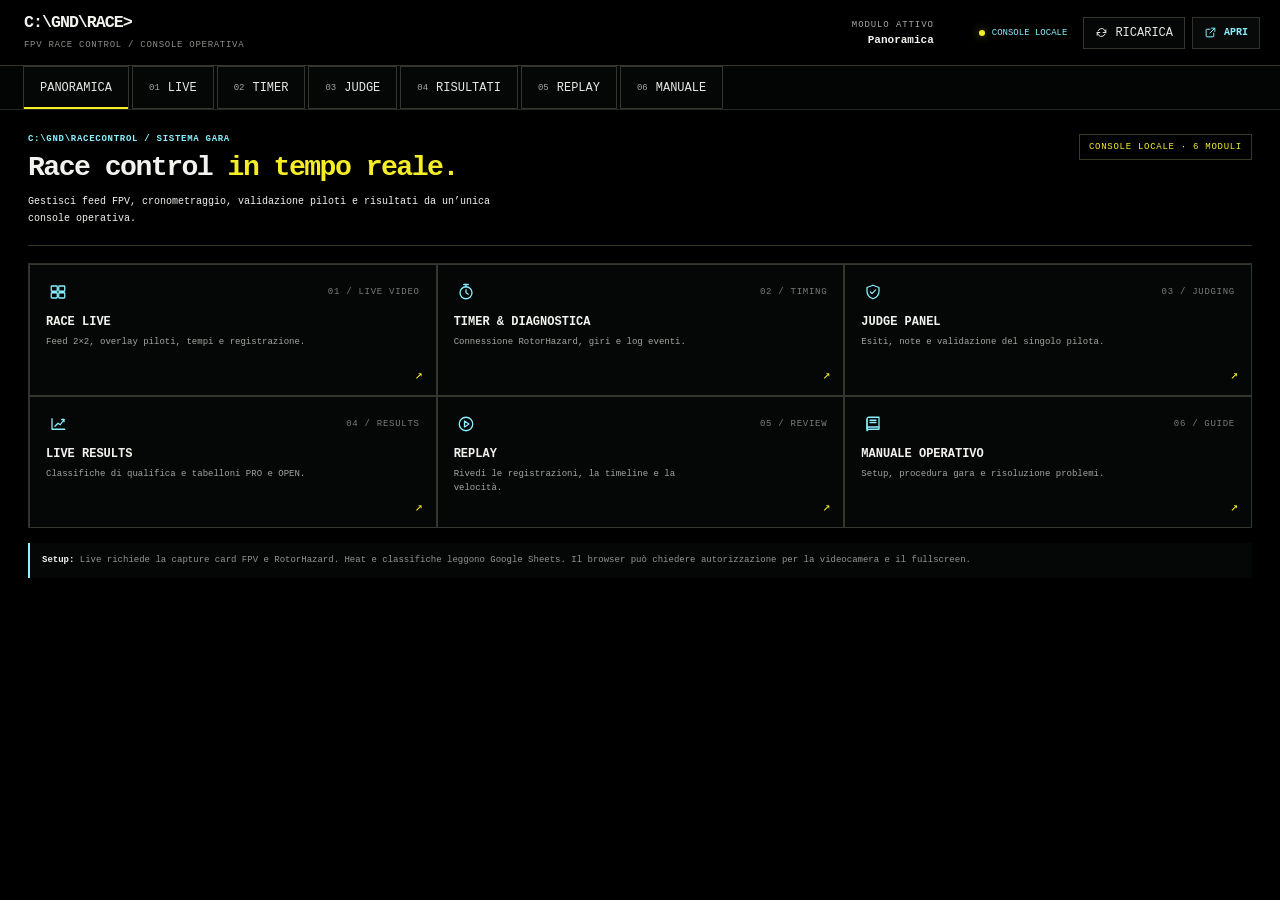
<file: index.html>
<!DOCTYPE html>
<html lang="it">
<head>
<meta charset="UTF-8">
<meta name="viewport" content="width=device-width, initial-scale=1.0">
<meta name="theme-color" content="#000000">
<title>C:\GND\RACECONTROL</title>
<style>
:root{--black:#000;--yellow:#f5ee26;--cyan:#89f1ff;--white:#f2f2ee;--muted:#8d9291;--line:#2b2d27;--panel:#070808;font-family:Consolas,"Cascadia Mono","Courier New",monospace;color-scheme:dark}*{box-sizing:border-box}html,body{width:100%;height:100%;margin:0;overflow:hidden;background:#000;color:var(--white)}body{font-family:Consolas,"Cascadia Mono","Courier New",monospace}.app{height:100dvh;display:grid;grid-template-rows:66px 44px minmax(0,1fr);background:#000}.masthead{display:flex;align-items:center;gap:18px;padding:0 20px 0 24px;border-bottom:1px solid #393b20;background:#000}.wordmark{min-width:0}.wordmark strong{display:block;color:var(--yellow);font-size:clamp(16px,1.3vw,22px);font-weight:900;letter-spacing:-.06em;line-height:1}.wordmark span{display:block;margin-top:8px;color:#8b8d88;font-size:9px;letter-spacing:.08em;text-transform:uppercase}.masthead-module{margin-left:auto;min-width:0;text-align:right}.masthead-module small{display:block;color:#888d8d;font-size:9px;letter-spacing:.1em;text-transform:uppercase}.masthead-module strong{display:block;max-width:36vw;overflow:hidden;margin-top:4px;color:var(--cyan);font-size:11px;font-weight:700;text-overflow:ellipsis;white-space:nowrap}.top-actions{display:flex;align-items:center;gap:7px;margin-left:18px}.top-status{display:flex;align-items:center;gap:7px;padding:6px 9px;color:var(--cyan);font-size:9px;text-transform:uppercase;white-space:nowrap}.top-status:before{width:6px;height:6px;border-radius:50%;background:var(--yellow);box-shadow:0 0 8px #f5ee2688;content:""}.tool-button{display:inline-flex;align-items:center;justify-content:center;gap:7px;min-height:32px;padding:0 11px;border:1px solid #30332c;background:#080909;color:var(--white);text-decoration:none;font:700 10px Consolas,"Courier New",monospace;text-transform:uppercase;cursor:pointer}.tool-button:hover{border-color:var(--cyan);color:var(--cyan)}.tool-button svg{width:13px;height:13px;fill:none;stroke:currentColor;stroke-width:1.8;stroke-linecap:round;stroke-linejoin:round}.module-tabs{display:flex;align-items:stretch;gap:3px;padding:0 23px;border-bottom:1px solid #252720;background:#030404;overflow-x:auto;scrollbar-width:thin;scrollbar-color:#333 #000}.module-tabs button{position:relative;display:flex;align-items:center;gap:8px;min-width:max-content;padding:0 16px;border:0;border-radius:0;background:transparent;color:#909391;font:10px Consolas,"Courier New",monospace;text-transform:uppercase;cursor:pointer}.module-tabs button:hover{color:#fff}.module-tabs button.active{background:var(--yellow);color:#080808;font-weight:900}.module-tabs button.active:after{position:absolute;right:0;bottom:-1px;left:0;height:2px;background:var(--yellow);content:""}.tab-num{color:inherit;font-size:9px;opacity:.7}.canvas{position:relative;min-height:0;overflow:hidden;background:#000}.dashboard{position:absolute;inset:0;overflow:auto;padding:24px 28px;background:#000}.hero{display:flex;align-items:flex-end;justify-content:space-between;gap:20px;padding:0 0 18px;border-bottom:1px solid #333522}.eyebrow{margin-bottom:9px;color:var(--cyan);font-size:9px;font-weight:700;letter-spacing:.12em;text-transform:uppercase}.hero h1{margin:0;color:#f4f4ef;font-size:clamp(22px,2.2vw,34px);font-weight:800;letter-spacing:-.055em;line-height:1.1}.hero h1 span{color:var(--yellow)}.hero p{max-width:510px;margin:9px 0 0;color:#939794;font-size:10px;line-height:1.7}.hero-status{align-self:flex-start;padding:7px 9px;border:1px solid #393b21;color:var(--yellow);font-size:9px;letter-spacing:.08em;text-transform:uppercase;white-space:nowrap}.dashboard-grid{display:grid;grid-template-columns:repeat(3,minmax(0,1fr));gap:0;margin-top:17px;border-top:1px solid var(--line);border-left:1px solid var(--line)}.module-card{position:relative;min-height:132px;display:flex;flex-direction:column;align-items:flex-start;padding:15px 16px;border:0;border-right:1px solid var(--line);border-bottom:1px solid var(--line);border-radius:0;background:#000;color:var(--white);text-align:left;cursor:pointer;transition:background .15s}.module-card:hover{background:#0a0c0b}.card-top{width:100%;display:flex;align-items:center;justify-content:space-between}.card-icon{width:24px;height:24px;display:grid;place-items:center;color:var(--cyan)}.card-icon svg{width:18px;height:18px;fill:none;stroke:currentColor;stroke-width:1.7;stroke-linecap:round;stroke-linejoin:round}.card-number{color:#777d79;font-size:9px;letter-spacing:.08em}.module-card strong{margin-top:11px;color:#f1f2ee;font-size:12px;font-weight:800;text-transform:uppercase}.module-card p{max-width:270px;margin:6px 0 0;color:#888e8b;font-size:9px;line-height:1.6}.module-card .arrow{position:absolute;right:13px;bottom:12px;color:var(--yellow);font-size:13px}.section-foot{margin-top:15px;padding:10px 12px;border-left:2px solid var(--cyan);background:#050606;color:#919794;font-size:9px;line-height:1.7}.section-foot strong{color:var(--cyan)}.frame-wrap{position:absolute;inset:0;display:none;background:#000}.frame-wrap.visible{display:block}.frame-wrap iframe{display:block;width:100%;height:100%;border:0;background:#000}.frame-wrap iframe[hidden]{display:none}.sr-only{position:absolute;width:1px;height:1px;padding:0;margin:-1px;overflow:hidden;clip:rect(0,0,0,0);white-space:nowrap;border:0}@media(max-width:900px){.masthead{padding-inline:14px}.dashboard{padding:20px}.dashboard-grid{grid-template-columns:repeat(2,minmax(0,1fr))}.top-status{display:none}}@media(max-width:600px){.app{grid-template-rows:58px 42px minmax(0,1fr)}.masthead{gap:8px;padding-inline:11px}.wordmark strong{font-size:15px}.wordmark span{font-size:8px;margin-top:6px}.masthead-module{display:none}.top-actions{gap:4px;margin-left:auto}.tool-button{min-height:29px;padding:0 7px;font-size:8px}.module-tabs{padding:0 5px;gap:0}.module-tabs button{padding:0 11px;font-size:9px}.tab-num{display:none}.dashboard{padding:18px 12px}.hero{display:block;padding-bottom:13px}.hero h1{font-size:25px}.hero p{font-size:9px}.hero-status{display:inline-flex;margin-top:12px}.dashboard-grid{grid-template-columns:1fr 1fr;margin-top:12px}.module-card{min-height:118px;padding:11px}.module-card strong{font-size:10px}.module-card p{font-size:8px}.section-foot{font-size:8px}}@media(max-width:380px){.dashboard-grid{grid-template-columns:1fr}.masthead{padding-inline:8px}.wordmark strong{font-size:13px}.module-tabs button{padding:0 9px}}
</style>
<link rel="stylesheet" href="racecontrol-theme.css">
</head>
<body>
<div class="app">
<header class="masthead">
  <div class="wordmark"><strong>C:\GND\RACE&gt;</strong><span>FPV Race Control / Console operativa</span></div>
  <div class="masthead-module"><small>Modulo attivo</small><strong id="pageTitle">Panoramica</strong></div>
  <div class="top-actions"><div class="top-status">Console locale</div><button class="tool-button" id="reloadButton" type="button" hidden title="Ricarica modulo"><svg viewBox="0 0 24 24"><path d="M20 7v5h-5M4 17v-5h5"/><path d="M5.5 9a7 7 0 0 1 11.8-2L20 12M4 12l2.7 5a7 7 0 0 0 11.8-2"/></svg>Ricarica</button><a class="tool-button" id="openButton" href="#" target="_blank" rel="noopener" hidden title="Apri in una nuova scheda"><svg viewBox="0 0 24 24"><path d="M14 4h6v6M20 4l-9 9"/><path d="M18 13v6a1 1 0 0 1-1 1H5a1 1 0 0 1-1-1V7a1 1 0 0 1 1-1h6"/></svg>Apri</a></div>
</header>
<nav class="module-tabs" id="moduleTabs" aria-label="Moduli Race Control">
  <button type="button" class="active" data-view="home">Panoramica</button>
  <button type="button" data-view="live"><span class="tab-num">01</span>Live</button>
  <button type="button" data-view="timer"><span class="tab-num">02</span>Timer</button>
  <button type="button" data-view="judge"><span class="tab-num">03</span>Judge</button>
  <button type="button" data-view="results"><span class="tab-num">04</span>Risultati</button>
  <button type="button" data-view="replay"><span class="tab-num">05</span>Replay</button>
  <button type="button" data-view="guide"><span class="tab-num">06</span>Manuale</button>
</nav>
<main class="canvas">
  <section class="dashboard" id="dashboard">
    <div class="hero"><div><div class="eyebrow">C:\GND\RACECONTROL / Sistema gara</div><h1>Race control <span>in tempo reale.</span></h1><p>Gestisci feed FPV, cronometraggio, validazione piloti e risultati da un’unica console operativa.</p></div><span class="hero-status">Console locale · 6 moduli</span></div>
    <div class="dashboard-grid">
      <button class="module-card" data-view="live"><div class="card-top"><span class="card-icon"><svg viewBox="0 0 24 24"><rect x="3" y="4" width="8" height="7" rx="1"/><rect x="13" y="4" width="8" height="7" rx="1"/><rect x="3" y="13" width="8" height="7" rx="1"/><rect x="13" y="13" width="8" height="7" rx="1"/></svg></span><span class="card-number">01 / LIVE VIDEO</span></div><strong>Race live</strong><p>Feed 2×2, overlay piloti, tempi e registrazione.</p><span class="arrow">↗</span></button>
      <button class="module-card" data-view="timer"><div class="card-top"><span class="card-icon"><svg viewBox="0 0 24 24"><circle cx="12" cy="13" r="8"/><path d="M12 9v4l3 2M9 2h6M12 2v3"/></svg></span><span class="card-number">02 / TIMING</span></div><strong>Timer & diagnostica</strong><p>Connessione RotorHazard, giri e log eventi.</p><span class="arrow">↗</span></button>
      <button class="module-card" data-view="judge"><div class="card-top"><span class="card-icon"><svg viewBox="0 0 24 24"><path d="M12 3 20 6v5c0 5-3.4 8.3-8 10-4.6-1.7-8-5-8-10V6z"/><path d="m8.5 12 2.2 2.2 4.8-5"/></svg></span><span class="card-number">03 / JUDGING</span></div><strong>Judge panel</strong><p>Esiti, note e validazione del singolo pilota.</p><span class="arrow">↗</span></button>
      <button class="module-card" data-view="results"><div class="card-top"><span class="card-icon"><svg viewBox="0 0 24 24"><path d="M4 19V5M4 19h17M8 15l4-4 3 2 5-7"/><path d="M17 6h3v3"/></svg></span><span class="card-number">04 / RESULTS</span></div><strong>Live results</strong><p>Classifiche di qualifica e tabelloni PRO e OPEN.</p><span class="arrow">↗</span></button>
      <button class="module-card" data-view="replay"><div class="card-top"><span class="card-icon"><svg viewBox="0 0 24 24"><circle cx="12" cy="12" r="9"/><path d="m10 8 6 4-6 4z"/></svg></span><span class="card-number">05 / REVIEW</span></div><strong>Replay</strong><p>Rivedi le registrazioni, la timeline e la velocità.</p><span class="arrow">↗</span></button>
      <button class="module-card" data-view="guide"><div class="card-top"><span class="card-icon"><svg viewBox="0 0 24 24"><path d="M4 5.5A2.5 2.5 0 0 1 6.5 3H20v16H6.5A2.5 2.5 0 0 0 4 21z"/><path d="M4 5.5v13A2.5 2.5 0 0 1 6.5 16H20M8 7h8M8 10h8"/></svg></span><span class="card-number">06 / GUIDE</span></div><strong>Manuale operativo</strong><p>Setup, procedura gara e risoluzione problemi.</p><span class="arrow">↗</span></button>
    </div>
    <div class="section-foot"><strong>Setup:</strong> Live richiede la capture card FPV e RotorHazard. Heat e classifiche leggono Google Sheets. Il browser può chiedere autorizzazione per la videocamera e il fullscreen.</div>
  </section>
  <div class="frame-wrap" id="frameWrap"></div>
</main>
</div>
<script>
const modules={live:{title:"Live video",file:"gnd_live.html"},timer:{title:"Timer & diagnostica",file:"gnd_timer.html"},judge:{title:"Judge panel",file:"gnd_judge.html"},results:{title:"Live results",file:"gnd_results.html"},replay:{title:"Replay",file:"gnd_replay.html"},guide:{title:"Manuale operativo",file:"gnd_manual.html"}};
const dashboard=document.getElementById("dashboard"),frameWrap=document.getElementById("frameWrap"),title=document.getElementById("pageTitle"),reload=document.getElementById("reloadButton"),open=document.getElementById("openButton");
const moduleFrames={};
let activeView="home";
function ensureModuleFrame(view){
  if(moduleFrames[view])return moduleFrames[view];
  const item=modules[view],frame=document.createElement("iframe");
  frame.title=item.title;
  frame.allow="camera; microphone; fullscreen; autoplay; clipboard-read; clipboard-write";
  frame.allowFullscreen=true;
  frame.src=new URL(item.file,location.href).href;
  frame.hidden=true;
  frameWrap.appendChild(frame);
  moduleFrames[view]=frame;
  return frame;
}
function setView(view,writeHash=true){
  if(view!=="home"&&!modules[view])view="home";
  activeView=view;
  document.querySelectorAll("#moduleTabs [data-view]").forEach(el=>el.classList.toggle("active",el.dataset.view===view));
  dashboard.hidden=view!=="home";
  frameWrap.classList.toggle("visible",view!=="home");
  reload.hidden=view==="home";
  open.hidden=view==="home";
  if(view==="home"){
    title.textContent="Panoramica";
    Object.values(moduleFrames).forEach(frame=>frame.hidden=true);
  }else{
    const item=modules[view],selected=ensureModuleFrame(view);
    title.textContent=item.title;
    Object.entries(moduleFrames).forEach(([key,frame])=>frame.hidden=key!==view);
    open.href=item.file;
  }
  if(writeHash){const hash=view==="home"?"#home":"#"+view;if(location.hash!==hash)history.pushState({view},"",hash)}
}
document.addEventListener("click",event=>{const trigger=event.target.closest("[data-view]");if(trigger){event.preventDefault();setView(trigger.dataset.view)}});
window.addEventListener("hashchange",()=>setView(location.hash.slice(1)||"home",false));
window.addEventListener("popstate",()=>setView(location.hash.slice(1)||"home",false));
reload.addEventListener("click",()=>{const frame=moduleFrames[activeView];if(frame)frame.src=modules[activeView].file});
document.addEventListener("keydown",event=>{if(event.altKey&&!event.ctrlKey&&!event.metaKey){const order=["live","timer","judge","results","replay","guide"],index=Number(event.key)-1;if(index>=0&&index<order.length){event.preventDefault();setView(order[index])}else if(event.key==="0"){event.preventDefault();setView("home")}}});
setView(location.hash.slice(1)||"home",false);</script>
</body>
</html>
</file>
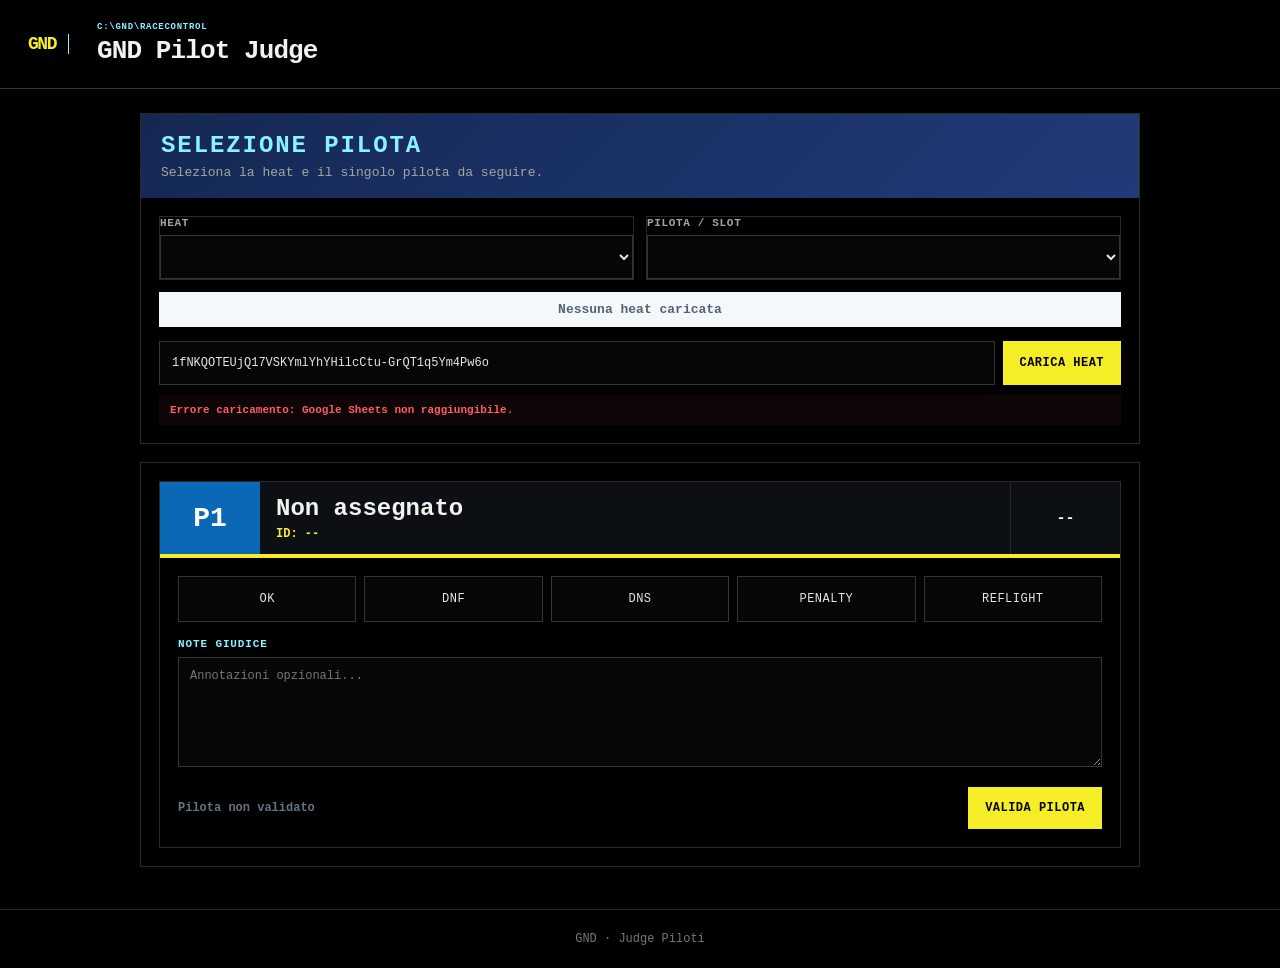
<file: gnd_judge.html>
<!DOCTYPE html>
<html lang="it">
<head>
<meta charset="UTF-8">
<meta name="viewport" content="width=device-width, initial-scale=1.0">
<title>C:\GND\RACECONTROL · GND Judge</title>

<style>
:root{
  --blue:#005b96;
  --navy:#001f3f;
  --line:#d7e2ec;
  --text:#102033;
  --green:#1f8a43;
  --red:#b71c1c;
  --orange:#c57900;
  --purple:#6a3bb8;
}

*{box-sizing:border-box}

html,body{
  margin:0;
  min-height:100%;
}

body{
  font-family:Arial,Helvetica,sans-serif;
  background:linear-gradient(180deg,#fff,#f3f7fb);
  color:var(--text);
}

.top-strip{
  height:36px;
  background:#172027;
}

header{
  background:#fff;
  border-bottom:1px solid #e5edf5;
  box-shadow:0 8px 24px rgba(0,0,0,.06);
}

.header-inner{
  padding:22px 28px;
  display:flex;
  align-items:center;
  justify-content:space-between;
  gap:20px;
}

.brand{
  display:flex;
  align-items:center;
  gap:16px;
}

.logo{
  width:126px;
}

.brand small{
  display:block;
  color:var(--blue);
  font-weight:800;
  text-transform:uppercase;
  letter-spacing:.12em;
  font-size:12px;
  margin-bottom:4px;
}

.brand h1{
  margin:0;
  color:var(--navy);
  font-size:26px;
}

main{
  padding:24px;
}

.panel{
  max-width:1000px;
  margin:0 auto 18px;
  background:#fff;
  border:1px solid var(--line);
  border-radius:18px;
  box-shadow:0 12px 32px rgba(0,0,0,.07);
  overflow:hidden;
}

.panel-head{
  padding:18px 20px;
  background:linear-gradient(135deg,#152853,#203b78);
  color:#fff;
}

.panel-head h2{
  margin:0;
  font-size:24px;
  text-transform:uppercase;
}

.panel-head p{
  margin:6px 0 0;
  color:#d9e7f1;
  font-size:13px;
}

.panel-body{
  padding:18px;
}

.selector-grid{
  display:grid;
  grid-template-columns:1fr 1fr;
  gap:12px;
}

.selector-box label{
  display:block;
  margin-bottom:6px;
  color:#596a79;
  font-size:11px;
  font-weight:900;
  text-transform:uppercase;
  letter-spacing:.06em;
}

select,
input,
textarea{
  width:100%;
  border:1px solid var(--line);
  border-radius:12px;
  background:#fff;
  color:var(--text);
  font-family:inherit;
}

select,input{
  min-height:44px;
  padding:0 12px;
}

textarea{
  min-height:110px;
  padding:11px;
  resize:vertical;
}

.sheet-row{
  margin-top:14px;
  display:flex;
  gap:8px;
}

.sheet-row input{
  flex:1;
}

button{
  min-height:42px;
  padding:0 16px;
  border:1px solid var(--line);
  border-radius:999px;
  background:#fff;
  color:var(--navy);
  font-size:12px;
  font-weight:900;
  text-transform:uppercase;
  letter-spacing:.04em;
  cursor:pointer;
}

button.primary{
  background:var(--blue);
  border-color:var(--blue);
  color:#fff;
}

button.success{
  background:var(--green);
  border-color:var(--green);
  color:#fff;
}

.status-bar{
  margin-top:10px;
  padding:9px 11px;
  border-radius:10px;
  background:#f2f6f9;
  color:#5c6b78;
  font-size:11px;
  font-weight:800;
}

.status-bar.ok{
  background:#edf8ef;
  color:var(--green);
}

.status-bar.error{
  background:#fff0f0;
  color:var(--red);
}

.heat-description{
  margin-top:12px;
  padding:10px 14px;
  border-radius:12px;
  background:#f5f8fb;
  color:#526273;
  font-size:13px;
  font-weight:800;
  text-align:center;
}

.pilot-card{
  border:1px solid var(--line);
  border-radius:18px;
  overflow:hidden;
}

.pilot-head{
  display:grid;
  grid-template-columns:100px minmax(0,1fr) 110px;
  min-height:76px;
  background:#0c1015;
  color:#fff;
  border-bottom:4px solid var(--blue);
}

.pilot-card.open .pilot-head{
  border-bottom-color:#e3232a;
}

.slot{
  display:flex;
  align-items:center;
  justify-content:center;
  background:#0a68b7;
  font-size:28px;
  font-weight:900;
}

.pilot-card.open .slot{
  background:#b3131b;
}

.pilot-info{
  min-width:0;
  padding:12px 16px;
  display:flex;
  flex-direction:column;
  justify-content:center;
}

.pilot-name{
  font-size:24px;
  font-weight:900;
  white-space:nowrap;
  overflow:hidden;
  text-overflow:ellipsis;
}

.pilot-id{
  margin-top:5px;
  color:#bac7d1;
  font-size:12px;
  font-weight:800;
}

.category{
  display:flex;
  align-items:center;
  justify-content:center;
  border-left:1px solid rgba(255,255,255,.1);
  font-size:15px;
  font-weight:900;
}

.pilot-body{
  padding:18px;
}

.status-buttons{
  display:grid;
  grid-template-columns:repeat(5,minmax(0,1fr));
  gap:8px;
}

.status-btn{
  min-width:0;
  min-height:46px;
  border-radius:12px;
  font-size:11px;
}

.status-btn.active[data-status="OK"]{
  background:var(--green);
  color:#fff;
  border-color:var(--green);
}

.status-btn.active[data-status="DNF"],
.status-btn.active[data-status="DNS"]{
  background:var(--red);
  color:#fff;
  border-color:var(--red);
}

.status-btn.active[data-status="PENALTY"]{
  background:var(--orange);
  color:#fff;
  border-color:var(--orange);
}

.status-btn.active[data-status="REFLIGHT"]{
  background:var(--purple);
  color:#fff;
  border-color:var(--purple);
}

.note-label{
  display:block;
  margin:16px 0 7px;
  color:#596a79;
  font-size:11px;
  font-weight:900;
  text-transform:uppercase;
}

.validation-row{
  margin-top:16px;
  display:flex;
  align-items:center;
  justify-content:space-between;
  gap:12px;
  flex-wrap:wrap;
}

.validation-info{
  color:#657482;
  font-size:12px;
  font-weight:800;
}

.validated-badge{
  display:none;
  padding:7px 11px;
  border-radius:999px;
  background:#edf8ef;
  color:var(--green);
  font-size:11px;
  font-weight:900;
  text-transform:uppercase;
}

.validated-badge.show{
  display:inline-flex;
}

footer{
  padding:22px;
  text-align:center;
  color:#6d7b88;
  font-size:12px;
}

@media(max-width:760px){
  .selector-grid{
    grid-template-columns:1fr;
  }

  .status-buttons{
    grid-template-columns:repeat(2,minmax(0,1fr));
  }

  .pilot-head{
    grid-template-columns:80px minmax(0,1fr) 90px;
  }

  .header-inner{
    flex-direction:column;
    align-items:flex-start;
  }
}
</style>
<link rel="stylesheet" href="racecontrol-theme.css">
<script>(()=>{const map={f9uRaceTargetLaps:"gndRaceTargetLaps",f9uHeatSheetId:"gndHeatSheetId",f9uRhDiagServer:"gndRhDiagServer",f9uSingleJudgeSheetId:"gndSingleJudgeSheetId",f9uSingleJudgeDecisions:"gndSingleJudgeDecisions"};for(const [oldKey,newKey] of Object.entries(map)){if(localStorage.getItem(newKey)===null){const value=localStorage.getItem(oldKey);if(value!==null)localStorage.setItem(newKey,value)}}})();</script>
</head>

<body>

<div class="top-strip"></div>

<header>
  <div class="header-inner">
    <div class="brand">
      

      <div>
        <small>C:\GND\RACECONTROL</small>
        <h1>GND Pilot Judge</h1>
      </div>
    </div>
  </div>
</header>

<main>

<section class="panel">
  <div class="panel-head">
    <h2>Selezione Pilota</h2>
    <p>Seleziona la heat e il singolo pilota da seguire.</p>
  </div>

  <div class="panel-body">

    <div class="selector-grid">
      <div class="selector-box">
        <label>Heat</label>
        <select id="heatSelect"></select>
      </div>

      <div class="selector-box">
        <label>Pilota / Slot</label>
        <select id="pilotSelect"></select>
      </div>
    </div>

    <div id="heatDescription" class="heat-description">
      Nessuna heat caricata
    </div>

    <div class="sheet-row">
      <input id="sheetInput"
             type="text"
             placeholder="URL o ID Google Sheet">
      <button id="loadHeatsBtn" class="primary">Carica Heat</button>
    </div>

    <div id="sheetStatus" class="status-bar">
      A=Heat · B=Slot P1-P4 · C=Nome · D=ID · E=Categoria · F=Descrizione
    </div>

  </div>
</section>

<section class="panel">
  <div class="panel-body">

    <article id="pilotCard" class="pilot-card">
      <div class="pilot-head">
        <div id="slotLabel" class="slot">P1</div>

        <div class="pilot-info">
          <div id="pilotName" class="pilot-name">Non assegnato</div>
          <div id="pilotId" class="pilot-id">ID: --</div>
        </div>

        <div id="pilotCategory" class="category">--</div>
      </div>

      <div class="pilot-body">

        <div class="status-buttons">
          <button class="status-btn" data-status="OK">OK</button>
          <button class="status-btn" data-status="DNF">DNF</button>
          <button class="status-btn" data-status="DNS">DNS</button>
          <button class="status-btn" data-status="PENALTY">Penalty</button>
          <button class="status-btn" data-status="REFLIGHT">Reflight</button>
        </div>

        <label class="note-label">Note giudice</label>
        <textarea id="judgeNote"
                  placeholder="Annotazioni opzionali..."></textarea>

        <div class="validation-row">
          <div class="validation-info">
            <span id="validationText">Pilota non validato</span>
          </div>

          <div>
            <span id="validatedBadge" class="validated-badge">Validato</span>
            <button id="validatePilotBtn" class="success">Valida Pilota</button>
          </div>
        </div>

      </div>
    </article>

  </div>
</section>

</main>

<footer>GND · Judge Piloti</footer>

<script>
const heatSelect = document.getElementById("heatSelect");
const pilotSelect = document.getElementById("pilotSelect");
const heatDescription = document.getElementById("heatDescription");
const sheetInput = document.getElementById("sheetInput");
const loadHeatsBtn = document.getElementById("loadHeatsBtn");
const sheetStatus = document.getElementById("sheetStatus");

const pilotCard = document.getElementById("pilotCard");
const slotLabel = document.getElementById("slotLabel");
const pilotName = document.getElementById("pilotName");
const pilotId = document.getElementById("pilotId");
const pilotCategory = document.getElementById("pilotCategory");

const statusButtons = [...document.querySelectorAll(".status-btn")];
const judgeNote = document.getElementById("judgeNote");
const validatePilotBtn = document.getElementById("validatePilotBtn");
const validatedBadge = document.getElementById("validatedBadge");
const validationText = document.getElementById("validationText");

let heats = [];
let currentHeatIndex = 0;
let currentPilotIndex = 0;

let sheetId =
  localStorage.getItem("gndSingleJudgeSheetId") ||
  "1fNKQOTEUjQ17VSKYmlYhYHilcCtu-GrQT1q5Ym4Pw6o";

let decisions =
  JSON.parse(
    localStorage.getItem("gndSingleJudgeDecisions") || "{}"
  );

sheetInput.value = sheetId;

function norm(value){
  return String(value ?? "")
    .replace(/\u00A0/g," ")
    .replace(/\s+/g," ")
    .trim();
}

function extractSheetId(value){
  const text = norm(value);
  const match =
    text.match(/\/spreadsheets\/d\/([a-zA-Z0-9-_]+)/);

  return match ? match[1] : text;
}

function setStatus(text,type=""){
  sheetStatus.textContent = text;
  sheetStatus.classList.remove("ok","error");

  if(type){
    sheetStatus.classList.add(type);
  }
}

function gvizRows(table){
  const rows=[];

  if(table?.cols){
    rows.push(
      table.cols.map(c=>norm(c.label||c.id||""))
    );
  }

  if(table?.rows){
    table.rows.forEach(row=>{
      rows.push(
        (row.c||[]).map(c=>
          c ? norm(c.f ?? c.v ?? "") : ""
        )
      );
    });
  }

  return rows;
}

function loadSheetJSONP(id){
  return new Promise((resolve,reject)=>{
    const cb =
      "gndSingleJudge_" +
      Date.now() + "_" +
      Math.floor(Math.random()*100000);

    const script = document.createElement("script");
    let done=false;

    const cleanup=()=>{
      try{delete window[cb]}catch(e){}
      script.remove();
    };

    const timeout=setTimeout(()=>{
      if(done)return;

      done=true;
      cleanup();
      reject(new Error("Timeout caricamento Google Sheet."));
    },10000);

    window[cb]=response=>{
      if(done)return;

      done=true;
      clearTimeout(timeout);

      try{
        if(!response){
          throw new Error("Risposta vuota.");
        }

        if(response.status==="error"){
          throw new Error(
            response.errors?.[0]?.detailed_message ||
            response.errors?.[0]?.message ||
            "Errore Google Visualization."
          );
        }

        resolve(gvizRows(response.table));
        cleanup();

      }catch(err){
        cleanup();
        reject(err);
      }
    };

    script.onerror=()=>{
      if(done)return;

      done=true;
      clearTimeout(timeout);
      cleanup();
      reject(new Error("Google Sheets non raggiungibile."));
    };

    const params=new URLSearchParams({
      sheet:"HEAT",
      tq:"select *",
      tqx:`responseHandler:${cb}`
    });

    script.src=
      `https://docs.google.com/spreadsheets/d/${encodeURIComponent(id)}/gviz/tq?${params}`;

    document.head.appendChild(script);
  });
}

function buildHeats(rows){
  const map=new Map();

  for(const row of rows){
    const heatRaw=norm(row[0]).toUpperCase();
    const slotRaw=norm(row[1]).toUpperCase();
    const name=norm(row[2]);
    const id=norm(row[3]);
    const category=norm(row[4]).toUpperCase();
    const description=norm(row[5]);

    if(!/^(?:\d+|F\d+)$/i.test(heatRaw)){
      continue;
    }

    if(!/^P[1-4]$/.test(slotRaw)){
      continue;
    }

    const isFinal=heatRaw.startsWith("F");
    const heatNumber=
      parseInt(isFinal ? heatRaw.slice(1) : heatRaw,10);

    const slotNumber=parseInt(slotRaw.slice(1),10);

    if(!map.has(heatRaw)){
      map.set(heatRaw,{
        heat:heatRaw,
        isFinal,
        heatNumber,
        description:description || "",
        pilots:[null,null,null,null]
      });
    }

    const heat=map.get(heatRaw);

    if(!heat.description && description){
      heat.description=description;
    }

    heat.pilots[slotNumber-1]={
      slot:slotRaw,
      name,
      id,
      category
    };
  }

  return [...map.values()]
    .sort((a,b)=>{
      if(a.isFinal !== b.isFinal){
        return a.isFinal ? 1 : -1;
      }

      return a.heatNumber-b.heatNumber;
    });
}

function decisionKey(heat,pilotIndex){
  return `${heat.heat}_${pilotIndex+1}`;
}

function getDecision(){
  const heat=heats[currentHeatIndex];
  const pilot=heat?.pilots[currentPilotIndex];

  if(!heat || !pilot){
    return null;
  }

  const key=decisionKey(heat,currentPilotIndex);

  if(!decisions[key]){
    decisions[key]={
      heat:heat.heat,
      description:heat.description || "",
      slot:pilot.slot,
      name:pilot.name,
      id:pilot.id,
      category:pilot.category,
      status:"",
      note:"",
      validated:false,
      validatedAt:null
    };
  }

  const d=decisions[key];

  d.heat=heat.heat;
  d.description=heat.description || "";
  d.slot=pilot.slot;
  d.name=pilot.name;
  d.id=pilot.id;
  d.category=pilot.category;

  return d;
}

function saveDecisions(){
  localStorage.setItem(
    "gndSingleJudgeDecisions",
    JSON.stringify(decisions)
  );
}

function renderSelectors(){
  heatSelect.innerHTML="";

  heats.forEach((heat,index)=>{
    const opt=document.createElement("option");

    opt.value=index;
    opt.textContent=
      heat.isFinal
        ? `Eliminatorie · ${heat.heat}`
        : `Heat ${heat.heat}`;

    heatSelect.appendChild(opt);
  });

  heatSelect.value=currentHeatIndex;

  renderPilotSelector();
}

function renderPilotSelector(){
  const heat=heats[currentHeatIndex];

  pilotSelect.innerHTML="";

  if(!heat){
    return;
  }

  heat.pilots.forEach((pilot,index)=>{
    const opt=document.createElement("option");

    opt.value=index;

    opt.textContent=
      pilot
        ? `P${index+1} · ${pilot.name}`
        : `P${index+1} · Non assegnato`;

    pilotSelect.appendChild(opt);
  });

  pilotSelect.value=currentPilotIndex;
}

function renderPilot(){
  const heat=heats[currentHeatIndex];

  if(!heat){
    return;
  }

  heatDescription.textContent=
    heat.description || "Nessuna descrizione";

  const pilot=heat.pilots[currentPilotIndex];

  slotLabel.textContent=`P${currentPilotIndex+1}`;

  if(!pilot){
    pilotName.textContent="Non assegnato";
    pilotId.textContent="ID: --";
    pilotCategory.textContent="--";
    pilotCard.classList.remove("open");

    statusButtons.forEach(btn=>btn.classList.remove("active"));
    judgeNote.value="";

    return;
  }

  pilotName.textContent=pilot.name || "Non assegnato";
  pilotId.textContent=`ID: ${pilot.id || "--"}`;
  pilotCategory.textContent=pilot.category || "--";

  pilotCard.classList.toggle(
    "open",
    pilot.category === "OPEN"
  );

  const decision=getDecision();

  statusButtons.forEach(btn=>{
    btn.classList.toggle(
      "active",
      btn.dataset.status === decision.status
    );
  });

  judgeNote.value=decision.note || "";

  if(decision.validated){
    validatedBadge.classList.add("show");

    validationText.textContent=
      `Validato il ${new Date(decision.validatedAt).toLocaleString("it-IT")}`;
  }else{
    validatedBadge.classList.remove("show");
    validationText.textContent="Pilota non validato";
  }

  saveDecisions();
}

function downloadJson(filename,data){
  const blob=new Blob(
    [JSON.stringify(data,null,2)],
    {type:"application/json"}
  );

  const url=URL.createObjectURL(blob);
  const a=document.createElement("a");

  a.href=url;
  a.download=filename;

  document.body.appendChild(a);
  a.click();
  a.remove();

  setTimeout(()=>URL.revokeObjectURL(url),5000);
}

statusButtons.forEach(btn=>{
  btn.addEventListener("click",()=>{
    const decision=getDecision();

    if(!decision){
      return;
    }

    decision.status=btn.dataset.status;
    decision.validated=false;
    decision.validatedAt=null;

    saveDecisions();
    renderPilot();
  });
});

judgeNote.addEventListener("input",()=>{
  const decision=getDecision();

  if(!decision){
    return;
  }

  decision.note=judgeNote.value;
  decision.validated=false;
  decision.validatedAt=null;

  saveDecisions();

  validatedBadge.classList.remove("show");
  validationText.textContent="Modifiche non validate";
});

validatePilotBtn.addEventListener("click",()=>{
  const heat=heats[currentHeatIndex];
  const pilot=heat?.pilots[currentPilotIndex];
  const decision=getDecision();

  if(!heat || !pilot || !decision){
    return;
  }

  if(!decision.status){
    alert("Seleziona prima lo stato del pilota.");
    return;
  }

  decision.validated=true;
  decision.validatedAt=new Date().toISOString();

  saveDecisions();
  renderPilot();

  downloadJson(
    `heat_${heat.heat}_${pilot.slot}_${pilot.id || "pilot"}.json`,
    decision
  );
});

heatSelect.addEventListener("change",()=>{
  currentHeatIndex=parseInt(heatSelect.value,10);

  renderPilotSelector();
  pilotSelect.value=currentPilotIndex;
  renderPilot();
});

pilotSelect.addEventListener("change",()=>{
  currentPilotIndex=parseInt(pilotSelect.value,10);
  renderPilot();
});

async function loadHeats(){
  const id=extractSheetId(sheetInput.value);

  if(!id){
    setStatus("Inserisci URL o ID Google Sheet.","error");
    return;
  }

  sheetId=id;
  sheetInput.value=id;

  localStorage.setItem("gndSingleJudgeSheetId",id);

  try{
    setStatus("Caricamento heat...");

    heats=
      buildHeats(
        await loadSheetJSONP(id)
      );

    if(!heats.length){
      throw new Error("Nessuna heat valida trovata.");
    }

    currentHeatIndex=0;
    currentPilotIndex=0;

    setStatus(
      `${heats.length} heat caricate dal tab HEAT.`,
      "ok"
    );

    renderSelectors();
    renderPilot();

  }catch(err){
    setStatus(
      `Errore caricamento: ${err.message}`,
      "error"
    );
  }
}

loadHeatsBtn.addEventListener("click",loadHeats);


document.addEventListener("keydown",event=>{
  if(
    event.target instanceof HTMLInputElement ||
    event.target instanceof HTMLTextAreaElement ||
    event.target instanceof HTMLSelectElement
  ){
    return;
  }

  if(!heats.length){
    return;
  }

  if(event.key === "ArrowLeft"){
    event.preventDefault();

    currentHeatIndex =
      (currentHeatIndex - 1 + heats.length) % heats.length;

    heatSelect.value=currentHeatIndex;
    renderPilotSelector();
    pilotSelect.value=currentPilotIndex;
    renderPilot();
  }

  if(event.key === "ArrowRight"){
    event.preventDefault();

    currentHeatIndex =
      (currentHeatIndex + 1) % heats.length;

    heatSelect.value=currentHeatIndex;
    renderPilotSelector();
    pilotSelect.value=currentPilotIndex;
    renderPilot();
  }
});


loadHeats();
</script>

</body>
</html>
</file>
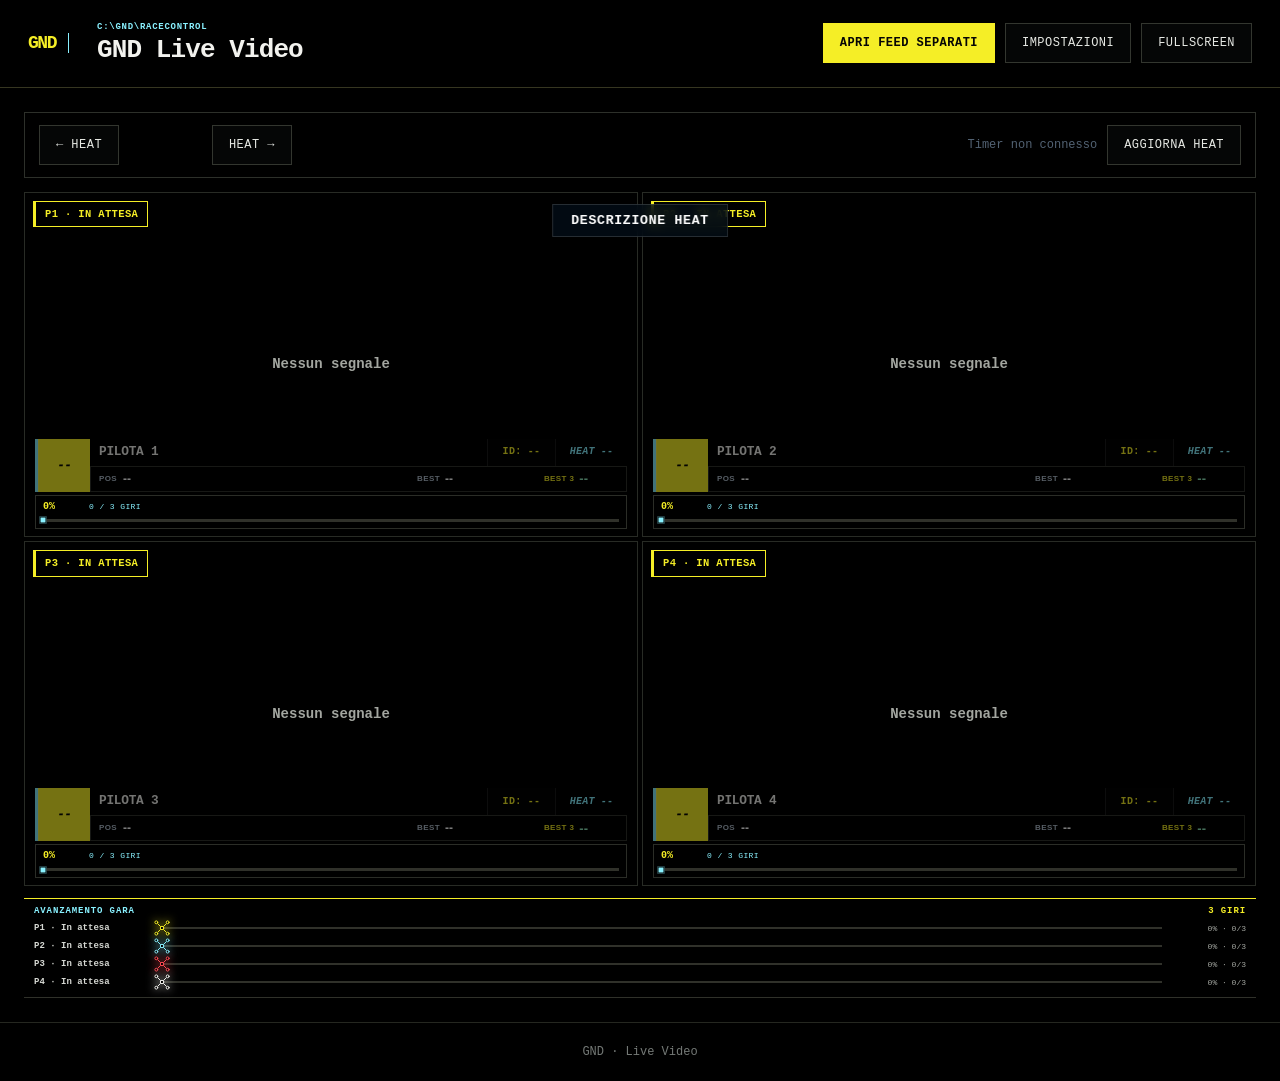
<file: gnd_live.html>
<!DOCTYPE html>
<html lang="it">
<head>
<meta charset="UTF-8">
<meta name="viewport" content="width=device-width, initial-scale=1.0">
<title>C:\GND\RACECONTROL · GND Live Video</title>

<style>
:root{
  --blue:#005b96;
  --blue-dark:#003f73;
  --navy:#001f3f;
  --line:#d7e2ec;
  --text:#102033;
  --bg:#f3f7fb;
}

*{box-sizing:border-box}

html,body{
  margin:0;
  width:100%;
  min-height:100%;
}

body{
  font-family:Arial,Helvetica,sans-serif;
  background:linear-gradient(180deg,#fff 0%,var(--bg) 100%);
  color:var(--text);
}

.top-strip{
  height:36px;
  background:#172027;
}

header{
  background:#fff;
  border-bottom:1px solid #e5edf5;
  box-shadow:0 8px 24px rgba(0,0,0,.06);
}

.header-inner{
  padding:22px 28px;
  display:flex;
  align-items:center;
  justify-content:space-between;
  gap:24px;
}

.brand{
  display:flex;
  align-items:center;
  gap:16px;
}

.site-logo{
  width:126px;
  height:auto;
  display:block;
}

.brand-title small{
  display:block;
  color:var(--blue);
  font-weight:700;
  text-transform:uppercase;
  letter-spacing:.12em;
  font-size:12px;
  margin-bottom:4px;
}

.brand-title h1{
  margin:0;
  color:var(--navy);
  font-size:26px;
  line-height:1.1;
}

.header-actions{
  display:flex;
  gap:10px;
  flex-wrap:wrap;
}

button,select{
  min-height:40px;
  border-radius:999px;
  border:1px solid var(--line);
  background:#fff;
  color:var(--navy);
  font-weight:800;
  font-size:12px;
}

button{
  padding:0 16px;
  cursor:pointer;
  text-transform:uppercase;
  letter-spacing:.04em;
}

button.primary{
  background:var(--blue);
  color:#fff;
  border-color:var(--blue);
}

main{
  padding:24px;
}

.settings-panel{
  display:none;
  margin-bottom:18px;
}

.settings-panel.open{
  display:block;
}

.system-status{
  margin-bottom:10px;
  padding:14px 16px;
  border:1px solid var(--line);
  border-radius:14px;
  background:#fff;
  box-shadow:0 8px 24px rgba(0,0,0,.05);
  font-size:13px;
  color:#4d5d6e;
}

.system-status strong{
  color:var(--navy);
}

.system-status.error{
  border-color:#efcaca;
  background:#fff5f5;
  color:#9c1b1b;
}

.source-panel{
  margin-bottom:18px;
  padding:14px;
  border:1px solid var(--line);
  border-radius:16px;
  background:#fff;
  display:flex;
  align-items:center;
  gap:10px;
  flex-wrap:wrap;
}

.source-panel select{
  min-width:280px;
  padding:0 12px;
}

.preview-panel{
  margin-top:12px;
  padding:12px;
  background:#fff;
  border:1px solid var(--line);
  border-radius:14px;
}

.preview-title{
  margin-bottom:8px;
  color:var(--navy);
  font-size:12px;
  font-weight:900;
  text-transform:uppercase;
  letter-spacing:.08em;
}

.preview-wrap{
  width:min(640px,100%);
  aspect-ratio:16/9;
  background:#000;
  overflow:hidden;
  border-radius:10px;
}

.preview-wrap video{
  width:100%;
  height:100%;
  object-fit:contain;
  display:block;
  background:#000;
}

.video-grid{
  position:relative;
  display:grid;
  grid-template-columns:repeat(2,minmax(0,1fr));
  gap:4px;
  background:#000;
}

.feed-card{
  position:relative;
  aspect-ratio:16/9;
  overflow:hidden;
  background:#071525;
}

.feed-label{
  position:absolute;
  left:12px;
  top:12px;
  z-index:10;
  padding:6px 10px;
  border-radius:999px;
  background:rgba(0,0,0,.60);
  color:#fff;
  font-size:12px;
  font-weight:900;
  letter-spacing:.06em;
  text-transform:uppercase;
}

/* Ogni riquadro mostra un quadrante dello stesso stream 2×2 */
.feed-view{
  position:absolute;
  inset:0;
  overflow:hidden;
  background:#000;
}

.feed-view canvas{
  position:absolute;
  inset:0;
  width:100%;
  height:100%;
  display:block;
  background:#000;
}

.placeholder{
  position:absolute;
  inset:0;
  display:flex;
  align-items:center;
  justify-content:center;
  color:#9eb0bf;
  font-weight:800;
  font-size:14px;
  z-index:2;
}

.feed-card.active .placeholder{
  display:none;
}

footer{
  text-align:center;
  padding:22px;
  color:#6d7b88;
  font-size:12px;
}

/* FULLSCREEN MATRIX */
body.presentation-mode{
  background:#000;
  overflow:hidden;
}

body.presentation-mode .top-strip,
body.presentation-mode header,
body.presentation-mode footer,
body.presentation-mode .settings-panel,
body.presentation-mode .system-status,
body.presentation-mode .source-panel{
  display:none;
}

body.presentation-mode main{
  padding:0;
  width:100vw;
  height:100vh;
}

body.presentation-mode .video-grid{
  width:100vw;
  height:100vh;
  gap:2px;
}

body.presentation-mode .feed-card{
  aspect-ratio:auto;
  height:50vh;
}

body.presentation-mode .feed-label{
  font-size:clamp(11px,1vw,18px);
}


.heat-toolbar{
  display:flex;
  align-items:center;
  justify-content:space-between;
  gap:12px;
  margin-bottom:14px;
  padding:12px 14px;
  background:#fff;
  border:1px solid var(--line);
  border-radius:14px;
  box-shadow:0 8px 24px rgba(0,0,0,.05);
}

.heat-toolbar-left,
.heat-toolbar-right{
  display:flex;
  align-items:center;
  gap:10px;
  flex-wrap:wrap;
}

.heat-current{
  color:var(--navy);
  font-size:16px;
  font-weight:900;
  text-transform:uppercase;
  letter-spacing:.05em;
}

.sheet-config{
  margin-top:12px;
  padding:12px;
  background:#fff;
  border:1px solid var(--line);
  border-radius:14px;
}

.sheet-config-title{
  margin-bottom:8px;
  color:var(--navy);
  font-size:12px;
  font-weight:900;
  text-transform:uppercase;
  letter-spacing:.08em;
}

.sheet-config-row{
  display:flex;
  gap:8px;
  flex-wrap:wrap;
}

.sheet-config input{
  flex:1 1 420px;
  min-height:40px;
  padding:0 12px;
  border:1px solid var(--line);
  border-radius:999px;
  font-size:12px;
  color:var(--navy);
  background:#fff;
}




/* GND broadcast lower third */
.pilot-overlay{
  position:absolute;
  left:14px;
  right:14px;
  bottom:14px;
  z-index:20;

  min-height:58px;
  display:grid;
  grid-template-columns:72px minmax(0,1fr) 132px;
  align-items:stretch;

  overflow:hidden;
  background:rgba(10,12,16,.92);
  border:1px solid rgba(255,255,255,.08);
  border-bottom:3px solid #168ee0;
  box-shadow:0 8px 18px rgba(0,0,0,.30);
  backdrop-filter:blur(4px);
}

.pilot-overlay::before,
.pilot-overlay::after{
  display:none;
}

/* Left category block, replacing the "position" feel of the F1 graphic */
.pilot-category{
  grid-column:1;
  grid-row:1;
  min-width:0;
  padding:0;

  display:flex;
  align-items:center;
  justify-content:center;

  background:#0b67b2;
  border-right:1px solid rgba(255,255,255,.10);

  color:#fff;
  font-size:clamp(15px,1.15vw,21px);
  font-weight:900;
  letter-spacing:.04em;
  text-transform:uppercase;
  clip-path:none;
}

/* Center: pilot identity */
.pilot-main{
  grid-column:2;
  grid-row:1;

  min-width:0;
  padding:7px 14px 6px;

  display:flex;
  flex-direction:column;
  justify-content:center;
  gap:3px;
}

.pilot-name{
  min-width:0;

  color:#fff;
  font-size:clamp(17px,1.35vw,25px);
  line-height:.95;
  font-weight:900;
  letter-spacing:-.025em;
  text-transform:uppercase;

  white-space:nowrap;
  overflow:hidden;
  text-overflow:ellipsis;
  text-shadow:none;
}

/* Right: ID, styled like a compact telemetry field */
.pilot-meta{
  grid-column:3;
  grid-row:1;

  margin:0;
  padding:0 13px;

  display:flex;
  align-items:center;
  justify-content:flex-end;

  border-left:1px solid rgba(255,255,255,.08);
  background:rgba(255,255,255,.025);
}

.pilot-id{
  min-height:0;
  padding:0;

  display:block;
  background:none;
  border:0;
  border-radius:0;

  color:#c6cbd2;
  font-size:clamp(10px,.72vw,12px);
  font-weight:800;
  letter-spacing:.08em;
  text-transform:uppercase;
  white-space:nowrap;
}

.pilot-id::before{
  content:"PILOT ID";
  display:block;
  width:auto;
  height:auto;
  margin:0 0 3px 0;

  background:none;
  box-shadow:none;
  transform:none;

  color:#666d75;
  font-size:8px;
  line-height:1;
  font-weight:900;
  letter-spacing:.12em;
}

/* PRO */
.pilot-overlay.category-pro{
  background:rgba(8,17,28,.92);
  border-bottom-color:#168ee0;
}

.pilot-overlay.category-pro .pilot-category{
  background:#0a68b7;
  color:#fff;
}

/* OPEN */
.pilot-overlay.category-open{
  background:rgba(28,8,10,.92);
  border-bottom-color:#e4232c;
}

.pilot-overlay.category-open .pilot-category{
  background:#b3131b;
  color:#fff;
}

.pilot-overlay.empty{
  opacity:.55;
}

.pilot-overlay.empty .pilot-category{
  background:#41464c;
}

body.presentation-mode .pilot-overlay{
  left:12px;
  right:12px;
  bottom:12px;
  min-height:62px;
  grid-template-columns:78px minmax(0,1fr) 145px;
}

body.presentation-mode .pilot-name{
  font-size:clamp(18px,1.45vw,27px);
}

body.presentation-mode .pilot-category{
  font-size:clamp(16px,1.2vw,22px);
}

body.presentation-mode .heat-toolbar{
  position:fixed;
  top:8px;
  left:50%;
  transform:translateX(-50%);
  z-index:100;
  margin:0;
  padding:7px 10px;
  border-color:rgba(255,255,255,.12);
  background:rgba(0,15,30,.72);
  color:#fff;
  box-shadow:none;
}

body.presentation-mode .heat-current{
  color:#fff;
}

body.presentation-mode .heat-toolbar button{
  min-height:34px;
  padding:0 12px;
  background:rgba(255,255,255,.10);
  color:#fff;
  border-color:rgba(255,255,255,.18);
}

body.presentation-mode .pilot-overlay{
  left:8px;
  right:8px;
  bottom:8px;
}


/* Category-driven broadcast label */
.pilot-overlay{
  background:linear-gradient(96deg,#071b31 0%,#0b315b 68%,#005b96 100%);
  border-top:2px solid #36a9ff;
}

.pilot-overlay::before{
  background:#168ee0;
}

.pilot-overlay .pilot-category{
  background:rgba(0,0,0,.22);
  border-left:1px solid rgba(255,255,255,.16);
}

.pilot-overlay .pilot-id::before{
  background:#39adff;
}

/* OPEN = RED */
.pilot-overlay.category-open{
  background:linear-gradient(96deg,#250606 0%,#761010 68%,#b71c1c 100%);
  border-top-color:#ff5555;
}

.pilot-overlay.category-open::before{
  background:#e12a2a;
}

.pilot-overlay.category-open .pilot-category{
  background:rgba(75,0,0,.34);
}

.pilot-overlay.category-open .pilot-id::before{
  background:#ff5555;
}

/* PRO = BLUE */
.pilot-overlay.category-pro{
  background:linear-gradient(96deg,#06182c 0%,#103d70 68%,#005b96 100%);
  border-top-color:#40b4ff;
}

.pilot-overlay.category-pro::before{
  background:#1594e8;
}

.pilot-overlay.category-pro .pilot-category{
  background:rgba(0,36,70,.34);
}

.pilot-overlay.category-pro .pilot-id::before{
  background:#40b4ff;
}


/* Slim semi-transparent pilot labels */
.pilot-overlay{
  left:12px;
  right:12px;
  bottom:12px;
  min-height:54px;
  grid-template-columns:6px minmax(0,1fr) auto;
  background:linear-gradient(96deg,
    rgba(7,27,49,.68) 0%,
    rgba(11,49,91,.62) 68%,
    rgba(0,91,150,.58) 100%);
  border-top:1px solid rgba(64,180,255,.75);
  border-right:1px solid rgba(255,255,255,.08);
  border-bottom:1px solid rgba(255,255,255,.08);
  backdrop-filter:blur(5px);
  box-shadow:0 8px 20px rgba(0,0,0,.22);
}

.pilot-main{
  padding:7px 12px 6px 13px;
}

.pilot-name{
  font-size:clamp(15px,1.2vw,22px);
  line-height:1;
}

.pilot-meta{
  margin-top:4px;
}

.pilot-id{
  min-height:17px;
  font-size:clamp(9px,.62vw,11px);
}

.pilot-id::before{
  width:16px;
  height:2px;
  margin-right:6px;
}

.pilot-category{
  min-width:82px;
  padding:0 12px 0 14px;
  background:rgba(0,36,70,.38);
  font-size:clamp(10px,.7vw,12px);
}

/* OPEN: red but translucent */
.pilot-overlay.category-open{
  background:linear-gradient(96deg,
    rgba(37,6,6,.70) 0%,
    rgba(118,16,16,.64) 68%,
    rgba(183,28,28,.58) 100%);
  border-top-color:rgba(255,85,85,.82);
}

.pilot-overlay.category-open .pilot-category{
  background:rgba(75,0,0,.38);
}

/* PRO: blue but translucent */
.pilot-overlay.category-pro{
  background:linear-gradient(96deg,
    rgba(6,24,44,.70) 0%,
    rgba(16,61,112,.64) 68%,
    rgba(0,91,150,.58) 100%);
  border-top-color:rgba(64,180,255,.82);
}

.pilot-overlay.category-pro .pilot-category{
  background:rgba(0,36,70,.38);
}

body.presentation-mode .pilot-overlay{
  left:10px;
  right:10px;
  bottom:10px;
  min-height:58px;
}

body.presentation-mode .pilot-name{
  font-size:clamp(16px,1.3vw,24px);
}

body.presentation-mode .pilot-category{
  min-width:88px;
  font-size:clamp(10px,.75vw,13px);
}


.heat-description-overlay{
  position:absolute;
  top:12px;
  left:50%;
  transform:translateX(-50%);
  z-index:30;
  max-width:80%;
  padding:8px 18px;
  background:rgba(4,14,26,.72);
  border:1px solid rgba(255,255,255,.14);
  border-radius:999px;
  color:#fff;
  font-size:clamp(13px,1.05vw,19px);
  font-weight:900;
  letter-spacing:.04em;
  text-transform:uppercase;
  text-align:center;
  backdrop-filter:blur(6px);
  box-shadow:0 8px 22px rgba(0,0,0,.28);
  white-space:nowrap;
  overflow:hidden;
  text-overflow:ellipsis;
  pointer-events:none;
}

body.presentation-mode .heat-description-overlay{
  top:10px;
  max-width:72%;
  padding:9px 20px;
  font-size:clamp(14px,1.15vw,21px);
}


/* Fullscreen cleanup: broadcast-only view */
body.presentation-mode .heat-toolbar{
  display:none !important;
}

body.presentation-mode .heat-description-overlay{
  top:14px;
  z-index:120;
  max-width:76%;
  padding:9px 22px;
  background:rgba(4,14,26,.68);
  border:1px solid rgba(255,255,255,.14);
  box-shadow:0 8px 24px rgba(0,0,0,.28);
}

/* Ensure no setup/control panels can overlap the video in fullscreen */
body.presentation-mode .settings-panel,
body.presentation-mode .system-status,
body.presentation-mode .source-panel,
body.presentation-mode .preview-panel,
body.presentation-mode .sheet-config{
  display:none !important;
}


/* High-impact category labels */
.pilot-overlay.category-pro{
  background:linear-gradient(96deg,
    rgba(0,35,88,.88) 0%,
    rgba(0,103,210,.84) 64%,
    rgba(0,145,255,.80) 100%);
  border-top:2px solid #55c8ff;
  box-shadow:
    0 8px 24px rgba(0,120,255,.34),
    0 0 18px rgba(0,145,255,.16);
}

.pilot-overlay.category-pro::before{
  background:linear-gradient(180deg,#79dcff 0%,#00a2ff 45%,#006bc7 100%);
  box-shadow:0 0 12px rgba(0,174,255,.75);
}

.pilot-overlay.category-pro .pilot-category{
  background:linear-gradient(135deg,
    rgba(0,108,224,.94),
    rgba(0,65,155,.94));
  color:#fff;
  text-shadow:0 1px 5px rgba(0,0,0,.35);
}

.pilot-overlay.category-pro .pilot-id::before{
  background:#66d5ff;
  box-shadow:0 0 8px rgba(65,196,255,.75);
}

/* OPEN = vivid racing red */
.pilot-overlay.category-open{
  background:linear-gradient(96deg,
    rgba(72,0,0,.90) 0%,
    rgba(205,13,24,.86) 64%,
    rgba(255,38,45,.82) 100%);
  border-top:2px solid #ff7676;
  box-shadow:
    0 8px 24px rgba(255,24,34,.34),
    0 0 18px rgba(255,36,45,.16);
}

.pilot-overlay.category-open::before{
  background:linear-gradient(180deg,#ff9696 0%,#ff3038 45%,#c4000d 100%);
  box-shadow:0 0 12px rgba(255,45,55,.78);
}

.pilot-overlay.category-open .pilot-category{
  background:linear-gradient(135deg,
    rgba(244,25,34,.96),
    rgba(155,0,10,.96));
  color:#fff;
  text-shadow:0 1px 5px rgba(0,0,0,.35);
}

.pilot-overlay.category-open .pilot-id::before{
  background:#ff8b8b;
  box-shadow:0 0 8px rgba(255,70,78,.75);
}

/* Stronger typography without losing video visibility */
.pilot-overlay.category-pro .pilot-name,
.pilot-overlay.category-open .pilot-name{
  color:#fff;
  text-shadow:
    0 2px 5px rgba(0,0,0,.72),
    0 0 8px rgba(255,255,255,.10);
}

.pilot-overlay.category-pro .pilot-id,
.pilot-overlay.category-open .pilot-id{
  color:#f2f8ff;
}


/* Single-line pilot information */
.pilot-overlay{
  min-height:44px;
  grid-template-columns:6px minmax(0,1fr) auto;
}

.pilot-main{
  padding:6px 12px 6px 13px;
  display:flex;
  flex-direction:row;
  align-items:center;
  gap:12px;
  min-width:0;
}

.pilot-name{
  flex:1 1 auto;
  min-width:0;
  font-size:clamp(14px,1.05vw,20px);
  line-height:1;
}

.pilot-meta{
  flex:0 0 auto;
  margin-top:0;
  display:flex;
  align-items:center;
}

.pilot-id{
  min-height:20px;
  padding:0;
  white-space:nowrap;
  font-size:clamp(9px,.62vw,11px);
}

.pilot-category{
  min-width:76px;
  padding:0 11px 0 13px;
  font-size:clamp(10px,.68vw,12px);
}

body.presentation-mode .pilot-overlay{
  min-height:48px;
}

body.presentation-mode .pilot-main{
  padding-top:6px;
  padding-bottom:6px;
}

body.presentation-mode .pilot-name{
  font-size:clamp(15px,1.15vw,22px);
}


/* ==========================================================
   GND BROADCAST THEME — inspired by modern motorsport TV UI
   ========================================================== */

body.presentation-mode{
  background:#050505;
}

body.presentation-mode main{
  padding:0;
  width:100vw;
  height:100vh;
}

/* Replace generic top layout with a black broadcast header */
body.presentation-mode::before{
  content:"";
  position:fixed;
  inset:0 0 auto 0;
  height:92px;
  z-index:70;
  background:
    linear-gradient(180deg,#050505 0%,#0a0a0a 100%);
  border-bottom:2px solid #d71920;
  box-shadow:0 4px 14px rgba(0,0,0,.45);
  pointer-events:none;
}

/* GND / LIVE VIDEO mark */
body.presentation-mode::after{
  content:"GND  ·  LIVE VIDEO";
  position:fixed;
  top:18px;
  left:22px;
  z-index:75;
  color:#fff;
  font-size:20px;
  line-height:1;
  font-weight:900;
  font-style:italic;
  letter-spacing:.03em;
  text-transform:uppercase;
  pointer-events:none;
}

/* move matrix below header */
body.presentation-mode .video-grid{
  position:absolute;
  top:92px;
  left:0;
  width:100vw;
  height:calc(100vh - 92px);
  gap:2px;
  background:#000;
}

body.presentation-mode .feed-card{
  height:calc((100vh - 94px)/2);
}

/* Center heat title in the top broadcast bar */
body.presentation-mode .heat-description-overlay{
  display:block !important;
  position:fixed;
  top:13px;
  left:50%;
  transform:translateX(-50%);
  z-index:90;
  width:min(760px,60vw);
  max-width:60vw;
  padding:0;
  background:none;
  border:0;
  border-radius:0;
  box-shadow:none;
  backdrop-filter:none;
  color:#fff;
  text-align:center;
  white-space:normal;
  overflow:visible;
  text-overflow:clip;
  pointer-events:none;
}

body.presentation-mode .heat-description-overlay::before{
  content:attr(data-heat-label);
  display:block;
  margin-bottom:4px;
  color:#e21a22;
  font-size:clamp(18px,1.55vw,28px);
  line-height:1;
  font-weight:900;
  font-style:italic;
  letter-spacing:.03em;
  text-transform:uppercase;
}

body.presentation-mode .heat-description-overlay{
  font-size:clamp(18px,1.5vw,28px);
  line-height:1.05;
  font-weight:900;
  font-style:italic;
  letter-spacing:.02em;
  text-transform:uppercase;
}

/* hide little top-left feed labels in fullscreen */
body.presentation-mode .feed-label{
  display:none !important;
}

/* Lower-third pilot graphics */
.pilot-overlay{
  position:absolute;
  left:14px;
  right:14px;
  bottom:12px;
  z-index:30;

  min-height:48px;
  display:grid;
  grid-template-columns:92px minmax(0,1fr) 96px 110px;
  align-items:stretch;

  overflow:hidden;
  background:linear-gradient(180deg,rgba(10,10,10,.96),rgba(3,3,3,.96));
  border:1px solid rgba(255,255,255,.09);
  border-radius:0;
  clip-path:polygon(1.5% 0,100% 0,98.3% 100%,0 100%);
  box-shadow:0 8px 18px rgba(0,0,0,.40);
  backdrop-filter:none;
}

.pilot-overlay::before,
.pilot-overlay::after{
  display:none;
}

.pilot-category{
  grid-column:1;
  min-width:0;
  padding:0 8px;
  display:flex;
  align-items:center;
  justify-content:center;

  background:#0a55d4;
  border:0;
  clip-path:polygon(12% 0,100% 0,88% 100%,0 100%);
  color:#fff;
  font-size:clamp(13px,.9vw,17px);
  line-height:1;
  font-weight:900;
  font-style:italic;
  letter-spacing:.03em;
  text-transform:uppercase;
}

.pilot-main{
  grid-column:2;
  min-width:0;
  padding:0 16px;
  display:flex;
  flex-direction:row;
  align-items:center;
  justify-content:flex-start;
  gap:10px;
}

.pilot-name{
  min-width:0;
  color:#fff;
  font-size:clamp(16px,1.2vw,23px);
  line-height:1;
  font-weight:900;
  letter-spacing:-.02em;
  text-transform:uppercase;
  white-space:nowrap;
  overflow:hidden;
  text-overflow:ellipsis;
  text-shadow:none;
}

.pilot-meta{
  grid-column:3;
  margin:0;
  padding:0 12px;
  display:flex;
  align-items:center;
  justify-content:center;
  border-left:1px solid rgba(255,255,255,.10);
  background:rgba(255,255,255,.015);
}

.pilot-id{
  min-height:0;
  padding:0;
  color:#fff;
  font-size:clamp(11px,.76vw,14px);
  line-height:1;
  font-weight:800;
  letter-spacing:.03em;
  text-transform:uppercase;
  white-space:nowrap;
}

.pilot-id::before{
  content:"";
  display:none;
}

/* extra right heat block */
.pilot-overlay .heat-mini{
  grid-column:4;
  display:flex;
  align-items:center;
  justify-content:center;
  padding:0 10px;
  border-left:1px solid rgba(255,255,255,.10);
  color:#fff;
  font-size:clamp(11px,.72vw,14px);
  line-height:1;
  font-weight:900;
  font-style:italic;
  letter-spacing:.02em;
  text-transform:uppercase;
  white-space:nowrap;
}

/* PRO / OPEN */
.pilot-overlay.category-pro .pilot-category{
  background:linear-gradient(180deg,#1657e8,#0a35a4);
}

.pilot-overlay.category-open .pilot-category{
  background:linear-gradient(180deg,#ff251f,#c80000);
}

.pilot-overlay.category-pro,
.pilot-overlay.category-open{
  border-bottom:1px solid rgba(255,255,255,.08);
}

.pilot-overlay.empty{
  opacity:.48;
}

.pilot-overlay.empty .pilot-category{
  background:#444;
}

/* full screen exact proportions */
body.presentation-mode .pilot-overlay{
  left:16px;
  right:16px;
  bottom:12px;
  min-height:52px;
  grid-template-columns:100px minmax(0,1fr) 110px 118px;
}

body.presentation-mode .pilot-name{
  font-size:clamp(17px,1.25vw,24px);
}

body.presentation-mode .pilot-category{
  font-size:clamp(14px,.92vw,18px);
}

/* Hide non-broadcast UI in fullscreen */
body.presentation-mode .heat-toolbar,
body.presentation-mode .settings-panel,
body.presentation-mode .system-status,
body.presentation-mode .source-panel,
body.presentation-mode .preview-panel,
body.presentation-mode .sheet-config,
body.presentation-mode footer,
body.presentation-mode header,
body.presentation-mode .top-strip{
  display:none !important;
}


/* ==========================================================
   VIDEO SIGNAL ANALYSIS
   ========================================================== */

.signal-overlay{
  position:absolute;
  inset:0;
  z-index:26;
  display:none;
  align-items:center;
  justify-content:center;
  pointer-events:none;
  background:rgba(25,25,25,.22);
}

.feed-card.no-signal .signal-overlay{
  display:flex;
}

.signal-badge{
  padding:10px 18px;
  background:rgba(8,8,8,.88);
  border:1px solid rgba(255,255,255,.14);
  border-left:5px solid #e21a22;
  color:#fff;
  font-size:clamp(18px,1.5vw,30px);
  line-height:1;
  font-weight:900;
  font-style:italic;
  letter-spacing:.08em;
  text-transform:uppercase;
  box-shadow:0 8px 22px rgba(0,0,0,.35);
}

.feed-card.no-signal .pilot-overlay{
  filter:grayscale(.45);
  opacity:.78;
}

.feed-card.no-signal .pilot-category{
  background:#4a4a4a !important;
}

.diagnostic-panel{
  margin-top:12px;
  padding:12px;
  border:1px solid var(--line);
  border-radius:14px;
  background:#fff;
}

.diagnostic-title{
  margin-bottom:8px;
  color:var(--navy);
  font-size:12px;
  font-weight:900;
  text-transform:uppercase;
  letter-spacing:.08em;
}

.diagnostic-grid{
  display:grid;
  grid-template-columns:repeat(4,minmax(0,1fr));
  gap:8px;
}

.diag-card{
  padding:10px;
  border:1px solid var(--line);
  border-radius:10px;
  background:#f8fbfe;
  font-size:11px;
  color:#4d5d6e;
}

.diag-card strong{
  display:block;
  margin-bottom:5px;
  color:var(--navy);
  font-size:12px;
}

.diag-state{
  margin-top:6px;
  font-weight:900;
  text-transform:uppercase;
}

.diag-state.ok{ color:#128a3a; }
.diag-state.bad{ color:#b71c1c; }

body.presentation-mode .diagnostic-panel{
  display:none !important;
}


.feed-card.dnf .signal-overlay{
  display:flex;
  background:rgba(15,0,0,.34);
}

.feed-card.dnf .signal-badge{
  padding:12px 24px;
  border-left:6px solid #ff1f2d;
  background:rgba(110,0,7,.92);
  color:#fff;
  font-size:clamp(26px,2.2vw,44px);
  letter-spacing:.12em;
}

.feed-card.dnf .pilot-overlay{
  filter:grayscale(.65);
  opacity:.72;
}

.feed-card.dnf .pilot-category{
  background:#555 !important;
}


/* Show the on-video alert only after the 5-second DNF threshold */
.feed-card.no-signal .signal-overlay,
.feed-card.dnf .signal-overlay{
  display:flex !important;
}

.feed-card.dnf .signal-badge{
  padding:12px 24px;
  border-left:6px solid #ff1f2d;
  background:rgba(110,0,7,.92);
  color:#fff;
  font-size:clamp(26px,2.2vw,44px);
  letter-spacing:.12em;
}


/* ==========================================================
   VIDEO RECORDING
   ========================================================== */
.recording-panel{
  margin-top:12px;
  padding:12px;
  background:#fff;
  border:1px solid var(--line);
  border-radius:14px;
}
.recording-title{
  margin-bottom:8px;
  color:var(--navy);
  font-size:12px;
  font-weight:900;
  text-transform:uppercase;
  letter-spacing:.08em;
}
.recording-row{
  display:flex;
  align-items:center;
  gap:8px;
  flex-wrap:wrap;
}
.recording-row button.rec{
  background:#b71c1c;
  border-color:#b71c1c;
  color:#fff;
}
.recording-row button.rec.active{
  background:#e21a22;
  box-shadow:0 0 0 3px rgba(226,26,34,.14);
}
.recording-state{
  display:flex;
  align-items:center;
  gap:8px;
  min-height:40px;
  padding:0 12px;
  border-radius:999px;
  background:#f6f9fc;
  color:#536474;
  font-size:11px;
  font-weight:800;
}
.recording-dot{
  width:9px;
  height:9px;
  border-radius:50%;
  background:#a7b1ba;
}
.recording-state.active{
  color:#a71920;
  background:#fff0f0;
}
.recording-state.active .recording-dot{
  background:#e21a22;
  box-shadow:0 0 0 4px rgba(226,26,34,.12);
  animation:recPulse 1s infinite;
}
@keyframes recPulse{
  0%,100%{opacity:1}
  50%{opacity:.35}
}
.recording-info{
  margin-top:8px;
  color:#6d7b88;
  font-size:11px;
}
body.presentation-mode .recording-panel{
  display:none !important;
}


#autoRecordBtn.armed{
  background:#0b4f88;
  border-color:#0b4f88;
  color:#fff;
  box-shadow:0 0 0 3px rgba(11,79,136,.12);
}

@media(max-width:900px){
  .diagnostic-grid{
    grid-template-columns:repeat(2,minmax(0,1fr));
  }
}

@media(max-width:900px){
  .header-inner{
    flex-direction:column;
    align-items:flex-start;
  }

  .source-panel select{
    min-width:180px;
    width:100%;
  }
}

/* Fullscreen lower-third layout fix */
.pilot-main{
  overflow:hidden;
}
.pilot-name{
  width:100%;
  min-width:0;
  overflow:hidden;
  text-overflow:ellipsis;
  white-space:nowrap;
}
.pilot-meta{
  min-width:0;
  overflow:hidden;
}
.pilot-id{
  max-width:100%;
  overflow:hidden;
  text-overflow:ellipsis;
}
body.presentation-mode .pilot-overlay{
  grid-template-columns:100px minmax(0,1fr) 112px 118px;
}

/* Live timing remains visible in the video matrix and fullscreen. */
.rh-timing{position:absolute;right:10px;top:10px;z-index:35;pointer-events:none;background:rgba(3,13,25,.84);border:1px solid rgba(100,190,255,.55);border-radius:8px;padding:7px 10px;color:#fff;min-width:116px;font:700 clamp(11px,1.05vw,18px)/1.45 Arial,sans-serif;font-variant-numeric:tabular-nums;white-space:pre-line;box-shadow:0 3px 12px #0005}
.rh-seat{display:block;font-size:9px;letter-spacing:.08em;color:#8fceff}
.rh-stale{border-color:#999}.rh-stale .rh-seat::after{content:' · OFFLINE';color:#ffc477}
.rh-help{font-size:12px;line-height:1.5;color:#526273}
#rh_liveState{font-size:12px;color:#526273;max-width:280px}
#rh_status.error{color:#b71c1c}#rh_status.ok{color:#1d8f43}
#rh_rawLog{max-height:280px;overflow:auto;white-space:pre-wrap;overflow-wrap:anywhere;background:#0b1520;color:#dce8f2;padding:12px;font-size:11px}
.rh-config summary{cursor:pointer;margin-bottom:10px}

/* Timing row integrated into the pilot lower third. */
.pilot-overlay, body.presentation-mode .pilot-overlay{
  grid-template-columns:clamp(48px,5vw,92px) minmax(0,1fr) clamp(55px,6vw,110px) clamp(60px,6vw,118px);
  grid-template-rows:minmax(36px,auto) auto;
  clip-path:none;border-radius:4px;overflow:hidden;
}
.pilot-overlay .pilot-category{grid-row:1 / 3;clip-path:none;min-width:0;padding:0 6px}
.pilot-overlay .pilot-main{padding:8px 10px}
.pilot-overlay .pilot-meta,.pilot-overlay .heat-mini{grid-row:1;padding:0 6px}
.pilot-overlay .rh-timing{
  position:static;grid-column:2 / -1;grid-row:2;display:flex;align-items:center;gap:10px;
  min-width:0;padding:6px 10px;margin:0;border:0;border-top:1px solid #ffffff26;
  border-radius:0;box-shadow:none;background:rgba(0,0,0,.55);white-space:normal;
  font:700 clamp(10px,.9vw,16px)/1.2 Arial,sans-serif;
}
.rh-values{display:grid;grid-template-columns:.65fr 1fr 1fr;gap:10px;flex:1;min-width:0;font-variant-numeric:tabular-nums}
.rh-values span{display:flex;align-items:baseline;gap:6px;color:#b5c4d3;font-size:.65em;letter-spacing:.05em;white-space:nowrap}
.rh-values b{color:white;font-size:1.55em;letter-spacing:0}
.rh-values span:last-child b{color:#8fe6ba}
.pilot-overlay .rh-seat{font-size:9px;white-space:nowrap;color:#b5c4d3}
.pilot-overlay .rh-stale .rh-seat::after{content:' · OFF';font-size:8px}
@media(max-width:650px){
  .pilot-overlay,body.presentation-mode .pilot-overlay{left:4px;right:4px;bottom:4px;grid-template-columns:36px minmax(0,1fr) 46px}
  .pilot-overlay .heat-mini{display:none}
  .pilot-overlay .pilot-name{font-size:12px}
  .pilot-overlay .pilot-category{font-size:9px}
  .pilot-overlay .pilot-id{font-size:8px}
  .pilot-overlay .rh-timing{gap:4px;padding:5px 6px}
  .rh-values{gap:4px}.rh-values span{flex-direction:column;gap:3px}
  .pilot-overlay .rh-seat{display:none}
}

.rh-values.rh-qualification{grid-template-columns:.45fr .5fr 1.1fr 1.35fr;gap:6px 12px;align-items:center}
.rh-qualification span{flex-direction:column;align-items:flex-start;gap:3px}
.rh-qualification .rh-best3{grid-column:4;grid-row:1 / 3;align-self:stretch;justify-content:center;border-left:1px solid #ffffff30;padding-left:12px}
.rh-qualification .rh-best3 b{color:#8fe6ba;font-size:1.9em}
.rh-best3 small{font-size:9px;letter-spacing:0;color:#b5c4d3}
.rh-qualification .rh-delta{grid-column:2 / 4}
.rh-qualification .rh-fastest{grid-column:1 / -1;flex-direction:row;align-items:center;color:#f0ccff;background:#7626b5;padding:4px 7px;border-radius:3px;gap:7px}
.rh-qualification .rh-fastest[hidden]{display:none}
.rh-qualification .rh-fastest b{color:white}
.rh-qualification .rh-record b{color:#8fe6ba}
.pilot-overlay .rh-timing{align-items:flex-start}
@media(max-width:650px){.rh-values.rh-qualification{gap:5px}.rh-qualification .rh-best3{padding-left:5px}.rh-best3 small{font-size:7px}.rh-qualification .rh-fastest{font-size:7px}}

/* Compact broadcast strip: fixed best-three, rotating secondary information. */
.pilot-overlay,body.presentation-mode .pilot-overlay{
 min-height:0;grid-template-rows:27px 26px;
 grid-template-columns:52px minmax(0,1fr) 68px 72px;
 left:10px;right:10px;bottom:8px;
}
.pilot-overlay .pilot-main,body.presentation-mode .pilot-main{padding:3px 9px}
.pilot-overlay .pilot-name,body.presentation-mode .pilot-name{font-size:clamp(12px,1vw,19px);line-height:1}
.pilot-overlay .pilot-category,body.presentation-mode .pilot-category{min-width:0;font-size:11px;padding:0 4px}
.pilot-overlay .pilot-id,.pilot-overlay .heat-mini{font-size:10px}
.pilot-overlay .rh-timing{padding:0 8px;gap:0;align-items:center;overflow:hidden}
.pilot-overlay .rh-seat{display:none}
.rh-values.rh-qualification{position:relative;display:block;height:25px;width:100%;font-size:13px;overflow:hidden}
.rh-values.rh-qualification>span{position:absolute;top:0;height:25px;display:flex;flex-direction:row;align-items:center;gap:6px;white-space:nowrap;margin:0;padding:0;border:0;line-height:1}
.rh-values.rh-qualification>span b{font-size:12px}
.rh-values.rh-qualification>span:nth-child(1){left:0;width:46px;font-size:8px}
.rh-values.rh-qualification>span:nth-child(2),
.rh-values.rh-qualification>span:nth-child(3),
.rh-values.rh-qualification>span:nth-child(5),
.rh-values.rh-qualification>span:nth-child(6){left:50px;right:160px;font-size:8px;opacity:0;transform:translateY(110%);animation:rh-slide 16s infinite}
.rh-values.rh-qualification>span:nth-child(3){animation-delay:-12s}
.rh-values.rh-qualification>span:nth-child(5){animation-delay:-8s}
.rh-values.rh-qualification>span:nth-child(6){animation-delay:-4s}
.rh-values.rh-qualification>.rh-best3{left:auto;right:25px;width:128px;justify-content:flex-end;gap:5px;font-size:8px;background:rgba(0,0,0,.3);padding:0 5px}
.rh-values.rh-qualification>.rh-best3 b{font-size:13px}
.rh-best3 small{display:none}
.rh-values.rh-qualification>.rh-fastest{right:0;left:auto;width:23px;justify-content:center;background:#822dcc;border-radius:3px;color:#fff;font-size:0;padding:0}
.rh-values.rh-qualification>.rh-fastest b{display:none}
.rh-values.rh-qualification>.rh-fastest[hidden]{display:none}
.rh-fastest svg{width:19px;height:17px;flex-shrink:0}
@keyframes rh-slide{
 0%,21%{opacity:1;transform:translateY(0)}
 25%,96%{opacity:0;transform:translateY(-110%)}
 97%,100%{opacity:0;transform:translateY(110%)}
}
@media(prefers-reduced-motion:reduce){
 .rh-values.rh-qualification>span:nth-child(2),.rh-values.rh-qualification>span:nth-child(3),.rh-values.rh-qualification>span:nth-child(5),.rh-values.rh-qualification>span:nth-child(6){animation:none}
 .rh-values.rh-qualification>span:nth-child(3){opacity:1;transform:none}
}
@media(max-width:650px){
 .pilot-overlay,body.presentation-mode .pilot-overlay{left:4px;right:4px;bottom:4px;grid-template-columns:32px minmax(0,1fr) 45px;grid-template-rows:23px 24px}
 .pilot-overlay .pilot-category,body.presentation-mode .pilot-category{font-size:8px}
 .pilot-overlay .pilot-name,body.presentation-mode .pilot-name{font-size:10px}
 .pilot-overlay .rh-timing{grid-column:1 / -1;padding:0 4px}
 .pilot-overlay .pilot-category{grid-row:1}
 .rh-values.rh-qualification>span:nth-child(1){width:28px;font-size:7px;gap:2px}
 .rh-values.rh-qualification>span:nth-child(2),.rh-values.rh-qualification>span:nth-child(3),.rh-values.rh-qualification>span:nth-child(5),.rh-values.rh-qualification>span:nth-child(6){left:30px;right:105px;font-size:6px;gap:3px}
 .rh-values.rh-qualification>span b{font-size:9px}
 .rh-values.rh-qualification>.rh-best3{right:19px;width:83px;font-size:6px;gap:3px;padding:0 2px}
 .rh-values.rh-qualification>.rh-best3 b{font-size:10px}
 .rh-values.rh-qualification>.rh-fastest{width:18px}
}

/* Fixed personal best lap alongside best three; purple fastest-lap dot. */
.rh-values.rh-qualification>.rh-single{right:160px;width:112px;justify-content:flex-end;font-size:8px;gap:5px;background:rgba(0,0,0,.3);padding:0 5px}
.rh-values.rh-qualification>.rh-single b{color:white;font-size:12px}
.rh-values.rh-qualification>span:nth-child(2),.rh-values.rh-qualification>span:nth-child(3),.rh-values.rh-qualification>span:nth-child(5),.rh-values.rh-qualification>span:nth-child(6){right:280px}
.rh-values.rh-qualification>.rh-fastest{width:12px;height:12px;top:6px;right:3px;border-radius:50%;background:#b34dff;box-shadow:0 0 7px #b34dff88;font-size:0}
@media(max-width:900px){
 .rh-values.rh-qualification>.rh-single{right:118px;width:83px;font-size:7px;padding:0 2px;gap:3px}
 .rh-values.rh-qualification>.rh-single b{font-size:10px}
 .rh-values.rh-qualification>.rh-best3{right:18px;width:98px;font-size:7px;gap:3px;padding:0 2px}
 .rh-values.rh-qualification>.rh-best3 b{font-size:10px}
 .rh-values.rh-qualification>span:nth-child(2),.rh-values.rh-qualification>span:nth-child(3),.rh-values.rh-qualification>span:nth-child(5),.rh-values.rh-qualification>span:nth-child(6){right:205px;font-size:7px;gap:3px}
}
@media(max-width:650px){
 .rh-values.rh-qualification>.rh-single{right:92px;width:70px;font-size:6px;gap:2px}
 .rh-values.rh-qualification>.rh-single b{font-size:9px}
 .rh-values.rh-qualification>.rh-best3{right:13px;width:77px;font-size:6px}
 .rh-values.rh-qualification>.rh-best3 b{font-size:9px}
 .rh-values.rh-qualification>.rh-fastest{width:9px;height:9px;top:8px;right:0}
 .rh-values.rh-qualification>span:nth-child(2),.rh-values.rh-qualification>span:nth-child(3),.rh-values.rh-qualification>span:nth-child(5),.rh-values.rh-qualification>span:nth-child(6){right:166px;font-size:6px}
}

/* Settings workspace, scoped to preserve the broadcast view. */
#settingsPanel{background:#edf2f7;border:1px solid #d7e1ec;border-radius:20px;padding:22px;margin-bottom:22px;color:#152b43}
.setup-heading{display:flex;justify-content:space-between;align-items:center;gap:16px;margin-bottom:18px}
.setup-eyebrow{font-size:10px;font-weight:900;letter-spacing:.18em;color:#46789d}
.setup-heading h2{font-size:25px;letter-spacing:-.035em;margin:6px 0}
.setup-heading p{font-size:13px;color:#62768b;margin:0;line-height:1.5}
.setup-tag{font-size:9px;letter-spacing:.12em;font-weight:800;background:#dfebf5;color:#3c678b;padding:8px 10px;border-radius:6px}
.setup-grid{display:grid;grid-template-columns:repeat(2,minmax(0,1fr));gap:16px;align-items:start}
.setup-card{min-width:0;background:white;border:1px solid #dce5ee;border-radius:14px;padding:20px;box-shadow:0 3px 12px #14355406}
.setup-card-head{display:flex;align-items:flex-start;gap:12px;margin-bottom:18px}
.setup-number{display:flex;align-items:center;justify-content:center;width:34px;height:34px;flex-shrink:0;background:#eaf3fb;border:1px solid #d4e7f5;color:#005b96;font:800 12px Arial;border-radius:9px}
.setup-card h3{font-size:16px;margin:1px 0 5px;letter-spacing:-.02em}
.setup-card-head p{font-size:12px;line-height:1.5;margin:0;color:#708195}
#settingsPanel .source-panel,#settingsPanel .sheet-config,#settingsPanel .recording-panel,#settingsPanel .preview-panel,#settingsPanel .diagnostic-panel{padding:0;margin:0;border:0;box-shadow:none;background:transparent}
#settingsPanel .sheet-config-title,#settingsPanel .recording-title{display:none}
#settingsPanel button{font-size:10px;letter-spacing:.02em;border-radius:8px;min-height:37px;padding:0 12px;transition:background .15s,box-shadow .15s}
#settingsPanel button:hover{box-shadow:0 2px 7px #173c5920}
#settingsPanel button:focus-visible,#settingsPanel input:focus-visible,#settingsPanel select:focus-visible,#settingsPanel summary:focus-visible{outline:3px solid #63b2ee;outline-offset:3px}
#settingsPanel input,#settingsPanel select{width:100%;min-width:0;flex:1 1 100%;border:1px solid #cfdce8;background:#f8fafc;border-radius:8px;min-height:42px;padding:0 12px;color:#213b55;font-size:12px}
#settingsPanel .sheet-config-row,#settingsPanel .source-panel,#settingsPanel .recording-row{gap:8px}
#settingsPanel .system-status{background:#e4edf5;border:0;border-left:3px solid #488abc;border-radius:7px;box-shadow:none;padding:11px 14px;font-size:12px;margin:0 0 16px;overflow-wrap:anywhere}
#settingsPanel .system-status.error{background:#fff0ef;border-left-color:#c13b3b;color:#942222}
#rh_status{font-size:12px;background:#f2f5f8;border-radius:7px;padding:10px 12px;overflow-wrap:anywhere}
#rh_status.ok{background:#eaf7ee}#rh_status.error{background:#fff0ef}
#settingsPanel details{border-top:1px solid #e6edf4;margin-top:14px;padding-top:12px}
#settingsPanel summary{cursor:pointer;color:#48647f;font-size:11px;font-weight:800;padding:3px 0;list-style-position:inside}
#settingsPanel details[open]>summary{margin-bottom:12px}
#settingsPanel .preview-wrap{width:100%;margin-bottom:14px}
#settingsPanel .diagnostic-grid{grid-template-columns:repeat(2,minmax(0,1fr))}
#settingsPanel .recording-info,#settingsPanel .rh-help{font-size:11px;line-height:1.65;color:#748497}
#settingsPanel .recording-state{border-radius:7px;font-size:10px}
@media(max-width:850px){.setup-grid{grid-template-columns:1fr}#settingsPanel{padding:14px}.setup-card{padding:16px}.setup-tag{display:none}}

#signalPlaceholder{position:absolute;inset:0;z-index:160;display:flex;align-items:center;justify-content:center;text-align:center;background:linear-gradient(135deg,#c6efff 0%,#79cef3 55%,#48afe1 100%);color:#064573;overflow:hidden}
#signalPlaceholder[hidden]{display:none}
#signalPlaceholder>div{padding:24px}
#signalPlaceholder span{font-size:clamp(12px,1.5vw,24px);font-weight:900;letter-spacing:.24em}
#signalPlaceholder h2{font-size:clamp(22px,4vw,64px);letter-spacing:-.035em;margin:16px 0}
#signalPlaceholder p{font-size:clamp(12px,1.4vw,22px);margin:0;color:#22668d}
body.all-feeds-lost .heat-description-overlay{visibility:hidden}

#signalPlaceholder{background:radial-gradient(ellipse at 90% 0%,#076aa4 0%,transparent 55%),linear-gradient(135deg,#061b32,#003f73);color:white;text-align:left;isolation:isolate}
#signalPlaceholder::before{content:'';position:absolute;inset:-60%;background:repeating-linear-gradient(130deg,transparent 0 130px,#60ceff08 131px 133px,transparent 134px 260px);transform:rotate(-8deg);z-index:-1}
#signalPlaceholder .waiting-screen{width:100%;height:100%;padding:clamp(16px,3.5vw,64px);display:flex;flex-direction:column;justify-content:space-between;gap:clamp(10px,2vw,28px);box-sizing:border-box}
#signalPlaceholder span{font-size:inherit;letter-spacing:inherit;font-weight:inherit}
.waiting-header{display:flex;justify-content:space-between;align-items:center;gap:20px}
.waiting-logo{background:white;padding:10px 18px;border-radius:3px;box-shadow:8px 8px 0 #39b7f5}
.waiting-logo .gnd-wait-logo{display:block;color:#050505;font:900 clamp(22px,4vw,42px)/1 Consolas,"Courier New",monospace;letter-spacing:-.08em}
#signalPlaceholder .waiting-live{font-size:clamp(8px,1vw,15px);font-weight:800;letter-spacing:.16em;color:#a7dcfa}
#signalPlaceholder .waiting-eyebrow{font-size:clamp(11px,1.1vw,19px);font-weight:900;color:#57caff;letter-spacing:.15em}
#signalPlaceholder h2{color:white;font-size:clamp(22px,3.5vw,60px);line-height:1.06;letter-spacing:-.035em;margin:8px 0;display:-webkit-box;-webkit-line-clamp:2;-webkit-box-orient:vertical;overflow:hidden}
#signalPlaceholder .waiting-heading p{color:#99bed9;font-size:clamp(10px,1.1vw,18px)}
.waiting-roster{display:grid;grid-template-columns:1fr 1fr;gap:clamp(8px,1.2vw,20px)}
.waiting-pilot{display:flex;align-items:center;gap:clamp(8px,1.1vw,18px);min-width:0;padding:clamp(10px,1.5vw,24px);border:1px solid #94d6ff30;border-left:4px solid #30baff;background:linear-gradient(100deg,#0d4e7ec9,#092943c9);border-radius:4px}
.waiting-slot{font-size:clamp(16px,2vw,32px);font-weight:900;font-style:italic;color:#52c9ff;flex-shrink:0}
.waiting-identity{flex:1;min-width:0}
.waiting-identity h3{font-size:clamp(12px,1.6vw,26px);text-transform:uppercase;white-space:nowrap;text-overflow:ellipsis;overflow:hidden;margin:0 0 5px;letter-spacing:-.02em;color:white}
#signalPlaceholder .waiting-identity p{font-size:clamp(8px,.85vw,13px);color:#9cc0da}
#signalPlaceholder .waiting-category{font-size:clamp(8px,.8vw,13px);padding:5px 8px;border-radius:3px;background:#1277b7;font-weight:900;letter-spacing:.04em}
.waiting-open{border-left-color:#ff515b}.waiting-open .waiting-slot{color:#ff848c}#signalPlaceholder .waiting-open .waiting-category{background:#c92335}
.waiting-empty{opacity:.5}
.waiting-footer{display:flex;align-items:center;gap:10px;color:#a5c4da;font-size:clamp(7px,.8vw,12px);font-weight:700;letter-spacing:.1em}
.waiting-dot{width:7px;height:7px;background:#52c9ff;border-radius:50%;box-shadow:0 0 10px #52c9ff;flex-shrink:0}.waiting-line{height:1px;flex:1;background:#7ac7ee30}
@media(max-width:650px){#signalPlaceholder .waiting-screen{padding:12px;gap:9px}.waiting-logo{padding:4px 8px;box-shadow:4px 4px 0 #39b7f5}.waiting-logo .gnd-wait-logo{font-size:22px}#signalPlaceholder h2{font-size:18px;margin:3px 0}.waiting-heading p,.waiting-live,.waiting-footer>span:last-child{display:none}.waiting-pilot{padding:8px;gap:6px}.waiting-identity h3{font-size:10px}.waiting-slot{font-size:14px}#signalPlaceholder .waiting-category{font-size:7px;padding:3px}.waiting-footer{font-size:6px}}
#fallbackHd{position:absolute;inset:0;z-index:170;background:#000}#fallbackHd[hidden]{display:none}#fallbackVideo{width:100%;height:100%;object-fit:contain;background:#000}#fallbackHd>span{position:absolute;bottom:18px;left:18px;background:#003f73dc;color:white;padding:9px 14px;border-left:3px solid #52c9ff;font:800 12px Arial;letter-spacing:.08em}</style>
<link rel="stylesheet" href="racecontrol-theme.css">
<script>(()=>{const map={f9uRaceTargetLaps:"gndRaceTargetLaps",f9uHeatSheetId:"gndHeatSheetId",f9uRhDiagServer:"gndRhDiagServer",f9uSingleJudgeSheetId:"gndSingleJudgeSheetId",f9uSingleJudgeDecisions:"gndSingleJudgeDecisions"};for(const [oldKey,newKey] of Object.entries(map)){if(localStorage.getItem(newKey)===null){const value=localStorage.getItem(oldKey);if(value!==null)localStorage.setItem(newKey,value)}}})();</script>
</head>

<body>

<div class="top-strip"></div>

<header>
  <div class="header-inner">

    <div class="brand">
      

      <div class="brand-title">
        <small>C:\GND\RACECONTROL</small>
        <h1>GND Live Video</h1>
      </div>
    </div>

    <div class="header-actions">
      <button id="popoutFeedsBtn" class="primary" type="button" title="Apri solo i quattro feed in una seconda finestra">Apri feed separati</button>
      <button id="settingsBtn">Impostazioni</button>
      <button id="fullscreenBtn">Fullscreen</button>
    </div>

  </div>
</header>

<main>

  <section id="settingsPanel" class="settings-panel">
 <div class="setup-heading"><div><span class="setup-eyebrow">GND / CONTROL ROOM</span><h2>Impostazioni Live</h2><p>Prepara le sorgenti e le connessioni prima della gara.</p></div><span class="setup-tag">CONFIGURAZIONE</span></div>
 <div id="systemStatus" class="system-status">
      <strong>Stato:</strong> abilita la sorgente video.
    </div>
 <div class="setup-grid">

 <section class="setup-card"><div class="setup-card-head"><span class="setup-number">01</span><div><h3>Sorgente video</h3><p>Seleziona la capture card e avvia i quattro feed.</p></div></div><div class="source-panel">
      <select id="cameraSelect">
        <option value="">Sorgente video...</option>
      </select>

      <button id="enableBtn" class="primary">Abilita Webcam</button>
      <button id="startBtn">Avvia Video</button>
      <button id="stopBtn">Stop</button>
      <button id="refreshBtn">Aggiorna Sorgenti</button>
    </div><details class="setup-notes"><summary>Anteprima e diagnostica segnale</summary><div class="preview-panel">
      <div class="preview-title">Preview segnale completo</div>
      <div class="preview-wrap">
        <video id="previewVideo" autoplay playsinline muted></video>
      </div>
    </div><div class="diagnostic-panel">
      <div class="diagnostic-title">Diagnostica Segnale Video</div>
      <div class="diagnostic-grid">
        <div class="diag-card" data-diag="0">
          <strong>P1</strong>
          <div class="diag-values">Lum -- · Sat -- · Var --</div>
          <div class="diag-state">In attesa</div>
        </div>
        <div class="diag-card" data-diag="1">
          <strong>P2</strong>
          <div class="diag-values">Lum -- · Sat -- · Var --</div>
          <div class="diag-state">In attesa</div>
        </div>
        <div class="diag-card" data-diag="2">
          <strong>P3</strong>
          <div class="diag-values">Lum -- · Sat -- · Var --</div>
          <div class="diag-state">In attesa</div>
        </div>
        <div class="diag-card" data-diag="3">
          <strong>P4</strong>
          <div class="diag-values">Lum -- · Sat -- · Var --</div>
          <div class="diag-state">In attesa</div>
        </div>
      </div>
    </div></details></section>
 <section class="setup-card"><div class="setup-card-head"><span class="setup-number">02</span><div><h3>Cronometraggio</h3><p>Collega RotorHazard per ricevere i tempi in diretta.</p></div></div><div class="sheet-config rh-config">
      <div class="sheet-config-title">RotorHazard · Tempi live</div>
      <div class="sheet-config-row">
        <input id="rh_serverInput" aria-label="Indirizzo server RotorHazard" placeholder="http://192.168.1.227">
        <button id="rh_connectBtn" class="primary">Connetti timer</button>
        <button id="rh_disconnectBtn">Disconnetti timer</button>
        <button id="rh_requestBtn">Richiedi tempi</button>
      </div>
      <p id="rh_status" role="status">Non connesso.</p>
      <details class="setup-notes"><summary>Associazione nodi e regole di qualifica</summary><p class="rh-help">P1 → Nodo 1 · P2 → Nodo 2 · P3 → Nodo 3 · P4 → Nodo 4.<br>Seleziona la stessa heat sul foglio e su RotorHazard. I tempi seguono i nodi della gara attuale; il cambio heat qui aggiorna i nomi.<br>BEST 3 = migliore somma di 3 giri consecutivi. Giri invalidi, eliminati, tardivi o numeri mancanti interrompono la sequenza. POS confronta solo i quattro nodi mostrati, con parità al millisecondo. Cerchio viola = miglior giro singolo tra i quattro, anche a pari merito. La registrazione salva il video sorgente senza queste sovrimpressioni.</p></details>
      <details><summary>Diagnostica timer</summary>
        <button id="rh_clearBtn">Pulisci log</button><button id="rh_copyBtn">Copia log</button>
        <pre id="rh_rawLog">In attesa di connessione...</pre>
      </details>
    </div></section>
 <section class="setup-card"><div class="setup-card-head"><span class="setup-number">03</span><div><h3>Heat e piloti</h3><p>Carica nomi, categorie e batterie dal foglio gara.</p></div></div><div class="sheet-config">
      <div class="sheet-config-title">Google Sheet · Heat</div>
      <div style="margin-bottom:8px;color:#6d7b88;font-size:11px;font-weight:700;">
        A=Heat (es. 12 oppure F46=Eliminatorie) · B=Slot P1-P4 · C=Nome e Cognome · D=ID · E=Categoria · F=Descrizione Heat
      </div>
      <div class="sheet-config-row">
        <input id="heatSheetInput"
               type="text"
               placeholder="Incolla URL o ID del Google Sheet">
        <button id="loadHeatsBtn" class="primary">Carica Heat</button>
      </div>
    </div></section>
 <section class="setup-card"><div class="setup-card-head"><span class="setup-number">04</span><div><h3>Registrazione</h3><p>Salva il video della sessione o attiva la registrazione automatica.</p></div></div><div class="recording-panel">
      <div class="recording-title">Registrazione Feed Video 2×2</div>
      <div class="recording-row">
        <button id="recordStartBtn" class="rec">REC</button>
        <button id="recordStopBtn">STOP</button>
        <button id="autoRecordBtn">AUTO REC</button>
        <div id="recordingState" class="recording-state">
          <span class="recording-dot"></span>
          <span id="recordingStateText">Pronto</span>
          <span id="recordingDuration">00:00</span>
        </div>
      </div>
      <div class="recording-info">
        Registra l'intero ingresso video composito 2×2 della capture card.
        AUTO REC avvia la registrazione quando almeno un feed video è presente
        e la interrompe automaticamente quando tutti i feed sono assenti.
      </div>
    </div></section>
<section class="setup-card"><div class="setup-card-head"><span class="setup-number">05</span><div><h3>Schermata senza segnale</h3><p>Dopo 5 secondi senza feed pilota, mostra la sorgente scelta.</p></div></div>
<div class="sheet-config-row"><label for="fallbackMode">Sorgente di attesa</label><select id="fallbackMode"><option value="placeholder">Grafica GND e piloti</option><option value="hd">Camera HD</option></select>
<label for="fallbackCamera">Camera USB / HDMI</label><select id="fallbackCamera"><option value="">Seleziona camera HD</option></select><button id="fallbackRefresh">Aggiorna camere</button><button id="fallbackStart" class="primary">Avvia HD</button><button id="fallbackStop">Stop HD</button></div>
<p id="fallbackStatus" role="status" class="rh-help">HD non attiva. Grafica GND disponibile.</p><p class="recording-info">Seleziona un ingresso diverso dalla capture card FPV. Se la HD non è pronta, appare la grafica GND. Il ritorno ai feed è automatico appena torna un segnale. La registrazione salva solo il video sorgente FPV.</p></section>
 <section class="setup-card"><div class="setup-card-head"><span class="setup-number">06</span><div><h3>Progressione gara</h3><p>Definisci quanti giri completano il 100% della linea.</p></div></div><div class="sheet-config"><div class="sheet-config-title">Giri obiettivo</div><div class="sheet-config-row"><label for="targetLapsInput">Giri per completare la gara</label><input id="targetLapsInput" type="number" min="1" max="100" step="1" value="3" inputmode="numeric"></div><p class="rh-help">Valore iniziale: 3 giri. Puoi impostare da 1 a 100; la progressione considera i giri validi ricevuti da RotorHazard.</p></div></section></div>
 </section>

  <video id="sourceVideo" autoplay playsinline muted style="display:none"></video>

  <section class="heat-toolbar">
    <div class="heat-toolbar-left">
      <button id="prevHeatBtn">← Heat</button>
      <div id="heatCurrent" class="heat-current">Heat --</div>
      <button id="nextHeatBtn">Heat →</button>
    </div>

    <div class="heat-toolbar-right">
      <span id="rh_liveState" role="status">Timer non connesso</span>
      <button id="reloadHeatsBtn">Aggiorna Heat</button>
    </div>
  </section>

  <section class="video-grid">
<div id="fallbackHd" hidden><video id="fallbackVideo" autoplay playsinline muted></video><span>GND LIVE · TRACCIATO</span></div>
    <div id="signalPlaceholder" hidden role="status" aria-label="Attesa video e piloti della heat corrente"><div class="waiting-screen"><div class="waiting-header"><div class="waiting-logo"><span class="gnd-wait-logo">GND</span></div><span class="waiting-live">GND · LIVE TIMING</span></div><div class="waiting-heading"><span class="waiting-eyebrow" id="waitingHeat">HEAT —</span><h2 id="waitingDescription">Pronti a volare.</h2><p>La prossima azione è in pista.</p></div><div class="waiting-roster"><article class="waiting-pilot" id="waitingPilot0"><div class="waiting-slot">P1</div><div class="waiting-identity"><h3 data-wait-name>Pilota 1</h3><p data-wait-id>ID —</p></div><span class="waiting-category" data-wait-category>—</span></article><article class="waiting-pilot" id="waitingPilot1"><div class="waiting-slot">P2</div><div class="waiting-identity"><h3 data-wait-name>Pilota 2</h3><p data-wait-id>ID —</p></div><span class="waiting-category" data-wait-category>—</span></article><article class="waiting-pilot" id="waitingPilot2"><div class="waiting-slot">P3</div><div class="waiting-identity"><h3 data-wait-name>Pilota 3</h3><p data-wait-id>ID —</p></div><span class="waiting-category" data-wait-category>—</span></article><article class="waiting-pilot" id="waitingPilot3"><div class="waiting-slot">P4</div><div class="waiting-identity"><h3 data-wait-name>Pilota 4</h3><p data-wait-id>ID —</p></div><span class="waiting-category" data-wait-category>—</span></article></div><div class="waiting-footer"><span class="waiting-dot"></span> IN ATTESA DEL SEGNALE VIDEO <span class="waiting-line"></span><span>FPV RACING · ITALIA</span></div></div></div>
    <div id="heatDescriptionOverlay" class="heat-description-overlay">Descrizione Heat</div>


    <article class="feed-card feed-1">
      <div class="feed-label">Pilota 1</div>
      <div class="signal-overlay">
        <div class="signal-badge">NO SIGNAL</div>
      </div>
      <div class="pilot-overlay empty" data-pilot-slot="1">
        <div class="pilot-category">--</div>
        <div class="pilot-main">
          <div class="pilot-name"></div>
        </div>
        <div class="pilot-meta">
          <span class="pilot-id">ID: --</span>
        </div>
        <div class="heat-mini">HEAT --</div>
        <div class="rh-timing rh-stale"><span class="rh-seat">P1</span><div id="rh_node0" class="rh-values rh-qualification">
 <span>POS <b data-value="rank">--</b></span><span>GIRI <b data-value="laps">--</b></span><span>LAST <b data-value="last">--</b></span>
 <span class="rh-best3">BEST 3 <b data-value="best3">--</b><small data-value="range">In attesa del terzetto</small></span>
 <span>ULTIMI 3 <b data-value="last3">--</b></span><span class="rh-delta">Δ PERSONALE <b data-value="delta">--</b></span>
 <span class="rh-fastest" hidden> GIRO PIÙ VELOCE <b data-value="fastest"></b></span><span class="rh-single">BEST <b data-value="single">--</b></span>
 </div></div>
      </div>
      <div class="race-progress" data-progress-slot="0" role="group" aria-label="Progressione pilota"><div class="race-progress-readout"><span class="race-progress-percent" data-progress-percent>0%</span><span class="race-progress-laps" data-progress-laps>0 / 3 GIRI</span></div><div class="race-progress-track" role="progressbar" aria-valuemin="0" aria-valuemax="3" aria-valuenow="0"><span class="race-progress-fill" data-progress-fill></span><i class="race-progress-marker" data-progress-marker></i></div></div><div class="feed-view">
        <canvas id="canvas1"></canvas>
        <div class="placeholder">Nessun segnale</div>
      </div>
    </article>

    <article class="feed-card feed-2">
      <div class="feed-label">Pilota 2</div>
      <div class="signal-overlay">
        <div class="signal-badge">NO SIGNAL</div>
      </div>
      <div class="pilot-overlay empty" data-pilot-slot="2">
        <div class="pilot-category">--</div>
        <div class="pilot-main">
          <div class="pilot-name"></div>
        </div>
        <div class="pilot-meta">
          <span class="pilot-id">ID: --</span>
        </div>
        <div class="heat-mini">HEAT --</div>
        <div class="rh-timing rh-stale"><span class="rh-seat">P2</span><div id="rh_node1" class="rh-values rh-qualification">
 <span>POS <b data-value="rank">--</b></span><span>GIRI <b data-value="laps">--</b></span><span>LAST <b data-value="last">--</b></span>
 <span class="rh-best3">BEST 3 <b data-value="best3">--</b><small data-value="range">In attesa del terzetto</small></span>
 <span>ULTIMI 3 <b data-value="last3">--</b></span><span class="rh-delta">Δ PERSONALE <b data-value="delta">--</b></span>
 <span class="rh-fastest" hidden> GIRO PIÙ VELOCE <b data-value="fastest"></b></span><span class="rh-single">BEST <b data-value="single">--</b></span>
 </div></div>
      </div>
      <div class="race-progress" data-progress-slot="1" role="group" aria-label="Progressione pilota"><div class="race-progress-readout"><span class="race-progress-percent" data-progress-percent>0%</span><span class="race-progress-laps" data-progress-laps>0 / 3 GIRI</span></div><div class="race-progress-track" role="progressbar" aria-valuemin="0" aria-valuemax="3" aria-valuenow="0"><span class="race-progress-fill" data-progress-fill></span><i class="race-progress-marker" data-progress-marker></i></div></div><div class="feed-view">
        <canvas id="canvas2"></canvas>
        <div class="placeholder">Nessun segnale</div>
      </div>
    </article>

    <article class="feed-card feed-3">
      <div class="feed-label">Pilota 3</div>
      <div class="signal-overlay">
        <div class="signal-badge">NO SIGNAL</div>
      </div>
      <div class="pilot-overlay empty" data-pilot-slot="3">
        <div class="pilot-category">--</div>
        <div class="pilot-main">
          <div class="pilot-name"></div>
        </div>
        <div class="pilot-meta">
          <span class="pilot-id">ID: --</span>
        </div>
        <div class="heat-mini">HEAT --</div>
        <div class="rh-timing rh-stale"><span class="rh-seat">P3</span><div id="rh_node2" class="rh-values rh-qualification">
 <span>POS <b data-value="rank">--</b></span><span>GIRI <b data-value="laps">--</b></span><span>LAST <b data-value="last">--</b></span>
 <span class="rh-best3">BEST 3 <b data-value="best3">--</b><small data-value="range">In attesa del terzetto</small></span>
 <span>ULTIMI 3 <b data-value="last3">--</b></span><span class="rh-delta">Δ PERSONALE <b data-value="delta">--</b></span>
 <span class="rh-fastest" hidden> GIRO PIÙ VELOCE <b data-value="fastest"></b></span><span class="rh-single">BEST <b data-value="single">--</b></span>
 </div></div>
      </div>
      <div class="race-progress" data-progress-slot="2" role="group" aria-label="Progressione pilota"><div class="race-progress-readout"><span class="race-progress-percent" data-progress-percent>0%</span><span class="race-progress-laps" data-progress-laps>0 / 3 GIRI</span></div><div class="race-progress-track" role="progressbar" aria-valuemin="0" aria-valuemax="3" aria-valuenow="0"><span class="race-progress-fill" data-progress-fill></span><i class="race-progress-marker" data-progress-marker></i></div></div><div class="feed-view">
        <canvas id="canvas3"></canvas>
        <div class="placeholder">Nessun segnale</div>
      </div>
    </article>

    <article class="feed-card feed-4">
      <div class="feed-label">Pilota 4</div>
      <div class="signal-overlay">
        <div class="signal-badge">NO SIGNAL</div>
      </div>
      <div class="pilot-overlay empty" data-pilot-slot="4">
        <div class="pilot-category">--</div>
        <div class="pilot-main">
          <div class="pilot-name"></div>
        </div>
        <div class="pilot-meta">
          <span class="pilot-id">ID: --</span>
        </div>
        <div class="heat-mini">HEAT --</div>
        <div class="rh-timing rh-stale"><span class="rh-seat">P4</span><div id="rh_node3" class="rh-values rh-qualification">
 <span>POS <b data-value="rank">--</b></span><span>GIRI <b data-value="laps">--</b></span><span>LAST <b data-value="last">--</b></span>
 <span class="rh-best3">BEST 3 <b data-value="best3">--</b><small data-value="range">In attesa del terzetto</small></span>
 <span>ULTIMI 3 <b data-value="last3">--</b></span><span class="rh-delta">Δ PERSONALE <b data-value="delta">--</b></span>
 <span class="rh-fastest" hidden> GIRO PIÙ VELOCE <b data-value="fastest"></b></span><span class="rh-single">BEST <b data-value="single">--</b></span>
 </div></div>
      </div>
      <div class="race-progress" data-progress-slot="3" role="group" aria-label="Progressione pilota"><div class="race-progress-readout"><span class="race-progress-percent" data-progress-percent>0%</span><span class="race-progress-laps" data-progress-laps>0 / 3 GIRI</span></div><div class="race-progress-track" role="progressbar" aria-valuemin="0" aria-valuemax="3" aria-valuenow="0"><span class="race-progress-fill" data-progress-fill></span><i class="race-progress-marker" data-progress-marker></i></div></div><div class="feed-view">
        <canvas id="canvas4"></canvas>
        <div class="placeholder">Nessun segnale</div>
      </div>
    </article>

  </section>


<section id="raceProgressHud" class="race-progress-hud" aria-label="Avanzamento piloti">
  <div class="race-progress-hud-head"><span>AVANZAMENTO GARA</span><b id="raceProgressTarget">3 GIRI</b></div>
  <div class="race-progress-lanes">
    <div class="race-lane lane-1" data-race-lane="0"><span class="race-lane-name" data-lane-name>P1 · In attesa</span><div class="race-lane-rail" role="progressbar" aria-valuemin="0" aria-valuemax="3" aria-valuenow="0" aria-label="Avanzamento pilota"><span class="race-lane-fill" data-lane-fill></span><span class="race-lane-token" data-lane-token><svg viewBox="0 0 24 24" aria-hidden="true"><path d="m10 10-4-4m8 4 4-4m-8 8-4 4m8-4 4 4"/><circle cx="4" cy="4" r="2"/><circle cx="20" cy="4" r="2"/><circle cx="4" cy="20" r="2"/><circle cx="20" cy="20" r="2"/><circle cx="12" cy="12" r="2.4"/></svg></span></div><span class="race-lane-value" data-lane-value>0% · 0/3</span></div>
    <div class="race-lane lane-2" data-race-lane="1"><span class="race-lane-name" data-lane-name>P2 · In attesa</span><div class="race-lane-rail" role="progressbar" aria-valuemin="0" aria-valuemax="3" aria-valuenow="0" aria-label="Avanzamento pilota"><span class="race-lane-fill" data-lane-fill></span><span class="race-lane-token" data-lane-token><svg viewBox="0 0 24 24" aria-hidden="true"><path d="m10 10-4-4m8 4 4-4m-8 8-4 4m8-4 4 4"/><circle cx="4" cy="4" r="2"/><circle cx="20" cy="4" r="2"/><circle cx="4" cy="20" r="2"/><circle cx="20" cy="20" r="2"/><circle cx="12" cy="12" r="2.4"/></svg></span></div><span class="race-lane-value" data-lane-value>0% · 0/3</span></div>
    <div class="race-lane lane-3" data-race-lane="2"><span class="race-lane-name" data-lane-name>P3 · In attesa</span><div class="race-lane-rail" role="progressbar" aria-valuemin="0" aria-valuemax="3" aria-valuenow="0" aria-label="Avanzamento pilota"><span class="race-lane-fill" data-lane-fill></span><span class="race-lane-token" data-lane-token><svg viewBox="0 0 24 24" aria-hidden="true"><path d="m10 10-4-4m8 4 4-4m-8 8-4 4m8-4 4 4"/><circle cx="4" cy="4" r="2"/><circle cx="20" cy="4" r="2"/><circle cx="4" cy="20" r="2"/><circle cx="20" cy="20" r="2"/><circle cx="12" cy="12" r="2.4"/></svg></span></div><span class="race-lane-value" data-lane-value>0% · 0/3</span></div>
    <div class="race-lane lane-4" data-race-lane="3"><span class="race-lane-name" data-lane-name>P4 · In attesa</span><div class="race-lane-rail" role="progressbar" aria-valuemin="0" aria-valuemax="3" aria-valuenow="0" aria-label="Avanzamento pilota"><span class="race-lane-fill" data-lane-fill></span><span class="race-lane-token" data-lane-token><svg viewBox="0 0 24 24" aria-hidden="true"><path d="m10 10-4-4m8 4 4-4m-8 8-4 4m8-4 4 4"/><circle cx="4" cy="4" r="2"/><circle cx="20" cy="4" r="2"/><circle cx="4" cy="20" r="2"/><circle cx="20" cy="20" r="2"/><circle cx="12" cy="12" r="2.4"/></svg></span></div><span class="race-lane-value" data-lane-value>0% · 0/3</span></div>
  </div>
</section>

</main>

<footer>GND · Live Video</footer>

<script>
const cameraSelect = document.getElementById("cameraSelect");
const settingsBtn = document.getElementById("settingsBtn");
const settingsPanel = document.getElementById("settingsPanel");
const enableBtn = document.getElementById("enableBtn");
const startBtn = document.getElementById("startBtn");
const stopBtn = document.getElementById("stopBtn");
const refreshBtn = document.getElementById("refreshBtn");
const fullscreenBtn = document.getElementById("fullscreenBtn");
const systemStatus = document.getElementById("systemStatus");

const recordStartBtn = document.getElementById("recordStartBtn");
const recordStopBtn = document.getElementById("recordStopBtn");
const autoRecordBtn = document.getElementById("autoRecordBtn");
const recordingState = document.getElementById("recordingState");
const recordingStateText = document.getElementById("recordingStateText");
const recordingDuration = document.getElementById("recordingDuration");

let mediaRecorder = null;
let recordedChunks = [];
let recordingStartedAt = null;
let recordingTimer = null;

let autoRecordArmed = false;
let autoRecordStartedBySystem = false;
let autoRecordSignalSince = null;
let autoRecordNoSignalSince = null;
const autoRecordSignalPresent = [false,false,false,false];
let fallbackStream=null, fallbackGeneration=0, fallbackActive=false;
let allFeedsLostSince = null;
function clearSignalPlaceholder(){
  fallbackActive=false;
  allFeedsLostSince = null;
  document.getElementById('signalPlaceholder').hidden = true;
  document.getElementById('fallbackHd').hidden = true;
  document.body.classList.remove('all-feeds-lost');
}
function updateSignalPlaceholder(now){
  if(!currentStream || autoRecordSignalPresent.some(Boolean)){
    clearSignalPlaceholder();
    return;
  }
  if(allFeedsLostSince === null) allFeedsLostSince = now;
  const show = now - allFeedsLostSince >= 5000;
  displayFallback(show);
  document.body.classList.toggle('all-feeds-lost',show);
}



const heatSheetInput = document.getElementById("heatSheetInput");
const loadHeatsBtn = document.getElementById("loadHeatsBtn");
const reloadHeatsBtn = document.getElementById("reloadHeatsBtn");
const prevHeatBtn = document.getElementById("prevHeatBtn");
const nextHeatBtn = document.getElementById("nextHeatBtn");
const heatCurrent = document.getElementById("heatCurrent");
const heatDescriptionOverlay = document.getElementById("heatDescriptionOverlay");
const pilotOverlays = [...document.querySelectorAll(".pilot-overlay")];
const heatMiniLabels = [...document.querySelectorAll(".heat-mini")];
const feedLabels = [...document.querySelectorAll(".feed-label")];
const targetLapsInput = document.getElementById("targetLapsInput");
function normalizeRaceLapTarget(value){const parsed=Number.parseInt(value,10);return Number.isFinite(parsed)?Math.max(1,Math.min(100,parsed)):3;}
let targetRaceLaps=normalizeRaceLapTarget(localStorage.getItem("gndRaceTargetLaps")||3);
let latestValidLapCounts=[0,0,0,0];
if(targetLapsInput)targetLapsInput.value=targetRaceLaps;
function updateRaceProgress(){
  const targetLabel=document.getElementById("raceProgressTarget");
  if(targetLabel)targetLabel.textContent=targetRaceLaps+" GIRI";
  document.querySelectorAll("[data-race-lane]").forEach((lane,index)=>{
    const completed=Math.max(0,latestValidLapCounts[index]||0),shown=Math.min(completed,targetRaceLaps),percent=Math.min(100,Math.round(shown/targetRaceLaps*100));
    const fill=lane.querySelector("[data-lane-fill]"),token=lane.querySelector("[data-lane-token]"),value=lane.querySelector("[data-lane-value]"),rail=lane.querySelector(".race-lane-rail");
    if(fill)fill.style.width=percent+"%";
    if(token)token.style.left=percent+"%";
    if(value)value.textContent=percent+"% · "+shown+"/"+targetRaceLaps;
    if(rail){rail.setAttribute("aria-valuemin","0");rail.setAttribute("aria-valuemax",String(targetRaceLaps));rail.setAttribute("aria-valuenow",String(shown));rail.setAttribute("aria-label","P"+(index+1)+" · "+percent+"% della gara completata");}
    lane.classList.toggle("complete",percent===100);
  });
  document.querySelectorAll(".race-progress").forEach((bar,index)=>{
    const completed=Math.max(0,latestValidLapCounts[index]||0);
    const shown=Math.min(completed,targetRaceLaps);
    const percent=Math.min(100,Math.round(shown/targetRaceLaps*100));
    const fill=bar.querySelector("[data-progress-fill]"),marker=bar.querySelector("[data-progress-marker]"),pct=bar.querySelector("[data-progress-percent]"),laps=bar.querySelector("[data-progress-laps]"),track=bar.querySelector("[role='progressbar']");
    if(fill)fill.style.width=percent+"%";
    if(marker)marker.style.left=percent+"%";
    if(pct)pct.textContent=percent+"%";
    if(laps)laps.textContent=shown+" / "+targetRaceLaps+" GIRI";
    if(track){track.setAttribute("aria-valuemax",String(targetRaceLaps));track.setAttribute("aria-valuenow",String(shown));track.setAttribute("aria-label",percent+"% della gara completata");}
    bar.classList.toggle("complete",percent===100);
  });
}
if(targetLapsInput){targetLapsInput.addEventListener("change",()=>{targetRaceLaps=normalizeRaceLapTarget(targetLapsInput.value);targetLapsInput.value=targetRaceLaps;localStorage.setItem("gndRaceTargetLaps",String(targetRaceLaps));updateRaceProgress();});}
updateRaceProgress();

let heats = [];
let currentHeatIndex = 0;
let heatSheetId = localStorage.getItem("gndHeatSheetId") || "1fNKQOTEUjQ17VSKYmlYhYHilcCtu-GrQT1q5Ym4Pw6o";
heatSheetInput.value = heatSheetId;


const sourceVideo = document.getElementById("sourceVideo");
const previewVideo = document.getElementById("previewVideo");
const canvases = [1,2,3,4].map(i=>document.getElementById(`canvas${i}`));
const cards = [...document.querySelectorAll(".feed-card")];
const diagCards = [...document.querySelectorAll(".diag-card")];

let drawFrameId = null;
let signalAnalysisTimer = null;
const signalState = [0,0,0,0];
const signalLostSince = [null,null,null,null];
const signalDNF = [false,false,false,false];

let currentStream = null;

function setStatus(message,isError=false){
  systemStatus.classList.toggle("error",isError);
  systemStatus.innerHTML = `<strong>Stato:</strong> ${message}`;
}

function checkEnvironment(){
  const ok =
    window.isSecureContext ||
    location.hostname === "localhost" ||
    location.hostname === "127.0.0.1";

  if(!ok){
    setStatus(
      "la webcam può essere bloccata. Apri la pagina tramite HTTPS o localhost.",
      true
    );
  }

  return ok;
}

function describeMediaError(err){
  const name=err?.name||"Error";
  if(name==="NotAllowedError"||name==="PermissionDeniedError"){
    if(!window.isSecureContext)return "Accesso webcam bloccato: apri Racecontrol da HTTPS o localhost in un browser desktop.";
    return "Accesso webcam negato dal browser. Consenti la fotocamera nelle autorizzazioni della pagina e riprova. Se sei nella preview integrata di Codex, apri il modulo in una scheda di Chrome o Edge.";
  }
  if(name==="NotFoundError"||name==="DevicesNotFoundError")return "Nessuna videocamera o capture card disponibile. Verifica il collegamento e premi Aggiorna Sorgenti.";
  if(name==="NotReadableError"||name==="TrackStartError")return "La sorgente video è occupata o non leggibile. Chiudi gli altri programmi che la stanno usando e riprova.";
  if(name==="OverconstrainedError"||name==="ConstraintNotSatisfiedError")return "La sorgente selezionata non è più disponibile. Premi Aggiorna Sorgenti e selezionala di nuovo.";
  if(name==="SecurityError")return "Il browser richiede un contesto sicuro. Apri Racecontrol da HTTPS o localhost.";
  return `Errore accesso video: ${name}${err?.message?" · "+err.message:""}`;
}
async function requestPermission(){
  if(!window.isSecureContext){
    setStatus("Webcam non disponibile: apri Racecontrol da HTTPS o localhost in un browser desktop.",true);
    return false;
  }

  if(!navigator.mediaDevices || !navigator.mediaDevices.getUserMedia){
    setStatus("API webcam non disponibile nel browser.",true);
    return false;
  }

  try{
    const testStream =
      await navigator.mediaDevices.getUserMedia({
        video:true,
        audio:false
      });

    testStream.getTracks().forEach(t=>t.stop());

    setStatus("Accesso alla sorgente video autorizzato.");
    return true;

  }catch(err){
    setStatus(describeMediaError(err),true);
    return false;
  }
}

async function loadDevices(){
  if(!navigator.mediaDevices?.enumerateDevices) return;

  const devices =
    await navigator.mediaDevices.enumerateDevices();

  const cameras =
    devices.filter(d=>d.kind==="videoinput");

  cameraSelect.innerHTML = "";

  if(!cameras.length){
    cameraSelect.innerHTML =
      '<option value="">Nessuna sorgente video</option>';

    setStatus("Nessuna sorgente video rilevata.",true);
    return;
  }

  cameras.forEach((camera,index)=>{
    const option = document.createElement("option");

    option.value = camera.deviceId || "";
    option.textContent =
      camera.label || `Video Input ${index+1}`;

    cameraSelect.appendChild(option);
  });

  setStatus(`${cameras.length} sorgente/i video rilevata/e.`);
}

function stopDrawing(){
  if(drawFrameId){
    cancelAnimationFrame(drawFrameId);
    drawFrameId = null;
  }
}

function stopStream(){
  clearSignalPlaceholder();
  if(mediaRecorder && mediaRecorder.state !== "inactive"){
    stopVideoRecording();
  }
  stopDrawing();
  stopSignalAnalysis();

  if(currentStream){
    currentStream.getTracks().forEach(track=>track.stop());
    currentStream = null;
  }

  try{ sourceVideo.pause(); }catch(e){}
  try{ previewVideo.pause(); }catch(e){}
  sourceVideo.srcObject = null;
  previewVideo.srcObject = null;

  canvases.forEach(canvas=>{
    const ctx = canvas.getContext("2d");
    ctx.clearRect(0,0,canvas.width,canvas.height);
  });

  cards.forEach(card=>card.classList.remove("active"));

  setStatus("Feed fermato.");
}


function analyzeCanvasSignal(canvas){
  const ctx = canvas.getContext("2d");

  const sampleW = 64;
  const sampleH = 36;

  const sample = document.createElement("canvas");
  sample.width = sampleW;
  sample.height = sampleH;

  const sctx = sample.getContext("2d", {willReadFrequently:true});
  sctx.drawImage(canvas,0,0,sampleW,sampleH);

  const data = sctx.getImageData(0,0,sampleW,sampleH).data;

  let lumSum = 0;
  let satSum = 0;
  let lumSqSum = 0;
  let count = 0;

  for(let i=0;i<data.length;i+=4){
    const r = data[i];
    const g = data[i+1];
    const b = data[i+2];

    const max = Math.max(r,g,b);
    const min = Math.min(r,g,b);

    const lum = (r+g+b)/3;
    const sat = max-min;

    lumSum += lum;
    satSum += sat;
    lumSqSum += lum*lum;
    count++;
  }

  const avgLum = lumSum/count;
  const avgSat = satSum/count;
  const variance = Math.max(0,(lumSqSum/count)-(avgLum*avgLum));

  return {
    lum:avgLum,
    sat:avgSat,
    variance
  };
}

function classifySignal(metrics){
  /*
    Conservative initial thresholds:
    - low color saturation: typical grey placeholder
    - low luminance variance: nearly uniform field
    We intentionally require both.
  */
  const greyish = metrics.sat < 10;
  const flat = metrics.variance < 180;

  return greyish && flat;
}

function runSignalAnalysis(){
  canvases.forEach((canvas,index)=>{
    if(!canvas.width || !canvas.height) return;

    const metrics = analyzeCanvasSignal(canvas);
    const probableNoSignal = classifySignal(metrics);

    // Dato grezzo usato da AUTO REC:
    // almeno un quadrante non classificato come grigio/piatto = segnale presente.
    autoRecordSignalPresent[index] = !probableNoSignal;

    // Persistence counter: ~1.5 sec to trigger, ~0.5 sec to recover
    if(probableNoSignal){
      signalState[index] = Math.min(signalState[index]+1,10);
    }else{
      signalState[index] = Math.max(signalState[index]-2,0);
    }

    const noSignal = signalState[index] >= 5;
    const now = performance.now();

    if(noSignal){
      if(signalLostSince[index] === null){
        signalLostSince[index] = now;
      }

      if(!signalDNF[index] && (now - signalLostSince[index]) >= 5000){
        signalDNF[index] = true;
      }
    }else{
      signalLostSince[index] = null;
      signalDNF[index] = false;
    }

    const isDNF = signalDNF[index];

    cards[index].classList.toggle("no-signal",noSignal && !isDNF);
    cards[index].classList.toggle("dnf",isDNF);

    const badge = cards[index].querySelector(".signal-badge");
    if(badge){
      badge.textContent = isDNF ? "DNF" : "NO SIGNAL";
    }

    const diag = diagCards[index];
    if(diag){
      diag.querySelector(".diag-values").textContent =
        `Lum ${metrics.lum.toFixed(1)} · Sat ${metrics.sat.toFixed(1)} · Var ${metrics.variance.toFixed(1)}`;

      const state = diag.querySelector(".diag-state");

      if(isDNF){
        state.textContent = "DNF";
      }else if(noSignal){
        const elapsed = signalLostSince[index] === null
          ? 0
          : Math.min(5,(now-signalLostSince[index])/1000);
        state.textContent = `NO SIGNAL ${elapsed.toFixed(1)}s`;
      }else{
        state.textContent = "SEGNALE OK";
      }

      state.classList.toggle("ok",!noSignal);
      state.classList.toggle("bad",noSignal);
    }
  });

  evaluateAutoRecording();
  updateSignalPlaceholder(performance.now());
}

function startSignalAnalysis(){
  if(signalAnalysisTimer){
    clearInterval(signalAnalysisTimer);
  }

  signalAnalysisTimer = setInterval(runSignalAnalysis,300);
}

function stopSignalAnalysis(){
  if(signalAnalysisTimer){
    clearInterval(signalAnalysisTimer);
    signalAnalysisTimer = null;
  }

  signalState.fill(0);
  signalLostSince.fill(null);
  signalDNF.fill(false);
  autoRecordSignalPresent.fill(false);
  autoRecordSignalSince = null;
  autoRecordNoSignalSince = null;

  cards.forEach(card=>{
    card.classList.remove("no-signal","dnf");
    const badge = card.querySelector(".signal-badge");
    if(badge) badge.textContent = "NO SIGNAL";
  });
}

function startDrawingMatrix(){
  const draw = ()=>{
    if(!currentStream || sourceVideo.readyState < 2){
      drawFrameId = requestAnimationFrame(draw);
      return;
    }

    const sw = sourceVideo.videoWidth;
    const sh = sourceVideo.videoHeight;

    if(!sw || !sh){
      drawFrameId = requestAnimationFrame(draw);
      return;
    }

    const halfW = Math.floor(sw / 2);
    const halfH = Math.floor(sh / 2);

    const crops = [
      [0,      0,       halfW, halfH], // PILOTA 1
      [halfW,  0,       sw-halfW, halfH], // PILOTA 2
      [0,      halfH,   halfW, sh-halfH], // PILOTA 3
      [halfW,  halfH,   sw-halfW, sh-halfH] // PILOTA 4
    ];

    canvases.forEach((canvas,index)=>{
      const rect = canvas.getBoundingClientRect();

      // Dimensione interna del canvas proporzionale al riquadro visualizzato
      const targetW = Math.max(320, Math.floor(rect.width * window.devicePixelRatio));
      const targetH = Math.max(180, Math.floor(rect.height * window.devicePixelRatio));

      if(canvas.width !== targetW || canvas.height !== targetH){
        canvas.width = targetW;
        canvas.height = targetH;
      }

      const ctx = canvas.getContext("2d");
      const [sx,sy,swidth,sheight] = crops[index];

      ctx.drawImage(
        sourceVideo,
        sx,sy,swidth,sheight,
        0,0,canvas.width,canvas.height
      );
    });

    drawFrameId = requestAnimationFrame(draw);
  };

  draw();
}

async function startStream(){
  stopStream();

  try{
    let videoConstraint = true;

    /*
      Alcuni browser/capture card mostrano la sorgente ma restituiscono
      un deviceId vuoto finché non viene stabilito lo stream.
      In quel caso apriamo direttamente il dispositivo video disponibile.
    */
    if(cameraSelect.value){
      videoConstraint = {
        deviceId:{ideal:cameraSelect.value}
      };
    }

    currentStream =
      await navigator.mediaDevices.getUserMedia({
        video:videoConstraint,
        audio:false
      });

    const track =
      currentStream.getVideoTracks()[0];

    if(!track){
      throw new Error("Nessuna traccia video");
    }

    const settings =
      track.getSettings ? track.getSettings() : {};

    sourceVideo.srcObject = currentStream;
    previewVideo.srcObject = currentStream;

    sourceVideo.muted = true;
    previewVideo.muted = true;
    sourceVideo.playsInline = true;
    previewVideo.playsInline = true;

    await sourceVideo.play();
    try{ await previewVideo.play(); }catch(e){}

    if(sourceVideo.readyState < 2){
      await new Promise(resolve=>{
        sourceVideo.addEventListener("loadeddata",resolve,{once:true});
        setTimeout(resolve,1500);
      });
    }

    cards.forEach(card=>card.classList.add("active"));
    startDrawingMatrix();
    startSignalAnalysis();

    setStatus(
      `LIVE · sorgente ${sourceVideo.videoWidth || settings.width || "?"}×${sourceVideo.videoHeight || settings.height || "?"} · matrice 2×2. La preview sopra mostra il segnale originale.`
    );

  }catch(err){
    console.error(err);

    let msg = describeMediaError(err);

    setStatus(msg,true);
  }
}

enableBtn.addEventListener("click",async ()=>{
  const ok = await requestPermission();

  if(ok){
    await loadDevices();
  }
});

refreshBtn.addEventListener("click",loadDevices);
startBtn.addEventListener("click",startStream);
stopBtn.addEventListener("click",stopStream);

async function toggleFullscreen(){
  document.body.classList.toggle("presentation-mode");

  if(document.body.classList.contains("presentation-mode")){
    try{
      if(!document.fullscreenElement){
        await document.documentElement.requestFullscreen();
      }
    }catch(e){}
  }else{
    if(document.fullscreenElement){
      try{ await document.exitFullscreen(); }catch(e){}
    }
  }
}

settingsBtn.addEventListener("click",()=>{
  settingsPanel.classList.toggle("open");
  settingsBtn.textContent =
    settingsPanel.classList.contains("open")
      ? "Chiudi Impostazioni"
      : "Impostazioni";
});

fullscreenBtn.addEventListener("click",toggleFullscreen);

document.addEventListener("keydown",event=>{
  if(event.target?.closest?.("input, textarea, select, [contenteditable]")) return;
  if(event.key.toLowerCase()==="f"){
    toggleFullscreen();
  }
});

document.addEventListener("fullscreenchange",()=>{
  if(!document.fullscreenElement){
    document.body.classList.remove("presentation-mode");
  }
});


/* =========================
   GOOGLE SHEET · HEAT DATA
   ========================= */

function normalizeText(value){
  return String(value ?? "")
    .replace(/\u00A0/g," ")
    .replace(/\s+/g," ")
    .trim();
}

function extractSheetId(value){
  const text = normalizeText(value);

  const urlMatch =
    text.match(/\/spreadsheets\/d\/([a-zA-Z0-9-_]+)/);

  if(urlMatch){
    return urlMatch[1];
  }

  return text;
}

function parseCSV(text){
  const rows=[];
  let row=[];
  let cell="";
  let inside=false;

  for(let i=0;i<text.length;i++){
    const c=text[i];
    const n=text[i+1];

    if(c === '"' && inside && n === '"'){
      cell += '"';
      i++;
    }
    else if(c === '"'){
      inside = !inside;
    }
    else if(c === ',' && !inside){
      row.push(cell.trim());
      cell="";
    }
    else if((c === '\n' || c === '\r') && !inside){
      if(cell !== "" || row.length){
        row.push(cell.trim());
        rows.push(row);
        row=[];
        cell="";
      }
    }
    else{
      cell += c;
    }
  }

  if(cell !== "" || row.length){
    row.push(cell.trim());
    rows.push(row);
  }

  return rows;
}

function buildHeats(rows){
  /*
    Struttura fissa del tab HEAT:
    A = Heat
    B = Slot (P1/P2/P3/P4)
    C = Nome e Cognome
    D = ID
    E = Categoria (PRO/OPEN)
    F = Descrizione Heat
  */

  const HEAT_COL = 0;
  const SLOT_COL = 1;
  const NAME_COL = 2;
  const ID_COL = 3;
  const CATEGORY_COL = 4;
  const DESCRIPTION_COL = 5;

  const map = new Map();

  for(let r=0;r<rows.length;r++){
    const row = rows[r] || [];

    const heatRaw = normalizeText(row[HEAT_COL]);
    const slotRaw = normalizeText(row[SLOT_COL]).toUpperCase();
    const name = normalizeText(row[NAME_COL]);
    const id = normalizeText(row[ID_COL]);
    const category = normalizeText(row[CATEGORY_COL]).toUpperCase();
    const description = normalizeText(row[DESCRIPTION_COL]);

    // Heat valide:
    // 12  = heat normale
    // F46 = finale / heat delle eliminatorie
    if(!/^(?:\d+|F\d+)$/i.test(heatRaw)){
      continue;
    }

    if(!/^P[1-4]$/.test(slotRaw)){
      continue;
    }

    const heatCode = heatRaw.toUpperCase();
    const isFinal = heatCode.startsWith("F");
    const heatNumber = parseInt(isFinal ? heatCode.substring(1) : heatCode,10);
    const slotNumber = parseInt(slotRaw.substring(1),10);

    if(!map.has(heatCode)){
      map.set(heatCode,{
        heat:heatCode,
        heatNumber,
        isFinal,
        description:description || "",
        pilots:[null,null,null,null]
      });
    }

    if(!map.get(heatCode).description && description){
      map.get(heatCode).description = description;
    }

    map.get(heatCode).pilots[slotNumber-1] = {
      slot:slotRaw,
      name,
      id,
      category
    };
  }

  const result = [...map.values()]
    .sort((a,b)=>{
      if(a.isFinal !== b.isFinal){
        return a.isFinal ? 1 : -1;
      }
      return a.heatNumber - b.heatNumber;
    });

  if(!result.length){
    throw new Error(
      "Nessuna heat valida trovata. Verifica che il tab HEAT abbia: A=Heat, B=Slot P1-P4, C=Nome, D=ID, E=Categoria."
    );
  }

  return result;
}

function renderWaitingHeat(heat){
 document.getElementById('waitingHeat').textContent=heat?'HEAT '+heat.heat:'HEAT —';
 document.getElementById('waitingDescription').textContent=heat?.description || (heat?'Piloti in griglia':'Pronti a volare.');
 for(let i=0;i<4;i++){
  const card=document.getElementById('waitingPilot'+i),pilot=heat?.pilots?.[i];
  card.querySelector('[data-wait-name]').textContent=pilot?.name || 'Non assegnato';
  card.querySelector('[data-wait-id]').textContent='ID '+(pilot?.id || '—');
  card.querySelector('[data-wait-category]').textContent=pilot?.category || '—';
  card.classList.toggle('waiting-open',pilot?.category==='OPEN');
  card.classList.toggle('waiting-empty',!pilot);
 }
}
function renderCurrentHeat(){
  renderWaitingHeat(heats[currentHeatIndex]);
  const heat = heats[currentHeatIndex];
  document.querySelectorAll("[data-race-lane]").forEach((lane,index)=>{
    const pilot=heat?.pilots?.[index];
    const label=lane.querySelector("[data-lane-name]");
    if(label)label.textContent=`P${index+1} · ${pilot?.name || (heat ? "Non assegnato" : "In attesa")}`;
  });

  if(!heat){
    heatCurrent.textContent = "Heat --";
    heatDescriptionOverlay.textContent = "Descrizione Heat";
    heatDescriptionOverlay.dataset.heatLabel = "HEAT --";
    feedLabels.forEach(label=>{
      label.textContent = `P${feedLabels.indexOf(label)+1} · In attesa`;
    });
    heatMiniLabels.forEach(label=>{ label.textContent = "HEAT --"; });

    pilotOverlays.forEach((overlay,index)=>{
      overlay.classList.add("empty");
      overlay.querySelector(".pilot-name").textContent = `Pilota ${index+1}`;
      overlay.querySelector(".pilot-id").textContent = "ID: --";

      const cat = overlay.querySelector(".pilot-category");
      cat.textContent = "--";
      cat.classList.remove("open");
    });

    return;
  }

  heatCurrent.textContent =
    heat.isFinal
      ? `Eliminatorie · ${heat.heat}`
      : `Heat ${heat.heat}`;

  heatDescriptionOverlay.textContent =
    heat.description || (heat.isFinal ? "Eliminatorie" : `Heat ${heat.heat}`);
  heatDescriptionOverlay.dataset.heatLabel = `HEAT ${heat.heat}`;

  feedLabels.forEach(label=>{
    label.textContent = `P${feedLabels.indexOf(label)+1} · ${heat.pilots[feedLabels.indexOf(label)]?.name || "Non assegnato"}`;
  });

  heatMiniLabels.forEach(label=>{ label.textContent = `HEAT ${heat.heat}`; });

  pilotOverlays.forEach((overlay,index)=>{
    /*
      index 0 -> P1 -> quadrante Pilota 1
      index 1 -> P2 -> quadrante Pilota 2
      index 2 -> P3 -> quadrante Pilota 3
      index 3 -> P4 -> quadrante Pilota 4
    */
    const pilot = heat.pilots[index];

    const nameEl = overlay.querySelector(".pilot-name");
    const idEl = overlay.querySelector(".pilot-id");
    const catEl = overlay.querySelector(".pilot-category");

    catEl.classList.remove("open");
    overlay.classList.remove("category-open","category-pro");

    if(!pilot){
      overlay.classList.add("empty");
      nameEl.textContent = `P${index+1} · Non assegnato`;
      idEl.textContent = "ID: --";
      catEl.textContent = "--";
      return;
    }

    overlay.classList.remove("empty");
    nameEl.textContent = pilot.name || `P${index+1}`;
    idEl.textContent = `ID: ${pilot.id || "--"}`;

    const category = pilot.category || "--";
    catEl.textContent = category;

    if(category === "OPEN"){
      catEl.classList.add("open");
      overlay.classList.add("category-open");
    }
    else if(category === "PRO"){
      overlay.classList.add("category-pro");
    }
  });
}

function gvizTableToRows(table){
  const rows=[];

  // Header row from GViz column labels
  if(table && Array.isArray(table.cols)){
    rows.push(
      table.cols.map(col =>
        normalizeText(col.label || col.id || "")
      )
    );
  }

  if(table && Array.isArray(table.rows)){
    table.rows.forEach(row=>{
      const values = [];

      (row.c || []).forEach(cell=>{
        if(!cell){
          values.push("");
          return;
        }

        // Prefer formatted value when available, otherwise raw value.
        const value =
          cell.f !== undefined && cell.f !== null
            ? cell.f
            : cell.v !== undefined && cell.v !== null
              ? cell.v
              : "";

        values.push(normalizeText(value));
      });

      rows.push(values);
    });
  }

  return rows;
}

function loadHeatSheetViaJSONP(sheetId){
  return new Promise((resolve,reject)=>{
    const callbackName =
      "gndHeatCallback_" + Date.now() + "_" +
      Math.floor(Math.random()*100000);

    const script = document.createElement("script");
    let completed = false;

    const cleanup = ()=>{
      try{ delete window[callbackName]; }catch(e){}
      if(script.parentNode){
        script.parentNode.removeChild(script);
      }
    };

    const timeout = setTimeout(()=>{
      if(completed) return;
      completed = true;
      cleanup();
      reject(
        new Error(
          "Timeout caricamento Google Sheet. Verifica che il foglio sia condiviso come visibile tramite link."
        )
      );
    },10000);

    window[callbackName] = response=>{
      if(completed) return;
      completed = true;
      clearTimeout(timeout);

      try{
        if(!response){
          throw new Error("Risposta vuota da Google Sheets.");
        }

        if(response.status === "error"){
          const detail =
            response.errors?.[0]?.detailed_message ||
            response.errors?.[0]?.message ||
            "Errore Google Visualization.";

          throw new Error(detail);
        }

        if(!response.table){
          throw new Error("Tabella HEAT non disponibile.");
        }

        const rows = gvizTableToRows(response.table);
        cleanup();
        resolve(rows);
      }
      catch(err){
        cleanup();
        reject(err);
      }
    };

    script.onerror = ()=>{
      if(completed) return;
      completed = true;
      clearTimeout(timeout);
      cleanup();

      reject(
        new Error(
          "Google Sheets non raggiungibile dal browser."
        )
      );
    };

    const params = new URLSearchParams({
      sheet:"HEAT",
      tq:"select *",
      tqx:`responseHandler:${callbackName}`
    });

    script.src =
      `https://docs.google.com/spreadsheets/d/${encodeURIComponent(sheetId)}/gviz/tq?${params.toString()}`;

    document.head.appendChild(script);
  });
}

async function loadHeats(){
  const inputId =
    extractSheetId(heatSheetInput.value);

  if(!inputId){
    setStatus("Inserisci l'URL o l'ID del Google Sheet.",true);
    return;
  }

  heatSheetId = inputId;
  heatSheetInput.value = heatSheetId;
  localStorage.setItem("gndHeatSheetId",heatSheetId);

  try{
    setStatus("Caricamento heat dal tab HEAT...");

    const rows =
      await loadHeatSheetViaJSONP(heatSheetId);

    heats = buildHeats(rows);

    if(currentHeatIndex >= heats.length){
      currentHeatIndex = 0;
    }

    renderCurrentHeat();

    setStatus(
      `${heats.length} heat caricate dal tab HEAT. Heat corrente: ${heats[currentHeatIndex].heat}.`
    );
  }
  catch(err){
    console.error("HEAT load error:",err);

    heats = [];
    currentHeatIndex = 0;
    renderCurrentHeat();

    setStatus(
      `Errore caricamento HEAT: ${err.message}`,
      true
    );
  }
}

prevHeatBtn.addEventListener("click",()=>{
  if(!heats.length) return;

  currentHeatIndex =
    (currentHeatIndex - 1 + heats.length) % heats.length;

  renderCurrentHeat();
});

nextHeatBtn.addEventListener("click",()=>{
  if(!heats.length) return;

  currentHeatIndex =
    (currentHeatIndex + 1) % heats.length;

  renderCurrentHeat();
});

loadHeatsBtn.addEventListener("click",loadHeats);
reloadHeatsBtn.addEventListener("click",loadHeats);

/* Tastiera: freccia sx/dx cambia heat */
document.addEventListener("keydown",event=>{
  if(event.target?.closest?.("input, textarea, select, [contenteditable]")) return;
  if(event.target instanceof HTMLInputElement) return;

  if(event.key === "ArrowLeft"){
    if(!heats.length) return;
    currentHeatIndex =
      (currentHeatIndex - 1 + heats.length) % heats.length;
    renderCurrentHeat();
  }

  if(event.key === "ArrowRight"){
    if(!heats.length) return;
    currentHeatIndex =
      (currentHeatIndex + 1) % heats.length;
    renderCurrentHeat();
  }
});

renderCurrentHeat();

/* Prova a caricare automaticamente il foglio configurato */
loadHeats();


/* =========================
   VIDEO RECORDING
   ========================= */

function chooseRecordingMimeType(){
  const candidates = [
    "video/webm;codecs=vp9",
    "video/webm;codecs=vp8",
    "video/webm"
  ];

  if(typeof MediaRecorder === "undefined"){
    return "";
  }

  for(const type of candidates){
    if(MediaRecorder.isTypeSupported(type)){
      return type;
    }
  }

  return "";
}

function sanitizeFilenamePart(value){
  return String(value || "")
    .trim()
    .replace(/[^\w\-]+/g,"_")
    .replace(/^_+|_+$/g,"")
    .slice(0,60);
}

function currentHeatCodeForFilename(){
  try{
    const heat = heats?.[currentHeatIndex];
    if(heat?.heat){
      return sanitizeFilenamePart(`Heat_${heat.heat}`);
    }
  }catch(e){}
  return "Heat";
}

function formatRecordingDuration(ms){
  const total = Math.floor(ms/1000);
  const min = Math.floor(total/60);
  const sec = total%60;
  return `${String(min).padStart(2,"0")}:${String(sec).padStart(2,"0")}`;
}

function updateRecordingUi(active){
  recordingState.classList.toggle("active",active);
  recordStartBtn.classList.toggle("active",active);
  recordingStateText.textContent = active ? "REC" : "Pronto";
}

function startRecordingClock(){
  if(recordingTimer) clearInterval(recordingTimer);
  recordingStartedAt = Date.now();
  recordingDuration.textContent = "00:00";

  recordingTimer = setInterval(()=>{
    recordingDuration.textContent =
      formatRecordingDuration(Date.now()-recordingStartedAt);
  },250);
}

function stopRecordingClock(){
  if(recordingTimer){
    clearInterval(recordingTimer);
    recordingTimer = null;
  }
}

function startVideoRecording(){
  if(mediaRecorder && mediaRecorder.state !== "inactive") return;

  if(!currentStream){
    setStatus("Avvia prima il feed video: non c'è uno stream da registrare.",true);
    return;
  }

  if(typeof MediaRecorder === "undefined"){
    setStatus("Questo browser non supporta MediaRecorder.",true);
    return;
  }

  try{
    const mimeType = chooseRecordingMimeType();
    recordedChunks = [];

    const options = {videoBitsPerSecond:8000000};
    if(mimeType) options.mimeType = mimeType;

    mediaRecorder = new MediaRecorder(currentStream,options);

    mediaRecorder.ondataavailable = event=>{
      if(event.data && event.data.size > 0){
        recordedChunks.push(event.data);
      }
    };

    mediaRecorder.onerror = event=>{
      console.error("MediaRecorder error:",event);
      setStatus("Errore durante la registrazione video.",true);
    };

    mediaRecorder.onstop = ()=>{
      stopRecordingClock();
      updateRecordingUi(false);

      if(autoRecordArmed){
        recordingStateText.textContent = "AUTO ARMATO";
      }

      if(!recordedChunks.length){
        setStatus("Registrazione terminata ma nessun dato video è stato prodotto.",true);
        return;
      }

      const type = mediaRecorder.mimeType || chooseRecordingMimeType() || "video/webm";
      const blob = new Blob(recordedChunks,{type});

      const now = new Date();
      const date =
        `${now.getFullYear()}-${String(now.getMonth()+1).padStart(2,"0")}-${String(now.getDate()).padStart(2,"0")}`;
      const time =
        `${String(now.getHours()).padStart(2,"0")}-${String(now.getMinutes()).padStart(2,"0")}-${String(now.getSeconds()).padStart(2,"0")}`;

      const filename =
        `GND_${currentHeatCodeForFilename()}_${date}_${time}.webm`;

      const url = URL.createObjectURL(blob);
      const a = document.createElement("a");
      a.href = url;
      a.download = filename;
      document.body.appendChild(a);
      a.click();
      a.remove();

      setTimeout(()=>URL.revokeObjectURL(url),10000);

      setStatus(`Registrazione salvata: ${filename}`);
      recordedChunks = [];
      mediaRecorder = null;
      recordingStartedAt = null;
      recordingDuration.textContent = "00:00";
    };

    mediaRecorder.start(1000);
    updateRecordingUi(true);
    startRecordingClock();

    setStatus(
      `Registrazione video avviata · ${mediaRecorder.mimeType || "formato browser"}`
    );
  }catch(err){
    console.error(err);
    updateRecordingUi(false);
    stopRecordingClock();
    setStatus(`Impossibile avviare la registrazione: ${err.message || err}`,true);
  }
}

function stopVideoRecording(){
  if(!mediaRecorder || mediaRecorder.state === "inactive") return;

  try{
    recordingStateText.textContent = "Salvataggio...";
    mediaRecorder.stop();
  }catch(err){
    console.error(err);
    setStatus(`Errore arresto registrazione: ${err.message || err}`,true);
  }
}


function setAutoRecordArmed(enabled){
  autoRecordArmed = enabled;
  autoRecordBtn.classList.toggle("armed",enabled);
  autoRecordBtn.textContent = enabled ? "AUTO REC ON" : "AUTO REC";

  autoRecordSignalSince = null;
  autoRecordNoSignalSince = null;

  if(enabled){
    recordingStateText.textContent =
      mediaRecorder && mediaRecorder.state !== "inactive"
        ? "REC"
        : "AUTO ARMATO";
  }else if(!mediaRecorder || mediaRecorder.state === "inactive"){
    recordingStateText.textContent = "Pronto";
  }
}

function evaluateAutoRecording(){
  if(!autoRecordArmed || !currentStream){
    return;
  }

  const now = performance.now();
  const anySignal = autoRecordSignalPresent.some(Boolean);

  if(anySignal){
    autoRecordNoSignalSince = null;

    if(autoRecordSignalSince === null){
      autoRecordSignalSince = now;
    }

    // Richiede circa 1 secondo di segnale valido per evitare falsi start.
    const stableSignal =
      (now - autoRecordSignalSince) >= 1000;

    if(
      stableSignal &&
      (!mediaRecorder || mediaRecorder.state === "inactive")
    ){
      autoRecordStartedBySystem = true;
      startVideoRecording();
    }
  }else{
    autoRecordSignalSince = null;

    if(autoRecordNoSignalSince === null){
      autoRecordNoSignalSince = now;
    }

    // Se tutti i feed restano assenti per 2 secondi,
    // chiude automaticamente la registrazione avviata da AUTO REC.
    // Il piccolo ritardo evita stop dovuti a brevissimi disturbi video.
    const allGoneLongEnough =
      (now - autoRecordNoSignalSince) >= 2000;

    if(
      allGoneLongEnough &&
      autoRecordStartedBySystem &&
      mediaRecorder &&
      mediaRecorder.state !== "inactive"
    ){
      autoRecordStartedBySystem = false;
      stopVideoRecording();
    }
  }
}

autoRecordBtn.addEventListener("click",()=>{
  setAutoRecordArmed(!autoRecordArmed);
});

recordStartBtn.addEventListener("click",()=>{
  autoRecordStartedBySystem = false;
  startVideoRecording();
});
recordStopBtn.addEventListener("click",stopVideoRecording);

checkEnvironment();

function fallbackMessage(message){document.getElementById('fallbackStatus').textContent=message;}
function displayFallback(show){
 fallbackActive=show;
 const video=document.getElementById('fallbackVideo');
 const ready=fallbackStream?.getVideoTracks().some(t=>t.readyState==='live') && video.readyState>=2 && !video.paused;
 const hd=show && document.getElementById('fallbackMode').value==='hd' && ready;
 document.getElementById('fallbackHd').hidden=!hd;
 document.getElementById('signalPlaceholder').hidden=!show || !!hd;
}
async function refreshFallbackCameras(){
 try{
 const cameras=(await navigator.mediaDevices.enumerateDevices()).filter(d=>d.kind==='videoinput');
 const select=document.getElementById('fallbackCamera'),previous=select.value;
 select.replaceChildren(new Option('Seleziona camera HD',''));
 cameras.forEach((d,i)=>select.add(new Option(d.label || 'Camera '+(i+1),d.deviceId)));
 if(cameras.some(d=>d.deviceId===previous))select.value=previous;
 }catch(e){fallbackMessage('Impossibile elencare le camere: '+e.message);}
}
function stopFallbackCamera(){
 fallbackGeneration++;
 fallbackStream?.getTracks().forEach(t=>t.stop());fallbackStream=null;
 document.getElementById('fallbackVideo').srcObject=null;
 displayFallback(fallbackActive);fallbackMessage('HD non attiva. Grafica GND disponibile.');
}
async function startFallbackCamera(){
 const id=document.getElementById('fallbackCamera').value;
 const fpv=currentStream?.getVideoTracks()[0]?.getSettings().deviceId || cameraSelect.value;
 if(!id){fallbackMessage('Seleziona una camera HD.');return;}
 if(id===fpv){fallbackMessage('La camera HD deve essere diversa dalla sorgente FPV.');return;}
 stopFallbackCamera();const generation=fallbackGeneration;
 fallbackMessage('Avvio camera HD…');
 try{
 const stream=await navigator.mediaDevices.getUserMedia({video:{deviceId:{exact:id},width:{ideal:1920},height:{ideal:1080}},audio:false});
 if(generation!==fallbackGeneration){stream.getTracks().forEach(t=>t.stop());return;}
 fallbackStream=stream;
 const video=document.getElementById('fallbackVideo');video.srcObject=stream;
 await video.play();if(generation!==fallbackGeneration)return;
 fallbackMessage('Camera HD pronta. Seleziona Camera HD come sorgente di attesa.');
 stream.getVideoTracks()[0].addEventListener('ended',()=>{if(generation!==fallbackGeneration)return;stopFallbackCamera();fallbackMessage('Camera HD scollegata: uso della grafica GND.');});
 displayFallback(fallbackActive);
 }catch(e){if(generation!==fallbackGeneration)return;stopFallbackCamera();fallbackMessage('HD non disponibile: '+e.message+'. Uso della grafica GND.');}
}
document.getElementById('fallbackRefresh').addEventListener('click',refreshFallbackCameras);
document.getElementById('fallbackStart').addEventListener('click',startFallbackCamera);
document.getElementById('fallbackStop').addEventListener('click',stopFallbackCamera);
document.getElementById('fallbackMode').addEventListener('change',()=>displayFallback(fallbackActive));
document.getElementById('fallbackCamera').addEventListener('change',stopFallbackCamera);
document.getElementById('fallbackVideo').addEventListener('error',()=>{stopFallbackCamera();fallbackMessage('Errore video HD: uso della grafica GND.');});

</script>

<script>
(()=>{

const serverInput = document.getElementById("rh_serverInput");
const connectBtn = document.getElementById("rh_connectBtn");
const disconnectBtn = document.getElementById("rh_disconnectBtn");
const requestBtn = document.getElementById("rh_requestBtn");
const statusEl = document.getElementById("rh_status");
const rawLog = document.getElementById("rh_rawLog");
const clearBtn = document.getElementById("rh_clearBtn");
const copyBtn = document.getElementById("rh_copyBtn");

const nodeEls = [
  document.getElementById("rh_node0"),
  document.getElementById("rh_node1"),
  document.getElementById("rh_node2"),
  document.getElementById("rh_node3")
];

let socket = null;
let connectionGeneration = 0;
let logLines = [];
let latestLapsLog = '';
const telemetryEvents = new Set(['EVENT heartbeat', 'node_data', 'EVENT cluster_status', 'environmental_data']);

serverInput.value =
  localStorage.getItem("gndRhDiagServer") ||
  "http://192.168.1.227";

function setStatus(text,type=""){
  statusEl.textContent = text;
  document.getElementById('rh_liveState').textContent = text;
  nodeEls.forEach(el=>el.parentElement.classList.toggle('rh-stale', type !== 'ok'));
  statusEl.classList.remove("ok","error");

  if(type){
    statusEl.classList.add(type);
  }
}

function addLog(label,data){
  // Frequent telemetry must not evict timing data from the diagnostic log.
  if(telemetryEvents.has(label)) return;
  const now = new Date().toLocaleTimeString("it-IT");

  let body;

  try{
    body = JSON.stringify(data,null,2);
  }catch(e){
    body = String(data);
  }

  if(label === 'current_laps'){
    latestLapsLog = '[' + now + '] current_laps\n' + body;
  }

  logLines.push(
    `[${now}] ${label}\n${body}\n`
  );

  if(logLines.length > 120){
    logLines = logLines.slice(-120);
  }

  rawLog.textContent = logLines.join("\n");
  rawLog.scrollTop = rawLog.scrollHeight;
}

function normalizeServer(value){
  let v = String(value || "").trim();

  if(!v) return "";

  if(!/^https?:\/\//i.test(v)){
    v = "http://" + v;
  }

  return v.replace(/\/+$/,"");
}

function loadScript(src){
  return new Promise((resolve,reject)=>{
    let done = false;

    const timer = setTimeout(()=>{
      if(done) return;
      done = true;
      reject(new Error(`Timeout caricamento ${src}`));
    },7000);

    const script = document.createElement("script");
    script.src = src;
    script.async = true;
    script.crossOrigin = "anonymous";

    script.onload = ()=>{
      if(done) return;
      done = true;
      clearTimeout(timer);
      resolve();
    };

    script.onerror = ()=>{
      if(done) return;
      done = true;
      clearTimeout(timer);
      reject(new Error(`Errore caricamento ${src}`));
    };

    document.head.appendChild(script);
  });
}

async function ensureSocketIo(){
  if(window.io) return;

  const sources = [
    "https://cdn.socket.io/4.7.5/socket.io.min.js",
    "https://cdnjs.cloudflare.com/ajax/libs/socket.io/4.7.5/socket.io.min.js"
  ];

  let lastError = null;

  for(const src of sources){
    try{
      setStatus("Caricamento libreria Socket.IO...");
      await loadScript(src);

      if(window.io){
        return;
      }
    }catch(err){
      lastError = err;
    }
  }

  throw lastError || new Error("Socket.IO non disponibile.");
}

// RotorHazard current_laps: current.node_index is indexed by receiver seat.
function renderTimingValues(el, laps, last, best){
  const values = el.querySelectorAll('b');
  [laps,last,best].forEach((value,index)=>{values[index].textContent = value;});
}

function secondsFromLap(lap){
  // Older servers use lap_raw (ms) and lap_time (formatted text).
  // Newer servers use lap_time (ms) and lap_time_formatted (text).
  for(const key of ['lap_raw', 'lap_time']){
    const value = lap[key];
    if(typeof value !== 'number' && typeof value !== 'string') continue;
    if(typeof value === 'string' && !/^\d+(?:\.\d+)?$/.test(value.trim())) continue;
    const milliseconds = Number(value);
    if(Number.isFinite(milliseconds) && milliseconds >= 0) return milliseconds / 1000;
  }
  for(const value of [lap.lap_time_formatted, lap.lap_time]){
    if(typeof value !== 'string') continue;
    const match = value.trim().replace(',', '.').match(/^(?:(\d+):)?(\d+(?:\.\d+)?)$/);
    if(match) return Number(match[1] || 0)*60 + Number(match[2]);
  }
  return NaN;
}

function qualificationStats(node){
  const laps = Array.isArray(node?.laps) ? node.laps : [];
  let run=[], best3=null, last3=null, fastest=null, last=null, count=0, range='';
  for(const lap of laps){
    const n=Number(lap?.lap_number), t=lap ? secondsFromLap(lap) : NaN;
    if(!lap || lap.deleted || lap.invalid || lap.late_lap || !Number.isInteger(n) || n<=0 || !Number.isFinite(t) || t<0){run=[];last3=null;continue;}
    count++;last=t;fastest=fastest===null?t:Math.min(fastest,t);
    if(run.length && n!==run[run.length-1].n+1) run=[];
    run.push({n,t});if(run.length>3)run.shift();
    last3=run.length===3?run.reduce((sum,x)=>sum+x.t,0):null;
    if(last3!==null && (best3===null || last3<best3)){best3=last3;range='G'+run[0].n+'–G'+n;}
  }
  return {count,last,fastest,best3,last3,range,progress:run.length};
}
function renderQualification(stats){
  latestValidLapCounts=stats.map(s=>s.count);
  updateRaceProgress();
  const ms=t=>Math.round(t*1000);
  const valid=stats.filter(s=>s.best3!==null);
  const fast=stats.filter(s=>s.fastest!==null).map(s=>ms(s.fastest));
  const fastest=fast.length?Math.min(...fast):null;
  const fmt=t=>t===null?'--':t.toFixed(3)+' s';
  nodeEls.forEach((el,i)=>{
    const s=stats[i];
    const put=(key,value)=>{el.querySelector('[data-value="'+key+'"]').textContent=value;};
    put('single',fmt(s.fastest));put('laps',s.count);put('last',fmt(s.last));put('best3',s.best3===null?s.progress+'/3 giri':fmt(s.best3));
    put('range',s.range || 'In attesa del terzetto');put('last3',fmt(s.last3));
    put('delta',s.last3===null || s.best3===null?'--':'+'+((ms(s.last3)-ms(s.best3))/1000).toFixed(3)+' s');
    put('rank',s.best3===null?'--':(1+valid.filter(v=>ms(v.best3)<ms(s.best3)).length)+'°');
    const isFast=fastest!==null && s.fastest!==null && ms(s.fastest)===fastest;
    el.querySelector('.rh-fastest').hidden=!isFast;
    el.querySelector('.rh-fastest').title=isFast?'Miglior giro tra i quattro: '+fmt(s.fastest):'';
    el.querySelector('.rh-best3').title=s.range || 'In attesa di tre giri consecutivi';
    put('fastest',isFast?fmt(s.fastest):'');
    el.querySelector('.rh-delta').classList.toggle('rh-record',s.last3!==null && s.best3!==null && ms(s.last3)===ms(s.best3));
  });
}
function extractTimes(payload){
  if(typeof payload==='string'){try{payload=JSON.parse(payload);}catch(e){addLog('DIAGNOSTICA','JSON current_laps non valido');return;}}
  const current=payload && Object.prototype.hasOwnProperty.call(payload,'current')?payload.current:payload;
  if(!Array.isArray(current?.node_index)){addLog('DIAGNOSTICA','Formato current_laps non riconosciuto');return;}
  renderQualification(nodeEls.map((_,i)=>qualificationStats(current.node_index[i])));
}

function handleEvent(name,data){
  addLog(name,data);
  // Only the current lap snapshot updates timing cards. Archived results and
  // leaderboards have different schemas and must not overwrite these values.
  if(name === 'current_laps') extractTimes(data);
}

function requestData(){
  if(!socket || !socket.connected){
    setStatus("Non connesso a RotorHazard.","error");
    return;
  }

  addLog("OUT load_data",{
    load_types:[
      "current_laps",
      "race_status"
    ]
  });

  socket.emit("load_data",{
    load_types:[
      "current_laps",
      "race_status"
    ]
  });
}

async function connect(){
  const base = normalizeServer(serverInput.value);

  if(!base){
    setStatus("Inserisci un indirizzo RotorHazard.","error");
    return;
  }

  serverInput.value = base;
  localStorage.setItem("gndRhDiagServer",base);

  disconnect(false);
  renderQualification(nodeEls.map(()=>qualificationStats(null)));
  latestLapsLog = "";

  const generation = connectionGeneration;
  try{
    await ensureSocketIo();
    if(generation !== connectionGeneration) return;

    setStatus(`Connessione a ${base}...`);

    socket = window.io(base,{
      transports:["polling","websocket"],
      upgrade:true,
      timeout:8000,
      reconnection:true,
      reconnectionAttempts:5
    });

    socket.on("connect",()=>{
      setStatus(`Connesso a ${base}`,"ok");
      addLog("CONNECTED",{
        id:socket.id,
        server:base
      });

      requestData();
    });

    socket.on("connect_error",err=>{
      setStatus(
        `Errore connessione: ${err?.message || err}`,
        "error"
      );
      addLog("connect_error",{
        message:err?.message || String(err)
      });
    });

    socket.on("disconnect",reason=>{
      setStatus(`Disconnesso: ${reason}`,"error");
      addLog("disconnect",reason);
    });

    const events = [
      "current_laps",
      "race_status",
      "leaderboard",
      "current_heat",
      "result_data",
      "heat_data",
      "frequency_data",
      "node_data",
      "environmental_data"
    ];

    events.forEach(name=>{
      socket.on(name,data=>{
        handleEvent(name,data);
      });
    });

    // Useful when server uses unexpected event names.
    if(typeof socket.onAny === "function"){
      socket.onAny((eventName,...args)=>{
        if(events.includes(eventName)){
          return;
        }

        addLog(`EVENT ${eventName}`,
          args.length === 1 ? args[0] : args
        );
      });
    }

  }catch(err){
    console.error(err);

    setStatus(
      err.message || String(err),
      "error"
    );

    addLog("ERROR",{
      message:err.message || String(err)
    });
  }
}

function disconnect(updateUi=true){
  connectionGeneration++;
  if(socket){
    try{
      socket.removeAllListeners();
      socket.disconnect();
    }catch(e){}
  }

  socket = null;

  if(updateUi){
    setStatus("Non connesso.");
  }
}

connectBtn.addEventListener("click",connect);
disconnectBtn.addEventListener("click",()=>disconnect(true));
requestBtn.addEventListener("click",requestData);

clearBtn.addEventListener("click",()=>{
  logLines = [];
  rawLog.textContent = "Log pulito.";
});

copyBtn.addEventListener("click",async ()=>{
  try{
    await navigator.clipboard.writeText(
      'GND Timing Diagnostic v4\n\nULTIMO current_laps RICEVUTO\n' +
      (latestLapsLog || 'Nessun current_laps ricevuto: premi Richiedi Dati dopo la connessione.') +
      '\n\nLOG EVENTI\n' + rawLog.textContent
    );

    setStatus("Log copiato negli appunti.","ok");
  }catch(err){
    setStatus(
      "Impossibile copiare automaticamente il log.",
      "error"
    );
  }
});

})();
</script>
<script>
(()=>{
  const button=document.getElementById("popoutFeedsBtn");
  let feedWindow=null;
  if(!button)return;
  button.addEventListener("click",()=>{
    if(feedWindow&&!feedWindow.closed){feedWindow.focus();return;}
    feedWindow=window.open("about:blank","racecontrol-live-feeds","popup,width=1440,height=900,resizable=yes");
    if(!feedWindow){alert("La finestra è stata bloccata dal browser. Consenti i popup per aprire i feed separati.");return;}
    const doc=feedWindow.document;
    doc.open();
    doc.write("<!doctype html><html lang='it'><head><meta charset='utf-8'><meta name='viewport' content='width=device-width,initial-scale=1'><title>C:\\GND\\RACECONTROL · Live feeds</title></head><body><div class='popout-heat'></div><main class='video-grid feed-popout-grid'></main><div class='popout-progress-wrap'></div><video class='popout-hd' autoplay playsinline muted></video></body></html>");
    doc.close();
    const base=doc.createElement("base");base.href=new URL(".",location.href).href;doc.head.prepend(base);
    document.querySelectorAll("style,link[rel='stylesheet']").forEach(node=>{
      const copy=node.cloneNode(true);
      if(copy.tagName==="LINK")copy.href=new URL(copy.getAttribute("href"),location.href).href;
      doc.head.appendChild(copy);
    });
    const style=doc.createElement("style");
    style.textContent=`html,body{width:100%;height:100%;margin:0;overflow:hidden!important;background:#050609!important;color:#f5f7f8!important}body{position:relative;display:grid;grid-template-rows:minmax(0,1fr) auto}.feed-popout-grid{position:relative!important;inset:auto!important;width:100%!important;height:100%!important;min-height:0!important;display:grid!important;grid-template-columns:repeat(2,minmax(0,1fr))!important;grid-template-rows:repeat(2,minmax(0,1fr))!important;gap:7px!important;padding:8px!important;background:#050609!important;overflow:hidden!important}.feed-popout-grid .feed-card{position:relative!important;display:block!important;width:auto!important;height:auto!important;min-width:0!important;min-height:0!important;margin:0!important;overflow:hidden!important;border:1px solid #40d8ff77!important;border-radius:4px!important;background:#080b0e!important}.feed-popout-grid .feed-view,.feed-popout-grid canvas{position:absolute!important;inset:0!important;width:100%!important;height:100%!important;object-fit:cover!important}.feed-popout-grid .feed-label{display:block!important}.feed-popout-grid .pilot-overlay{display:flex!important}.feed-popout-grid .placeholder{display:block}.popout-heat{position:fixed;top:12px;right:14px;z-index:99;padding:6px 10px;border:1px solid #ffd400;background:#050609eF;color:#ffd400;font:800 11px/1.2 Arial,sans-serif;letter-spacing:.12em;text-transform:uppercase;pointer-events:none}.popout-hd{display:none;position:fixed;inset:0;width:100vw;height:100vh;object-fit:contain;background:#050609;z-index:10}.popout-hd.visible{display:block}@media(max-aspect-ratio:1/1){.feed-popout-grid{grid-template-columns:1fr!important;grid-template-rows:repeat(4,minmax(0,1fr))!important}}`;
    doc.head.appendChild(style);
    const grid=doc.querySelector(".feed-popout-grid");const progressWrap=doc.querySelector(".popout-progress-wrap");
    const sourceHud=document.getElementById("raceProgressHud");const popupHud=sourceHud?sourceHud.cloneNode(true):null;if(popupHud){popupHud.removeAttribute("id");popupHud.classList.add("popout-race-progress");popupHud.style.setProperty("position","relative","important");popupHud.style.setProperty("top","auto","important");popupHud.style.setProperty("left","auto","important");popupHud.style.setProperty("transform","none","important");popupHud.style.setProperty("width","100%","important");popupHud.style.setProperty("margin","0","important");}
    const targetCards=[];
    document.querySelectorAll(".feed-card").forEach(source=>{
      const copy=source.cloneNode(true);
      copy.querySelectorAll("[id]").forEach(node=>node.removeAttribute("id"));
      copy.querySelector("canvas")?.removeAttribute("id");
      const targetCanvas=doc.createElement("canvas");
      targetCanvas.className="feed-mirror";
      const oldCanvas=copy.querySelector("canvas");
      if(oldCanvas)oldCanvas.replaceWith(targetCanvas);
      grid.appendChild(copy);targetCards.push(copy);
    });
    if(popupHud&&progressWrap)progressWrap.appendChild(popupHud);
    const hdVideo=doc.querySelector(".popout-hd");
    const heat=doc.querySelector(".popout-heat");
    const sync=()=>{
      if(feedWindow.closed)return;
      const sources=[...document.querySelectorAll(".feed-card")];
      sources.forEach((source,index)=>{
        const target=targetCards[index];if(!target)return;
        target.className=source.className;
        [".feed-label",".signal-overlay",".pilot-overlay",".race-progress",".placeholder"].forEach(selector=>{
          const from=source.querySelector(selector),to=target.querySelector(selector);
          if(from&&to){to.className=from.className;to.innerHTML=from.innerHTML;to.hidden=from.hidden;}
        });
        const fromCanvas=source.querySelector("canvas"),toCanvas=target.querySelector("canvas");
        if(fromCanvas&&toCanvas&&fromCanvas.width&&fromCanvas.height){
          if(toCanvas.width!==fromCanvas.width)toCanvas.width=fromCanvas.width;
          if(toCanvas.height!==fromCanvas.height)toCanvas.height=fromCanvas.height;
          try{toCanvas.getContext("2d").drawImage(fromCanvas,0,0,toCanvas.width,toCanvas.height);}catch(e){}
        }
      });
      if(popupHud&&sourceHud)popupHud.innerHTML=sourceHud.innerHTML;
      const sourceHeat=document.getElementById("heatDescriptionOverlay");heat.textContent=sourceHeat?.dataset.heatLabel||"GND · LIVE";
      const sourceHd=document.getElementById("fallbackHd"),video=document.getElementById("fallbackVideo");
      const useHd=sourceHd&&!sourceHd.hidden&&video?.srcObject;
      grid.style.display=useHd?"none":"grid";hdVideo.classList.toggle("visible",!!useHd);
      if(useHd&&hdVideo.srcObject!==video.srcObject){hdVideo.srcObject=video.srcObject;hdVideo.play().catch(()=>{});}
    };
    const timer=feedWindow.setInterval(sync,180);sync();
    feedWindow.addEventListener("beforeunload",()=>feedWindow.clearInterval(timer));
    feedWindow.addEventListener("keydown",event=>{if(event.key.toLowerCase()==="f"&&!event.ctrlKey&&!event.metaKey){if(!doc.fullscreenElement)doc.documentElement.requestFullscreen?.().catch(()=>{});else doc.exitFullscreen?.().catch(()=>{});}});
  });
})();
</script>
</body>
</html>
</file>
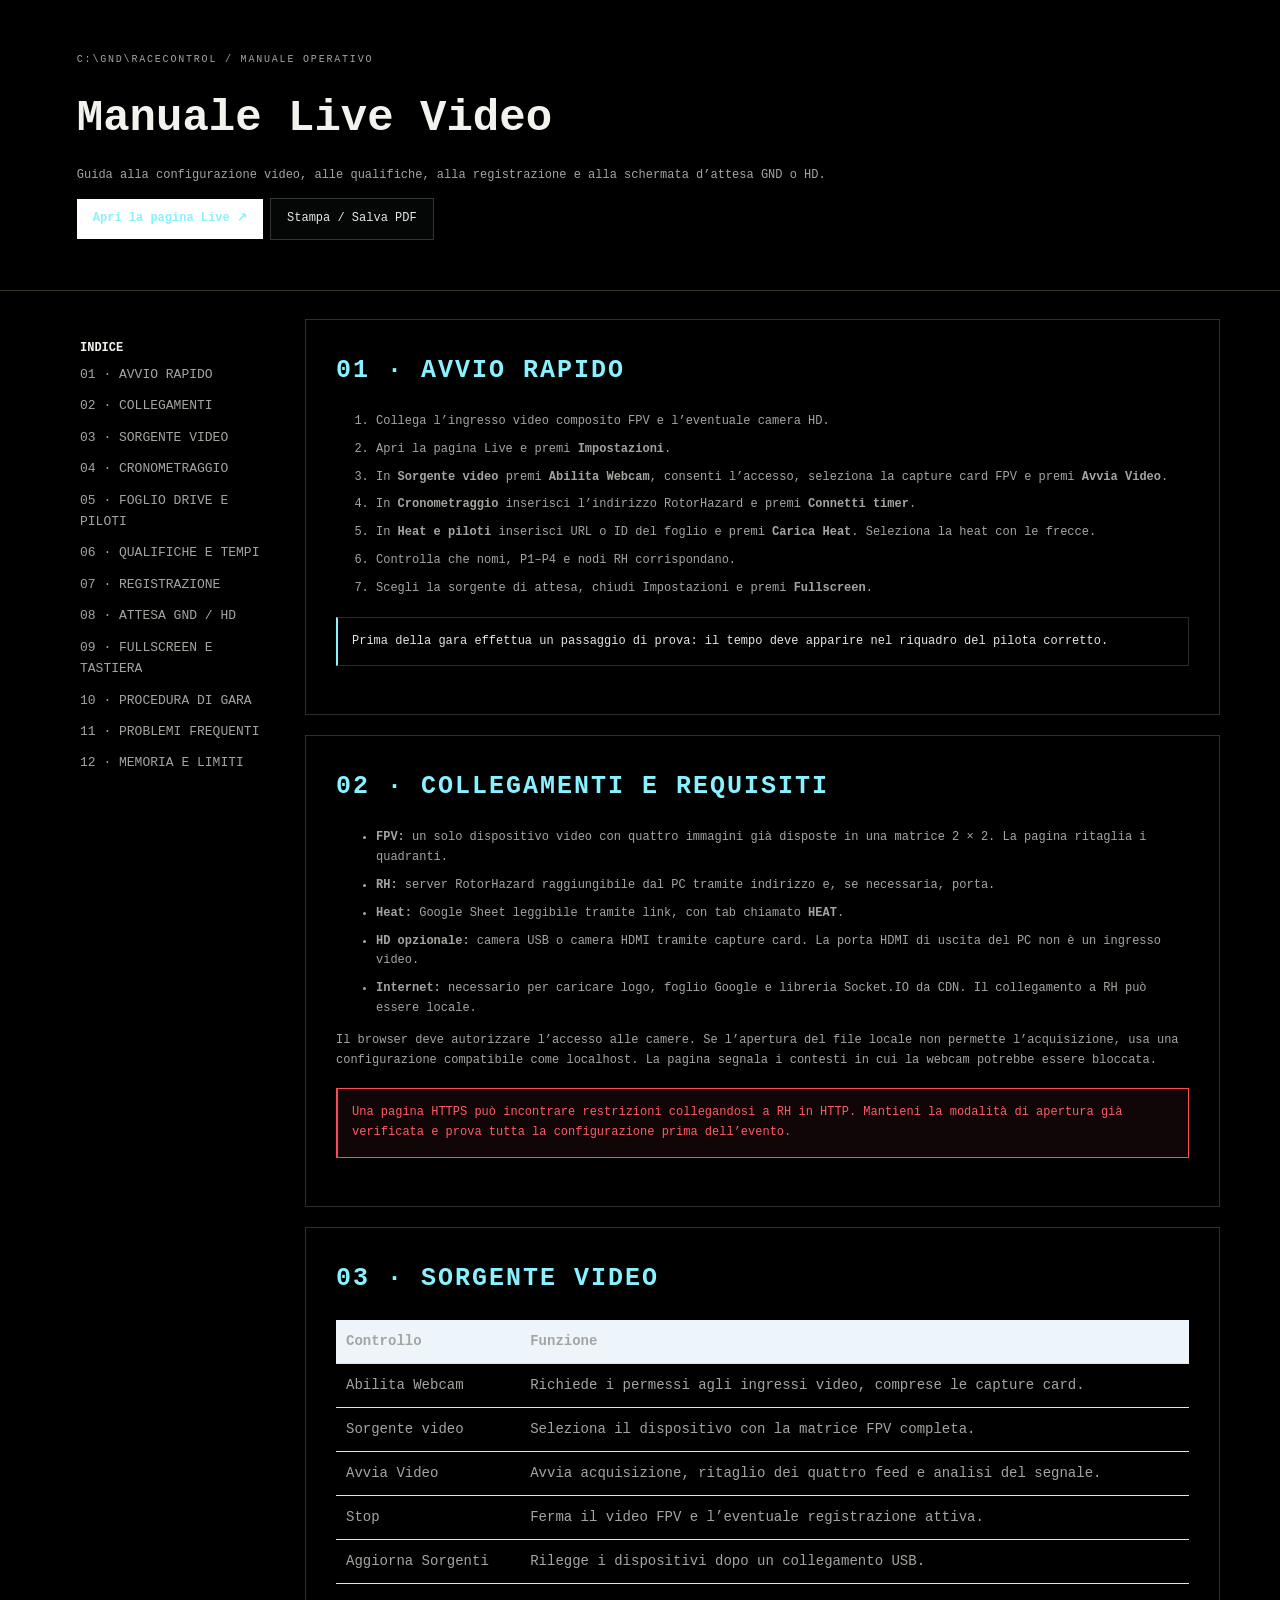
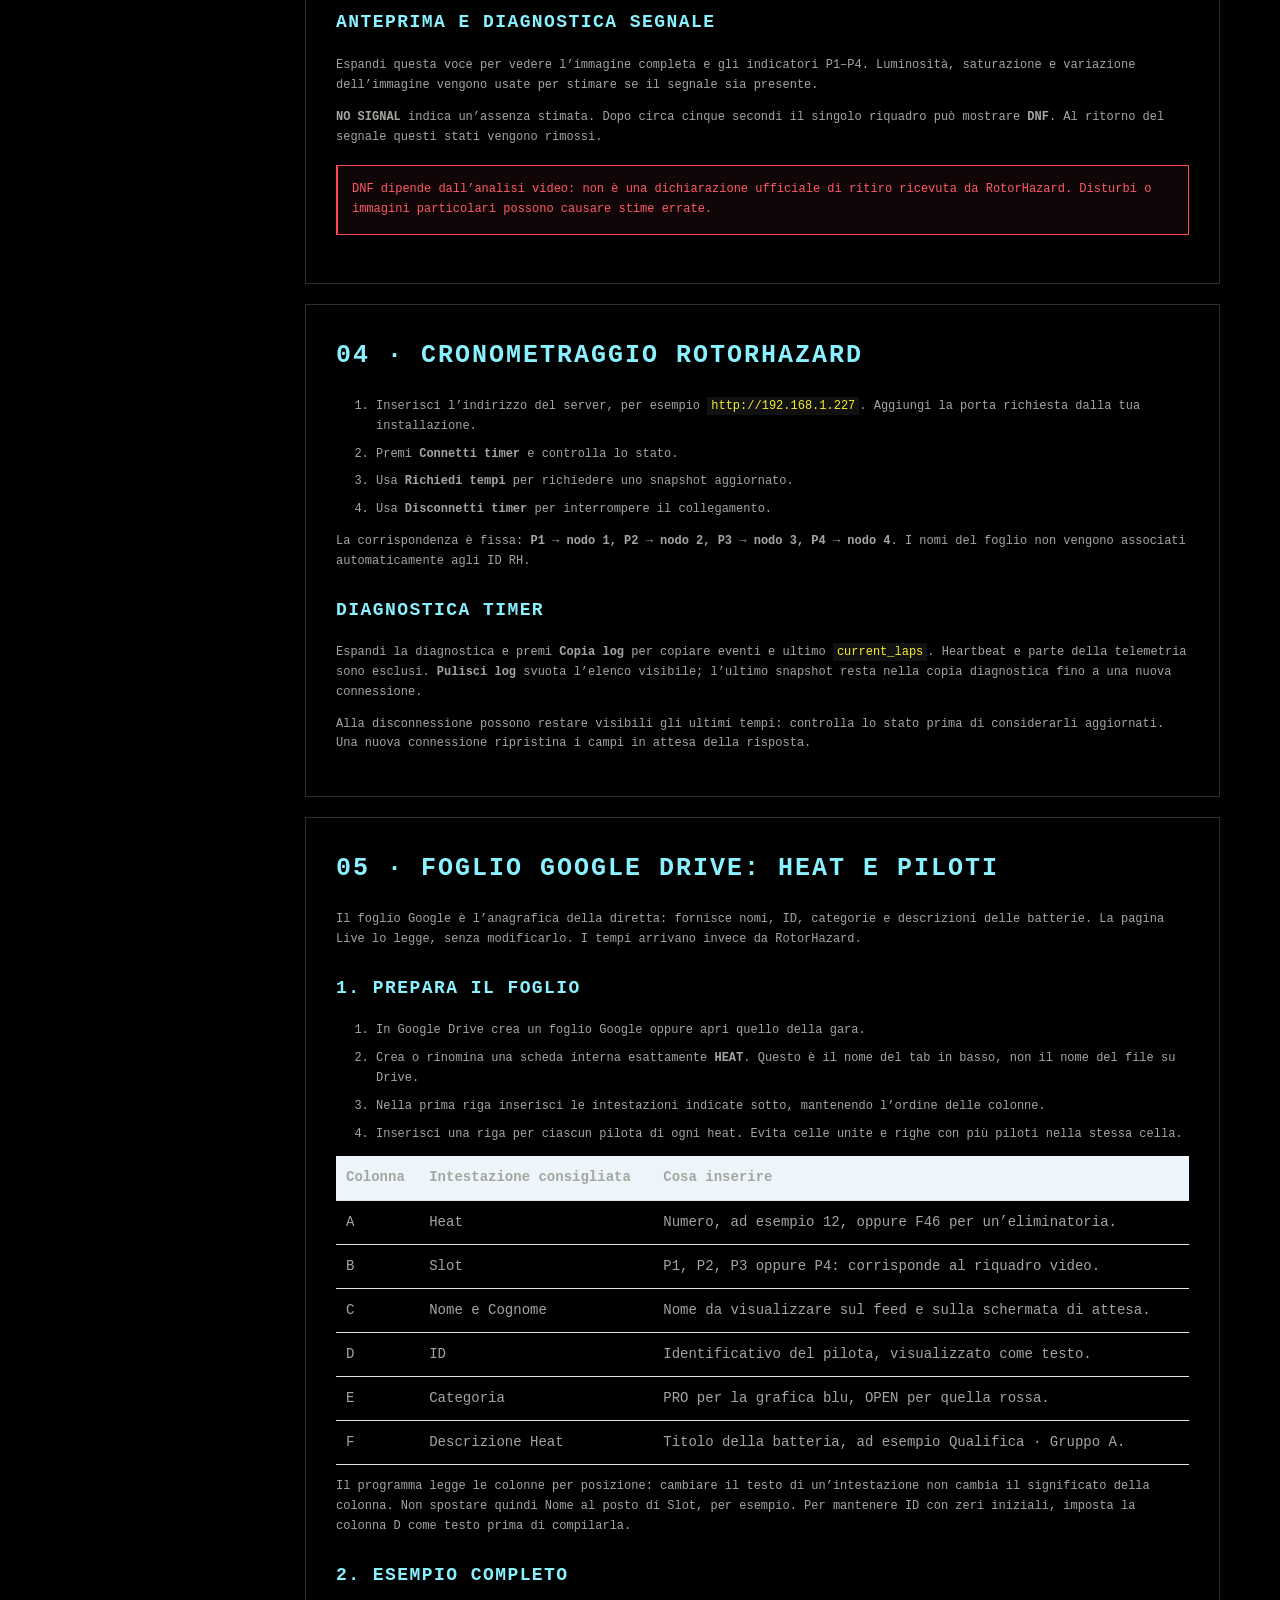
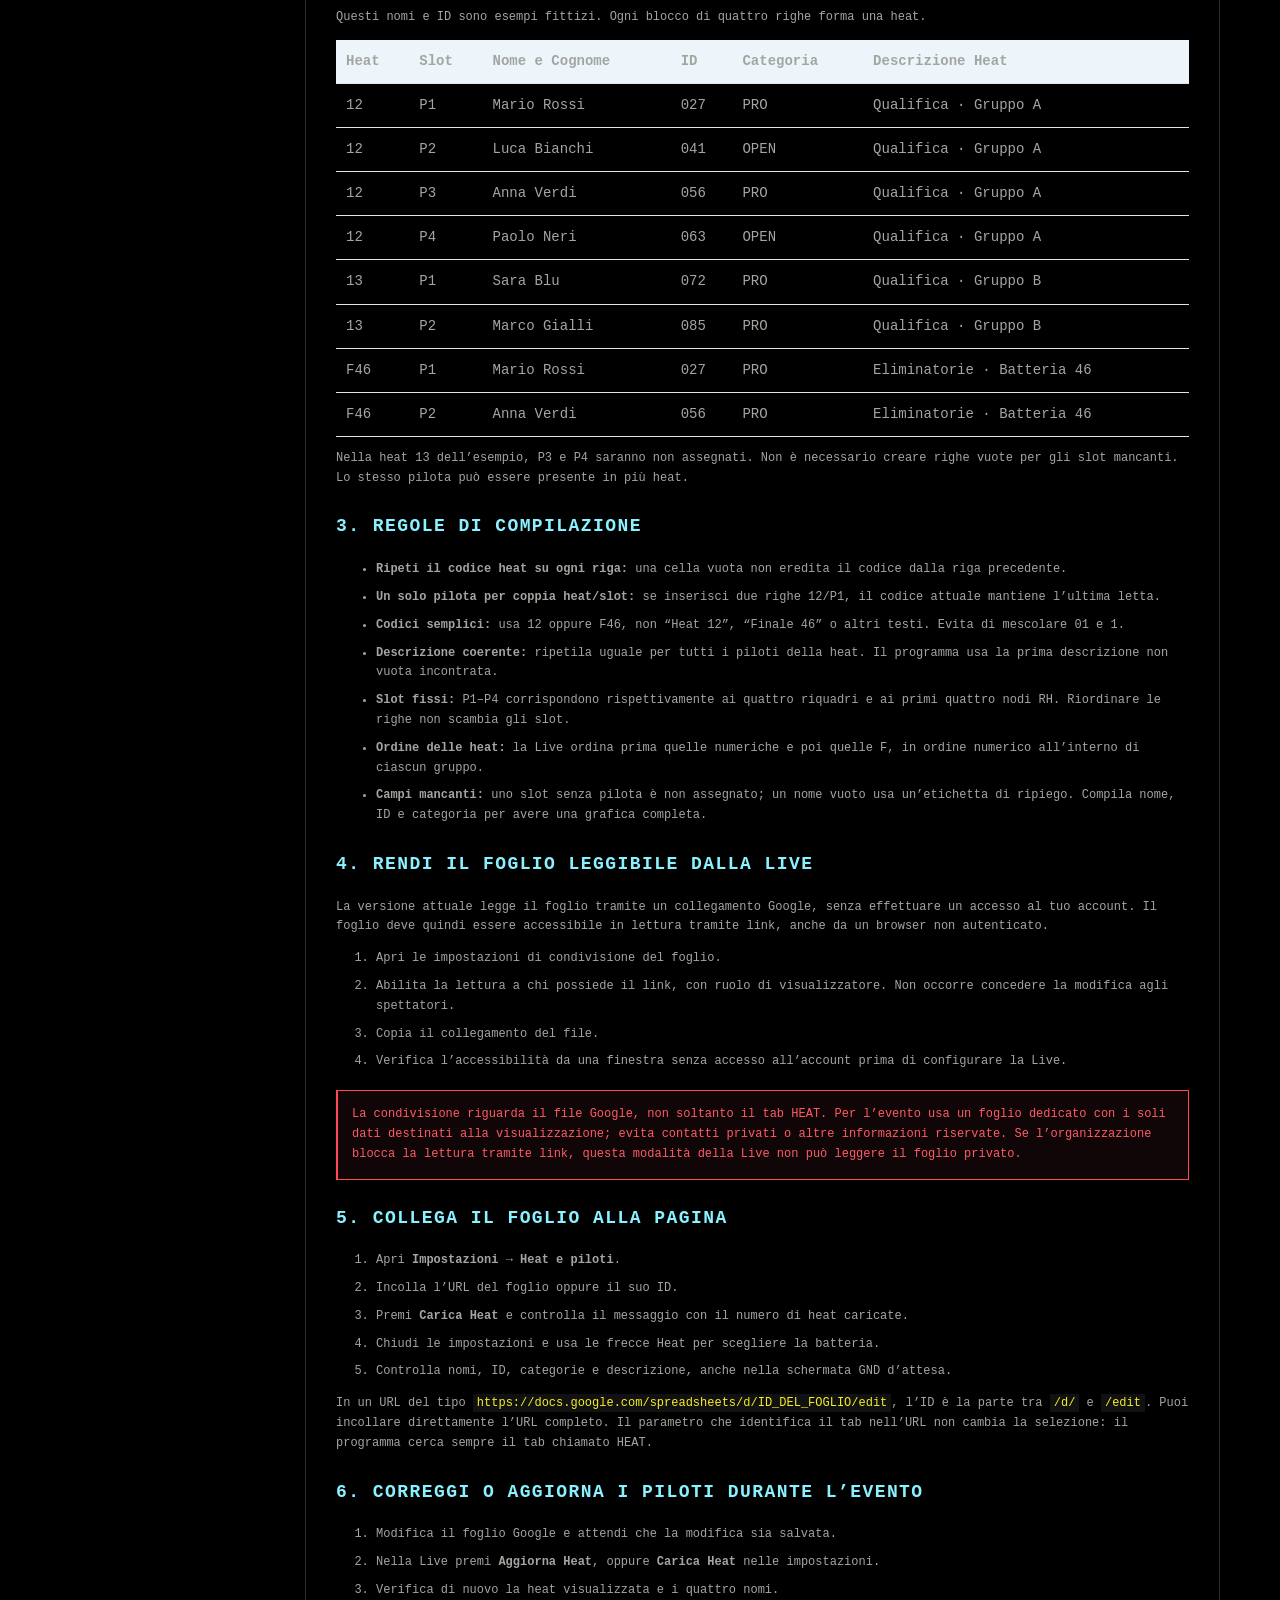
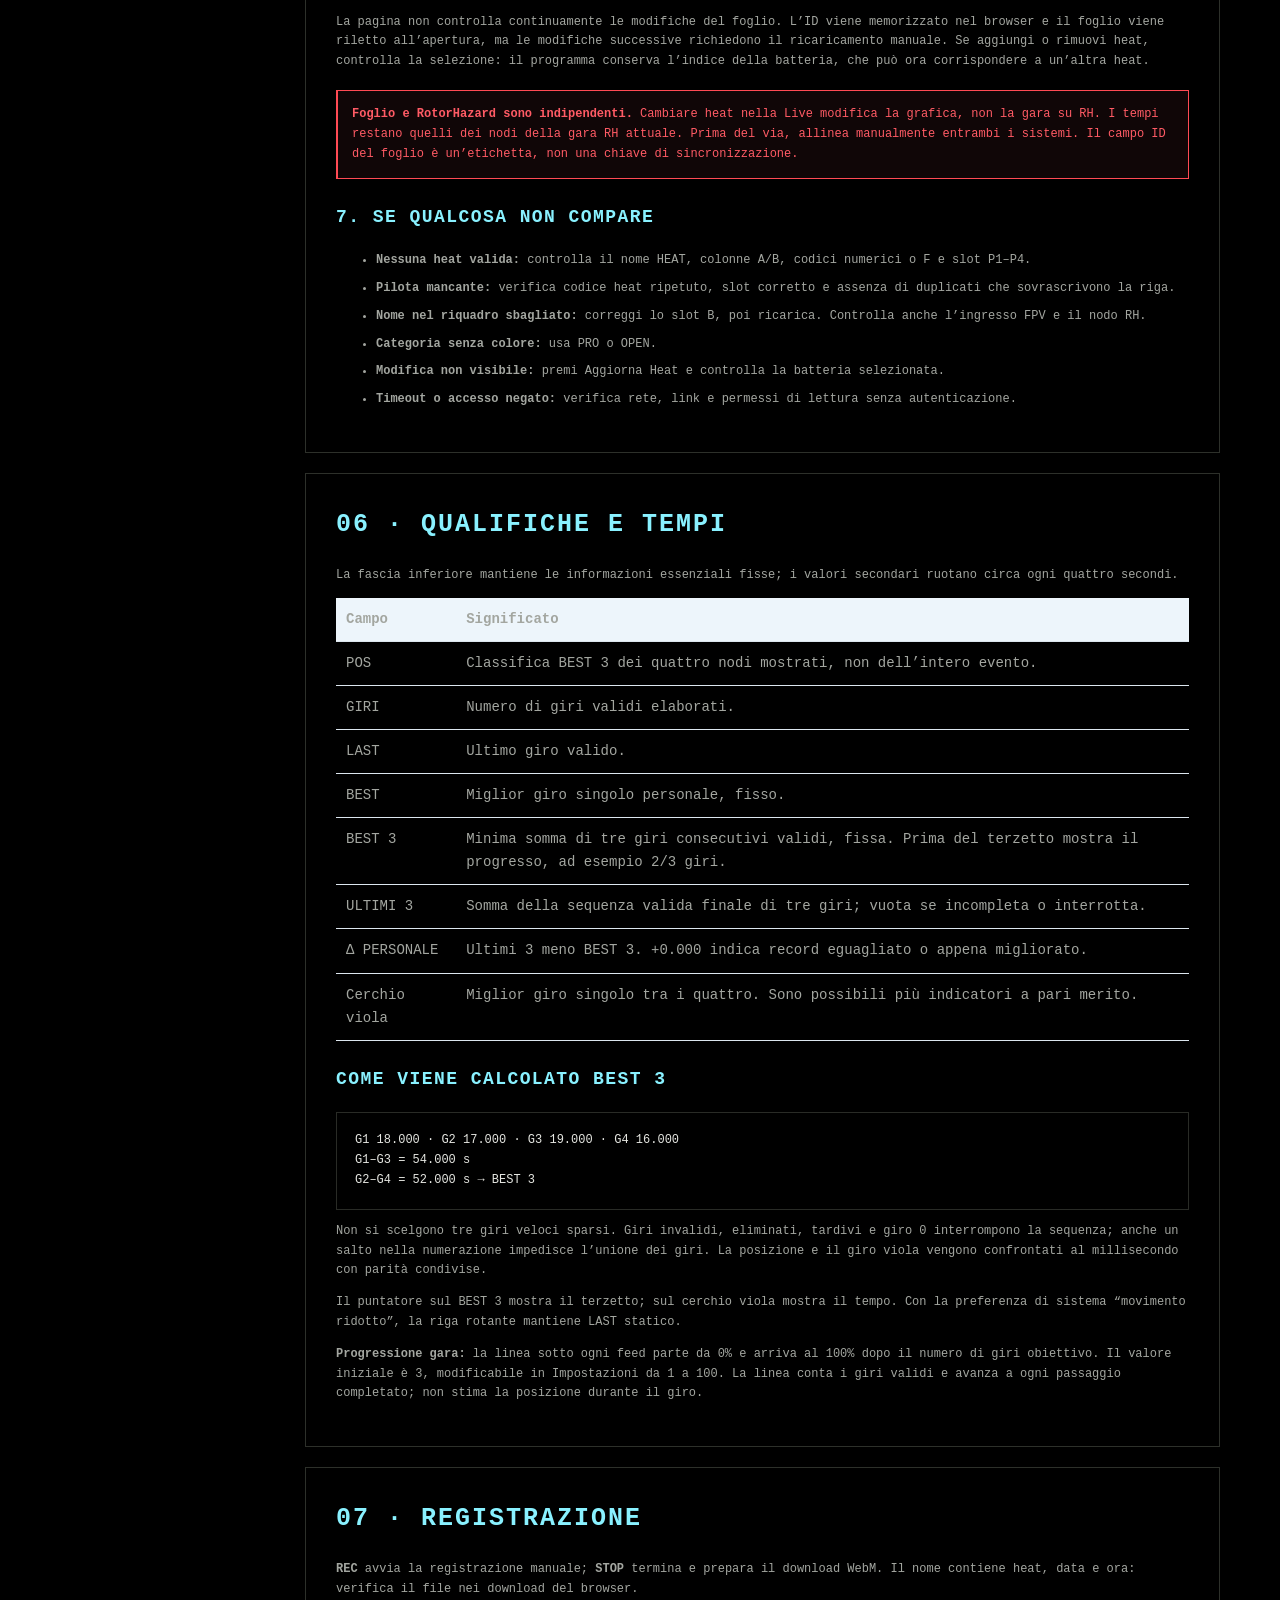
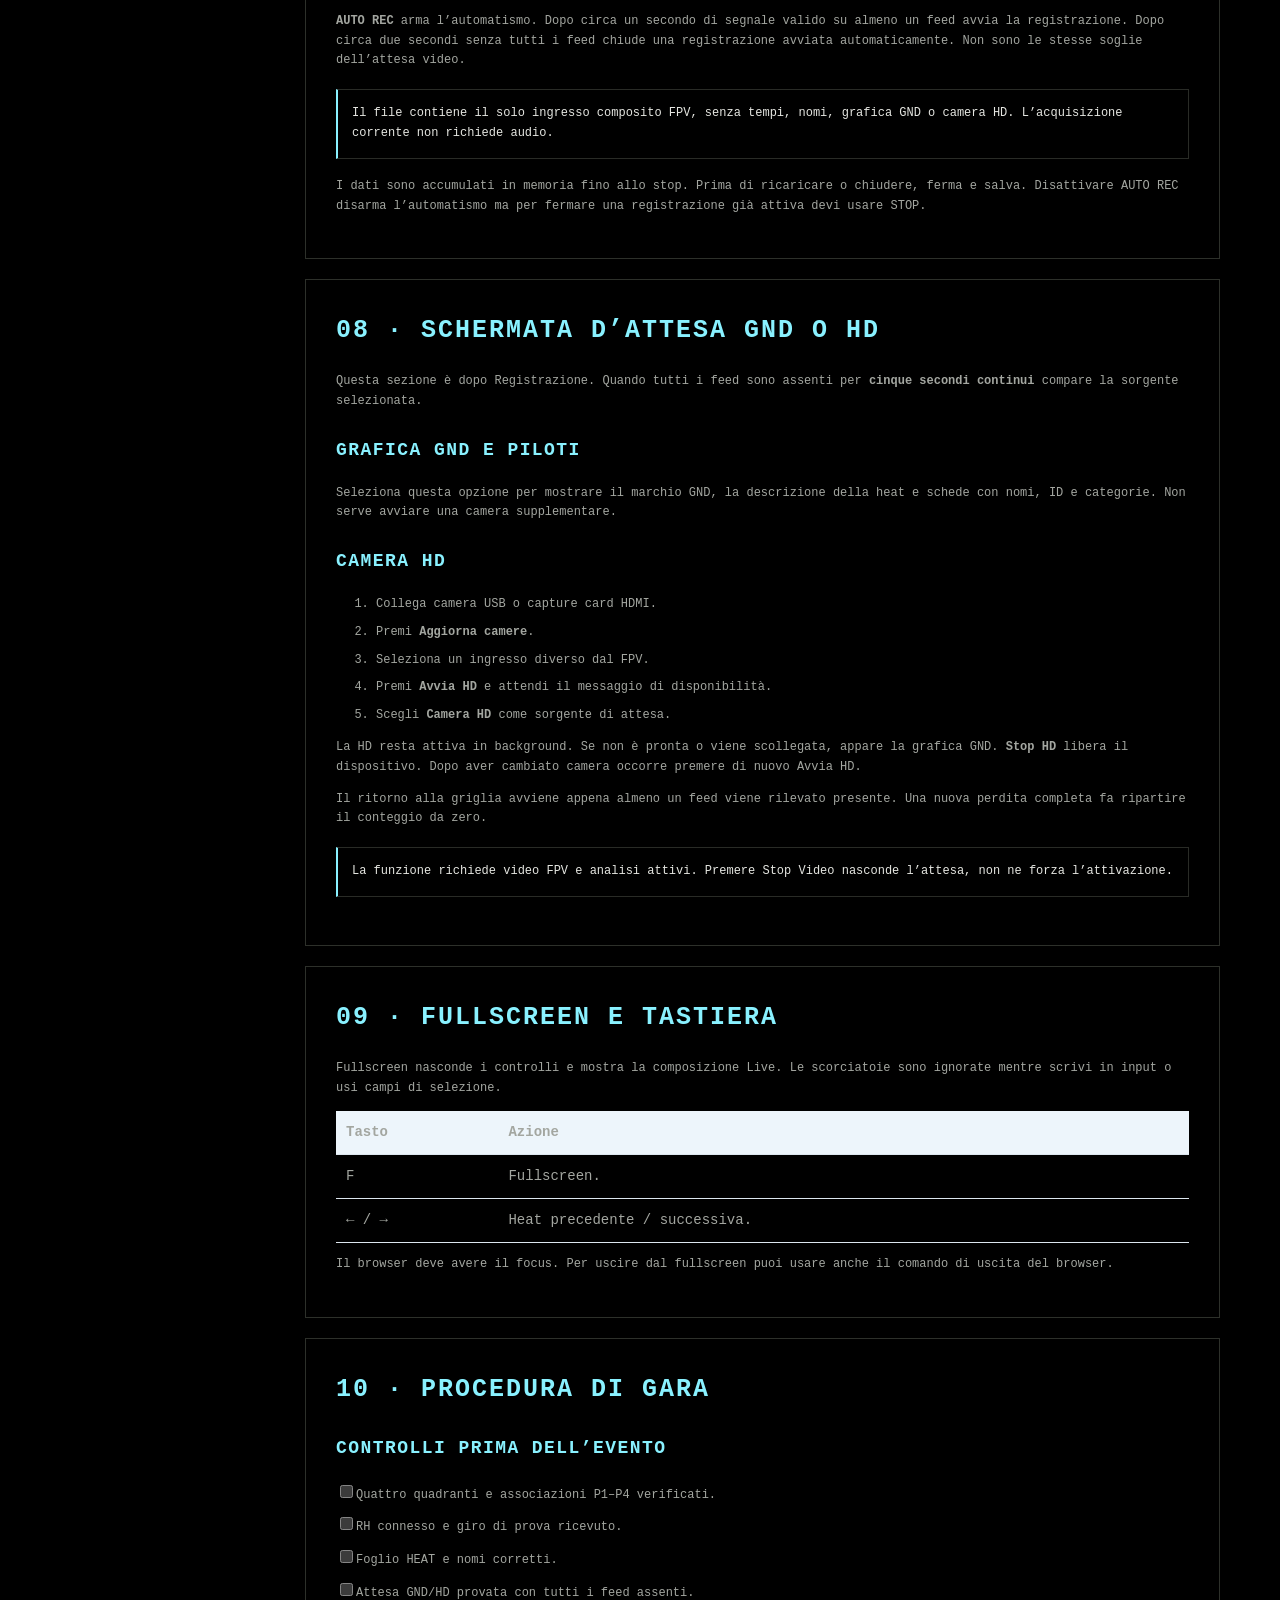
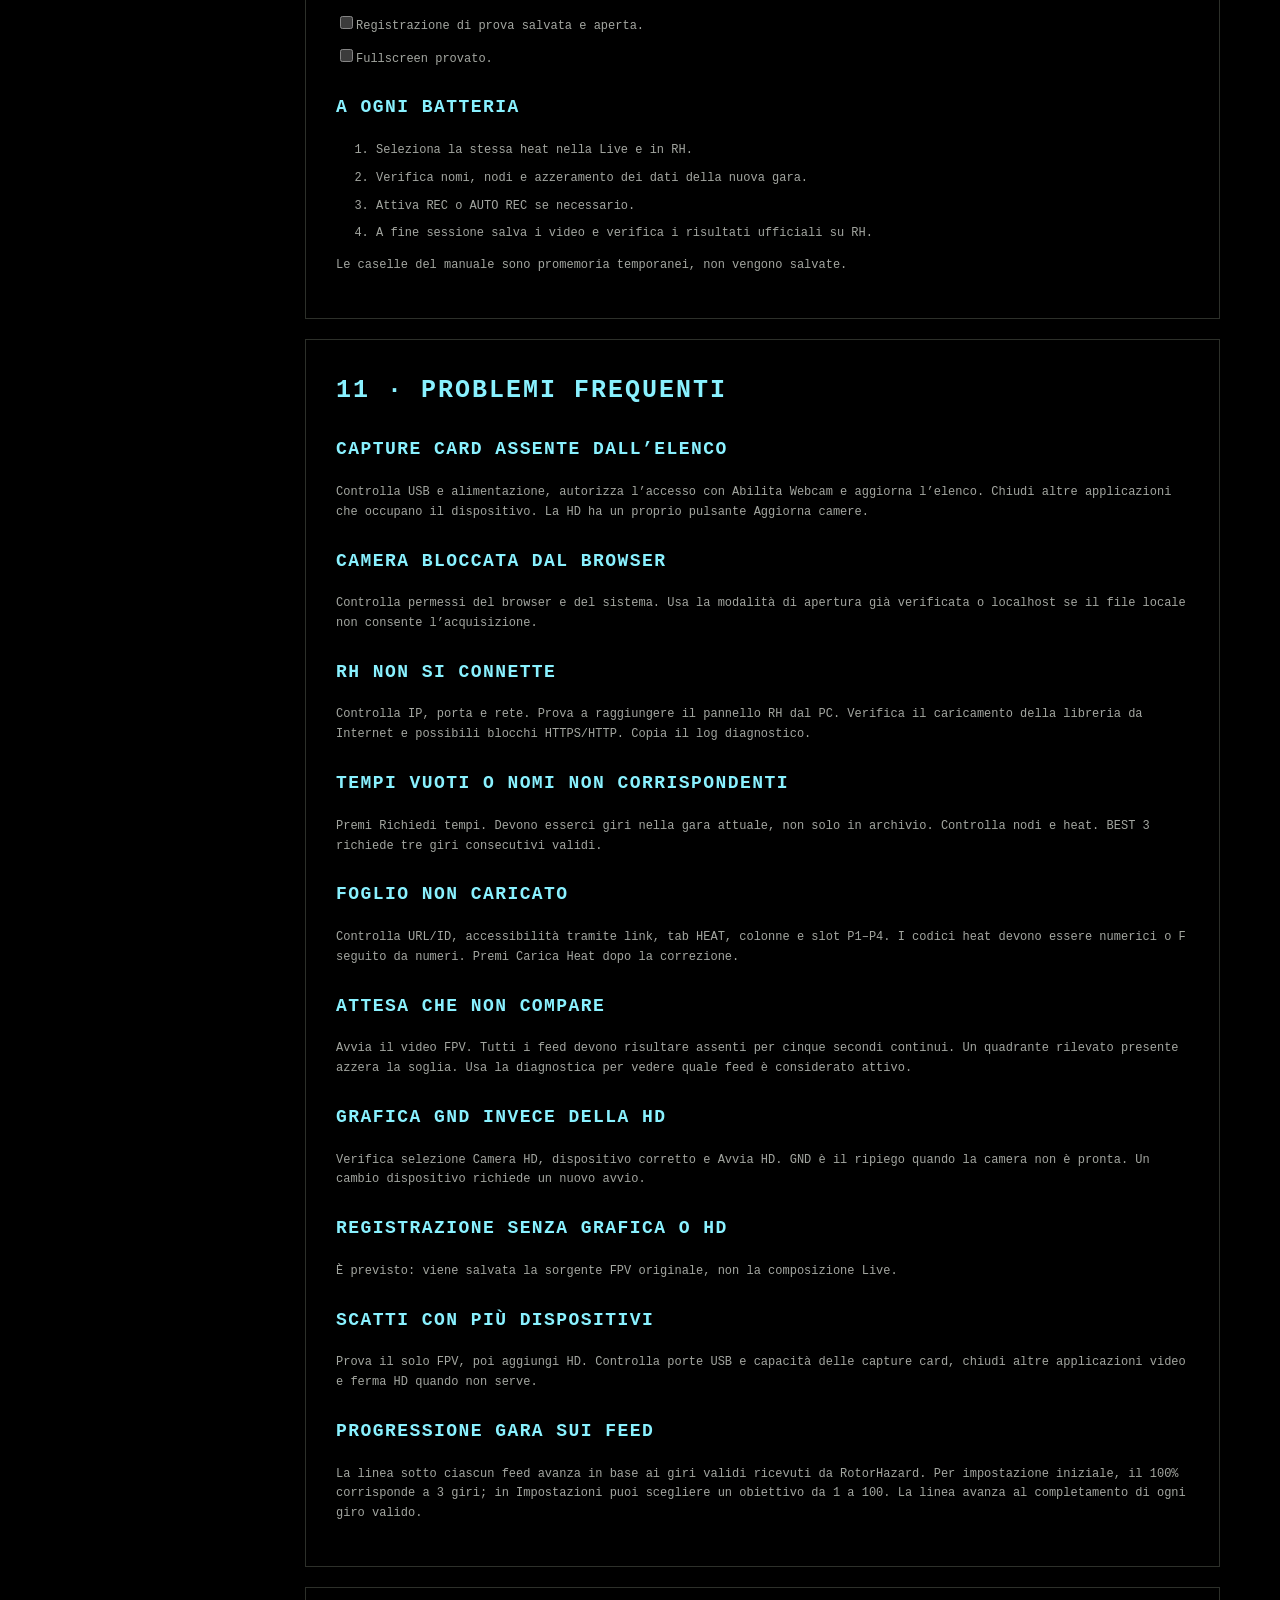
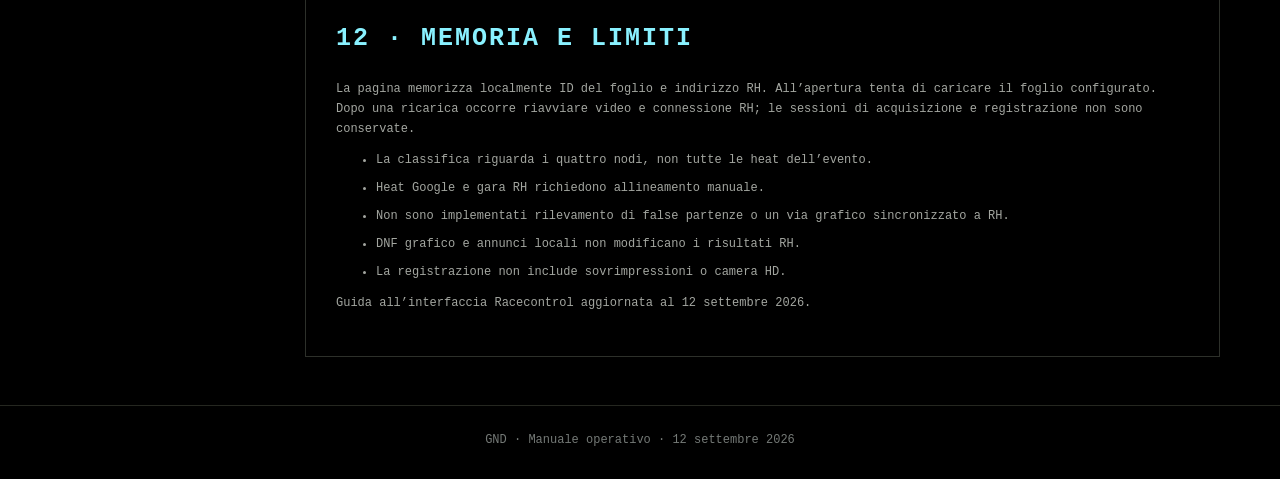
<file: gnd_manual.html>
<!doctype html><html lang="it"><head><meta charset="utf-8"><meta name="viewport" content="width=device-width,initial-scale=1"><title>C:\GND\RACECONTROL · Manuale GND Live</title><style>*{box-sizing:border-box}html{scroll-behavior:smooth}body{margin:0;background:#edf3f8;color:#243b50;font:16px/1.65 Arial,sans-serif}header{padding:50px 6%;background:linear-gradient(120deg,#061b32,#005b96);color:white}header small{letter-spacing:.18em;color:#83d8ff}h1{font-size:44px;margin:12px 0}header p{max-width:750px;color:#c2e1f4}a{color:#005b96}header a,button{display:inline-block;padding:10px 16px;border:0;border-radius:6px;background:white;color:#005b96;text-decoration:none;font-weight:bold;cursor:pointer}.layout{max-width:1200px;margin:28px auto;display:grid;grid-template-columns:220px 1fr;gap:25px;padding:0 20px}nav{position:sticky;top:20px;align-self:start;background:white;padding:20px;border-radius:12px}nav a{display:block;font-size:13px;padding:5px 0;text-decoration:none}section{background:white;padding:30px;border-radius:12px;margin-bottom:20px;border:1px solid #dce6ee}h2{color:#06243e;margin-top:0;font-size:25px}h3{color:#005b96;font-size:18px;margin-top:24px}li{margin:8px 0}table{border-collapse:collapse;width:100%;font-size:14px}td,th{text-align:left;padding:10px;border-bottom:1px solid #dce6ee;vertical-align:top}th{background:#edf5fb}.note{padding:14px;background:#eaf5fc;border-left:3px solid #35a5e0;margin:18px 0}.warning{background:#fff4df;border-color:#d89923}code{background:#edf2f7;padding:2px 4px}.example{background:#062c4c;color:white;padding:18px;border-radius:8px}.check label{display:block;margin:9px 0}footer{text-align:center;padding:25px;color:#708397;font-size:12px}@media(max-width:800px){.layout{display:block}nav{position:static;margin-bottom:20px}section{padding:20px}h1{font-size:32px}}@media print{body{background:white;font-size:11pt}nav,button,header a{display:none}.layout{display:block;margin:0;padding:0}header{background:white;color:#06243e;padding:0}header p{color:#243b50}section{border:0;padding:15px 0}h2,h3{break-after:avoid}tr,.note{break-inside:avoid}}</style><link rel="stylesheet" href="racecontrol-theme.css">
</head><body>
<header><small>C:\GND\RACECONTROL / MANUALE OPERATIVO</small><h1>Manuale Live Video</h1><p>Guida alla configurazione video, alle qualifiche, alla registrazione e alla schermata d’attesa GND o HD.</p><a href="gnd_live.html">Apri la pagina Live ↗</a> <button onclick="window.print()">Stampa / Salva PDF</button></header><div class="layout"><nav aria-label="Indice"><b>INDICE</b><a href="#inizio">01 · Avvio rapido</a><a href="#hardware">02 · Collegamenti</a><a href="#video">03 · Sorgente video</a><a href="#rh">04 · Cronometraggio</a><a href="#heat">05 · Foglio Drive e piloti</a><a href="#tempi">06 · Qualifiche e tempi</a><a href="#rec">07 · Registrazione</a><a href="#attesa">08 · Attesa GND / HD</a><a href="#comandi">09 · Fullscreen e tastiera</a><a href="#routine">10 · Procedura di gara</a><a href="#problemi">11 · Problemi frequenti</a><a href="#limiti">12 · Memoria e limiti</a></nav><main>
<section id="inizio"><h2>01 · Avvio rapido</h2><ol><li>Collega l’ingresso video composito FPV e l’eventuale camera HD.</li><li>Apri la pagina Live e premi <b>Impostazioni</b>.</li><li>In <b>Sorgente video</b> premi <b>Abilita Webcam</b>, consenti l’accesso, seleziona la capture card FPV e premi <b>Avvia Video</b>.</li><li>In <b>Cronometraggio</b> inserisci l’indirizzo RotorHazard e premi <b>Connetti timer</b>.</li><li>In <b>Heat e piloti</b> inserisci URL o ID del foglio e premi <b>Carica Heat</b>. Seleziona la heat con le frecce.</li><li>Controlla che nomi, P1–P4 e nodi RH corrispondano.</li><li>Scegli la sorgente di attesa, chiudi Impostazioni e premi <b>Fullscreen</b>.</li></ol><div class="note">Prima della gara effettua un passaggio di prova: il tempo deve apparire nel riquadro del pilota corretto.</div></section>
<section id="hardware"><h2>02 · Collegamenti e requisiti</h2><ul><li><b>FPV:</b> un solo dispositivo video con quattro immagini già disposte in una matrice 2 × 2. La pagina ritaglia i quadranti.</li><li><b>RH:</b> server RotorHazard raggiungibile dal PC tramite indirizzo e, se necessaria, porta.</li><li><b>Heat:</b> Google Sheet leggibile tramite link, con tab chiamato <b>HEAT</b>.</li><li><b>HD opzionale:</b> camera USB o camera HDMI tramite capture card. La porta HDMI di uscita del PC non è un ingresso video.</li><li><b>Internet:</b> necessario per caricare logo, foglio Google e libreria Socket.IO da CDN. Il collegamento a RH può essere locale.</li></ul><p>Il browser deve autorizzare l’accesso alle camere. Se l’apertura del file locale non permette l’acquisizione, usa una configurazione compatibile come localhost. La pagina segnala i contesti in cui la webcam potrebbe essere bloccata.</p><div class="note warning">Una pagina HTTPS può incontrare restrizioni collegandosi a RH in HTTP. Mantieni la modalità di apertura già verificata e prova tutta la configurazione prima dell’evento.</div></section>
<section id="video"><h2>03 · Sorgente video</h2><table><tr><th>Controllo</th><th>Funzione</th></tr><tr><td>Abilita Webcam</td><td>Richiede i permessi agli ingressi video, comprese le capture card.</td></tr><tr><td>Sorgente video</td><td>Seleziona il dispositivo con la matrice FPV completa.</td></tr><tr><td>Avvia Video</td><td>Avvia acquisizione, ritaglio dei quattro feed e analisi del segnale.</td></tr><tr><td>Stop</td><td>Ferma il video FPV e l’eventuale registrazione attiva.</td></tr><tr><td>Aggiorna Sorgenti</td><td>Rilegge i dispositivi dopo un collegamento USB.</td></tr></table><h3>Anteprima e diagnostica segnale</h3><p>Espandi questa voce per vedere l’immagine completa e gli indicatori P1–P4. Luminosità, saturazione e variazione dell’immagine vengono usate per stimare se il segnale sia presente.</p><p><b>NO SIGNAL</b> indica un’assenza stimata. Dopo circa cinque secondi il singolo riquadro può mostrare <b>DNF</b>. Al ritorno del segnale questi stati vengono rimossi.</p><div class="note warning">DNF dipende dall’analisi video: non è una dichiarazione ufficiale di ritiro ricevuta da RotorHazard. Disturbi o immagini particolari possono causare stime errate.</div></section>
<section id="rh"><h2>04 · Cronometraggio RotorHazard</h2><ol><li>Inserisci l’indirizzo del server, per esempio <code>http://192.168.1.227</code>. Aggiungi la porta richiesta dalla tua installazione.</li><li>Premi <b>Connetti timer</b> e controlla lo stato.</li><li>Usa <b>Richiedi tempi</b> per richiedere uno snapshot aggiornato.</li><li>Usa <b>Disconnetti timer</b> per interrompere il collegamento.</li></ol><p>La corrispondenza è fissa: <b>P1 → nodo 1, P2 → nodo 2, P3 → nodo 3, P4 → nodo 4</b>. I nomi del foglio non vengono associati automaticamente agli ID RH.</p><h3>Diagnostica timer</h3><p>Espandi la diagnostica e premi <b>Copia log</b> per copiare eventi e ultimo <code>current_laps</code>. Heartbeat e parte della telemetria sono esclusi. <b>Pulisci log</b> svuota l’elenco visibile; l’ultimo snapshot resta nella copia diagnostica fino a una nuova connessione.</p><p>Alla disconnessione possono restare visibili gli ultimi tempi: controlla lo stato prima di considerarli aggiornati. Una nuova connessione ripristina i campi in attesa della risposta.</p></section>
<section id="heat"><h2>05 · Foglio Google Drive: heat e piloti</h2><p>Il foglio Google è l’anagrafica della diretta: fornisce nomi, ID, categorie e descrizioni delle batterie. La pagina Live lo legge, senza modificarlo. I tempi arrivano invece da RotorHazard.</p>
<h3>1. Prepara il foglio</h3><ol><li>In Google Drive crea un foglio Google oppure apri quello della gara.</li><li>Crea o rinomina una scheda interna esattamente <b>HEAT</b>. Questo è il nome del tab in basso, non il nome del file su Drive.</li><li>Nella prima riga inserisci le intestazioni indicate sotto, mantenendo l’ordine delle colonne.</li><li>Inserisci una riga per ciascun pilota di ogni heat. Evita celle unite e righe con più piloti nella stessa cella.</li></ol>
<table><tr><th>Colonna</th><th>Intestazione consigliata</th><th>Cosa inserire</th></tr><tr><td>A</td><td>Heat</td><td>Numero, ad esempio 12, oppure F46 per un’eliminatoria.</td></tr><tr><td>B</td><td>Slot</td><td>P1, P2, P3 oppure P4: corrisponde al riquadro video.</td></tr><tr><td>C</td><td>Nome e Cognome</td><td>Nome da visualizzare sul feed e sulla schermata di attesa.</td></tr><tr><td>D</td><td>ID</td><td>Identificativo del pilota, visualizzato come testo.</td></tr><tr><td>E</td><td>Categoria</td><td>PRO per la grafica blu, OPEN per quella rossa.</td></tr><tr><td>F</td><td>Descrizione Heat</td><td>Titolo della batteria, ad esempio Qualifica · Gruppo A.</td></tr></table>
<p>Il programma legge le colonne per posizione: cambiare il testo di un’intestazione non cambia il significato della colonna. Non spostare quindi Nome al posto di Slot, per esempio. Per mantenere ID con zeri iniziali, imposta la colonna D come testo prima di compilarla.</p>
<h3>2. Esempio completo</h3><p>Questi nomi e ID sono esempi fittizi. Ogni blocco di quattro righe forma una heat.</p><div style="overflow-x:auto"><table><tr><th>Heat</th><th>Slot</th><th>Nome e Cognome</th><th>ID</th><th>Categoria</th><th>Descrizione Heat</th></tr><tr><td>12</td><td>P1</td><td>Mario Rossi</td><td>027</td><td>PRO</td><td>Qualifica · Gruppo A</td></tr><tr><td>12</td><td>P2</td><td>Luca Bianchi</td><td>041</td><td>OPEN</td><td>Qualifica · Gruppo A</td></tr><tr><td>12</td><td>P3</td><td>Anna Verdi</td><td>056</td><td>PRO</td><td>Qualifica · Gruppo A</td></tr><tr><td>12</td><td>P4</td><td>Paolo Neri</td><td>063</td><td>OPEN</td><td>Qualifica · Gruppo A</td></tr><tr><td>13</td><td>P1</td><td>Sara Blu</td><td>072</td><td>PRO</td><td>Qualifica · Gruppo B</td></tr><tr><td>13</td><td>P2</td><td>Marco Gialli</td><td>085</td><td>PRO</td><td>Qualifica · Gruppo B</td></tr><tr><td>F46</td><td>P1</td><td>Mario Rossi</td><td>027</td><td>PRO</td><td>Eliminatorie · Batteria 46</td></tr><tr><td>F46</td><td>P2</td><td>Anna Verdi</td><td>056</td><td>PRO</td><td>Eliminatorie · Batteria 46</td></tr></table></div>
<p>Nella heat 13 dell’esempio, P3 e P4 saranno non assegnati. Non è necessario creare righe vuote per gli slot mancanti. Lo stesso pilota può essere presente in più heat.</p>
<h3>3. Regole di compilazione</h3><ul><li><b>Ripeti il codice heat su ogni riga:</b> una cella vuota non eredita il codice dalla riga precedente.</li><li><b>Un solo pilota per coppia heat/slot:</b> se inserisci due righe 12/P1, il codice attuale mantiene l’ultima letta.</li><li><b>Codici semplici:</b> usa 12 oppure F46, non “Heat 12”, “Finale 46” o altri testi. Evita di mescolare 01 e 1.</li><li><b>Descrizione coerente:</b> ripetila uguale per tutti i piloti della heat. Il programma usa la prima descrizione non vuota incontrata.</li><li><b>Slot fissi:</b> P1–P4 corrispondono rispettivamente ai quattro riquadri e ai primi quattro nodi RH. Riordinare le righe non scambia gli slot.</li><li><b>Ordine delle heat:</b> la Live ordina prima quelle numeriche e poi quelle F, in ordine numerico all’interno di ciascun gruppo.</li><li><b>Campi mancanti:</b> uno slot senza pilota è non assegnato; un nome vuoto usa un’etichetta di ripiego. Compila nome, ID e categoria per avere una grafica completa.</li></ul>
<h3>4. Rendi il foglio leggibile dalla Live</h3><p>La versione attuale legge il foglio tramite un collegamento Google, senza effettuare un accesso al tuo account. Il foglio deve quindi essere accessibile in lettura tramite link, anche da un browser non autenticato.</p><ol><li>Apri le impostazioni di condivisione del foglio.</li><li>Abilita la lettura a chi possiede il link, con ruolo di visualizzatore. Non occorre concedere la modifica agli spettatori.</li><li>Copia il collegamento del file.</li><li>Verifica l’accessibilità da una finestra senza accesso all’account prima di configurare la Live.</li></ol><div class="note warning">La condivisione riguarda il file Google, non soltanto il tab HEAT. Per l’evento usa un foglio dedicato con i soli dati destinati alla visualizzazione; evita contatti privati o altre informazioni riservate. Se l’organizzazione blocca la lettura tramite link, questa modalità della Live non può leggere il foglio privato.</div>
<h3>5. Collega il foglio alla pagina</h3><ol><li>Apri <b>Impostazioni → Heat e piloti</b>.</li><li>Incolla l’URL del foglio oppure il suo ID.</li><li>Premi <b>Carica Heat</b> e controlla il messaggio con il numero di heat caricate.</li><li>Chiudi le impostazioni e usa le frecce Heat per scegliere la batteria.</li><li>Controlla nomi, ID, categorie e descrizione, anche nella schermata GND d’attesa.</li></ol><p>In un URL del tipo <code>https://docs.google.com/spreadsheets/d/ID_DEL_FOGLIO/edit</code>, l’ID è la parte tra <code>/d/</code> e <code>/edit</code>. Puoi incollare direttamente l’URL completo. Il parametro che identifica il tab nell’URL non cambia la selezione: il programma cerca sempre il tab chiamato HEAT.</p>
<h3>6. Correggi o aggiorna i piloti durante l’evento</h3><ol><li>Modifica il foglio Google e attendi che la modifica sia salvata.</li><li>Nella Live premi <b>Aggiorna Heat</b>, oppure <b>Carica Heat</b> nelle impostazioni.</li><li>Verifica di nuovo la heat visualizzata e i quattro nomi.</li></ol><p>La pagina non controlla continuamente le modifiche del foglio. L’ID viene memorizzato nel browser e il foglio viene riletto all’apertura, ma le modifiche successive richiedono il ricaricamento manuale. Se aggiungi o rimuovi heat, controlla la selezione: il programma conserva l’indice della batteria, che può ora corrispondere a un’altra heat.</p>
<div class="note warning"><b>Foglio e RotorHazard sono indipendenti.</b> Cambiare heat nella Live modifica la grafica, non la gara su RH. I tempi restano quelli dei nodi della gara RH attuale. Prima del via, allinea manualmente entrambi i sistemi. Il campo ID del foglio è un’etichetta, non una chiave di sincronizzazione.</div>
<h3>7. Se qualcosa non compare</h3><ul><li><b>Nessuna heat valida:</b> controlla il nome HEAT, colonne A/B, codici numerici o F e slot P1–P4.</li><li><b>Pilota mancante:</b> verifica codice heat ripetuto, slot corretto e assenza di duplicati che sovrascrivono la riga.</li><li><b>Nome nel riquadro sbagliato:</b> correggi lo slot B, poi ricarica. Controlla anche l’ingresso FPV e il nodo RH.</li><li><b>Categoria senza colore:</b> usa PRO o OPEN.</li><li><b>Modifica non visibile:</b> premi Aggiorna Heat e controlla la batteria selezionata.</li><li><b>Timeout o accesso negato:</b> verifica rete, link e permessi di lettura senza autenticazione.</li></ul></section>
<section id="tempi"><h2>06 · Qualifiche e tempi</h2><p>La fascia inferiore mantiene le informazioni essenziali fisse; i valori secondari ruotano circa ogni quattro secondi.</p><table><tr><th>Campo</th><th>Significato</th></tr><tr><td>POS</td><td>Classifica BEST 3 dei quattro nodi mostrati, non dell’intero evento.</td></tr><tr><td>GIRI</td><td>Numero di giri validi elaborati.</td></tr><tr><td>LAST</td><td>Ultimo giro valido.</td></tr><tr><td>BEST</td><td>Miglior giro singolo personale, fisso.</td></tr><tr><td>BEST 3</td><td>Minima somma di tre giri consecutivi validi, fissa. Prima del terzetto mostra il progresso, ad esempio 2/3 giri.</td></tr><tr><td>ULTIMI 3</td><td>Somma della sequenza valida finale di tre giri; vuota se incompleta o interrotta.</td></tr><tr><td>Δ PERSONALE</td><td>Ultimi 3 meno BEST 3. +0.000 indica record eguagliato o appena migliorato.</td></tr><tr><td>Cerchio viola</td><td>Miglior giro singolo tra i quattro. Sono possibili più indicatori a pari merito.</td></tr></table><h3>Come viene calcolato BEST 3</h3><div class="example">G1 18.000 · G2 17.000 · G3 19.000 · G4 16.000<br>G1–G3 = 54.000 s<br>G2–G4 = 52.000 s → BEST 3</div><p>Non si scelgono tre giri veloci sparsi. Giri invalidi, eliminati, tardivi e giro 0 interrompono la sequenza; anche un salto nella numerazione impedisce l’unione dei giri. La posizione e il giro viola vengono confrontati al millisecondo con parità condivise.</p><p>Il puntatore sul BEST 3 mostra il terzetto; sul cerchio viola mostra il tempo. Con la preferenza di sistema “movimento ridotto”, la riga rotante mantiene LAST statico.</p><p><b>Progressione gara:</b> la linea sotto ogni feed parte da 0% e arriva al 100% dopo il numero di giri obiettivo. Il valore iniziale è 3, modificabile in Impostazioni da 1 a 100. La linea conta i giri validi e avanza a ogni passaggio completato; non stima la posizione durante il giro.</p></section>
<section id="rec"><h2>07 · Registrazione</h2><p><b>REC</b> avvia la registrazione manuale; <b>STOP</b> termina e prepara il download WebM. Il nome contiene heat, data e ora: verifica il file nei download del browser.</p><p><b>AUTO REC</b> arma l’automatismo. Dopo circa un secondo di segnale valido su almeno un feed avvia la registrazione. Dopo circa due secondi senza tutti i feed chiude una registrazione avviata automaticamente. Non sono le stesse soglie dell’attesa video.</p><div class="note">Il file contiene il solo ingresso composito FPV, senza tempi, nomi, grafica GND o camera HD. L’acquisizione corrente non richiede audio.</div><p>I dati sono accumulati in memoria fino allo stop. Prima di ricaricare o chiudere, ferma e salva. Disattivare AUTO REC disarma l’automatismo ma per fermare una registrazione già attiva devi usare STOP.</p></section>
<section id="attesa"><h2>08 · Schermata d’attesa GND o HD</h2><p>Questa sezione è dopo Registrazione. Quando tutti i feed sono assenti per <b>cinque secondi continui</b> compare la sorgente selezionata.</p><h3>Grafica GND e piloti</h3><p>Seleziona questa opzione per mostrare il marchio GND, la descrizione della heat e schede con nomi, ID e categorie. Non serve avviare una camera supplementare.</p><h3>Camera HD</h3><ol><li>Collega camera USB o capture card HDMI.</li><li>Premi <b>Aggiorna camere</b>.</li><li>Seleziona un ingresso diverso dal FPV.</li><li>Premi <b>Avvia HD</b> e attendi il messaggio di disponibilità.</li><li>Scegli <b>Camera HD</b> come sorgente di attesa.</li></ol><p>La HD resta attiva in background. Se non è pronta o viene scollegata, appare la grafica GND. <b>Stop HD</b> libera il dispositivo. Dopo aver cambiato camera occorre premere di nuovo Avvia HD.</p><p>Il ritorno alla griglia avviene appena almeno un feed viene rilevato presente. Una nuova perdita completa fa ripartire il conteggio da zero.</p><div class="note">La funzione richiede video FPV e analisi attivi. Premere Stop Video nasconde l’attesa, non ne forza l’attivazione.</div></section>
<section id="comandi"><h2>09 · Fullscreen e tastiera</h2><p>Fullscreen nasconde i controlli e mostra la composizione Live. Le scorciatoie sono ignorate mentre scrivi in input o usi campi di selezione.</p><table><tr><th>Tasto</th><th>Azione</th></tr><tr><td>F</td><td>Fullscreen.</td></tr><tr><td>← / →</td><td>Heat precedente / successiva.</td></tr></table><p>Il browser deve avere il focus. Per uscire dal fullscreen puoi usare anche il comando di uscita del browser.</p></section>

<section id="routine"><h2>10 · Procedura di gara</h2><h3>Controlli prima dell’evento</h3><div class="check"><label><input type="checkbox">Quattro quadranti e associazioni P1–P4 verificati.</label><label><input type="checkbox">RH connesso e giro di prova ricevuto.</label><label><input type="checkbox">Foglio HEAT e nomi corretti.</label><label><input type="checkbox">Attesa GND/HD provata con tutti i feed assenti.</label><label><input type="checkbox">Registrazione di prova salvata e aperta.</label><label><input type="checkbox">Fullscreen provato.</label></div><h3>A ogni batteria</h3><ol><li>Seleziona la stessa heat nella Live e in RH.</li><li>Verifica nomi, nodi e azzeramento dei dati della nuova gara.</li><li>Attiva REC o AUTO REC se necessario.</li><li>A fine sessione salva i video e verifica i risultati ufficiali su RH.</li></ol><p>Le caselle del manuale sono promemoria temporanei, non vengono salvate.</p></section>
<section id="problemi"><h2>11 · Problemi frequenti</h2><h3>Capture card assente dall’elenco</h3><p>Controlla USB e alimentazione, autorizza l’accesso con Abilita Webcam e aggiorna l’elenco. Chiudi altre applicazioni che occupano il dispositivo. La HD ha un proprio pulsante Aggiorna camere.</p><h3>Camera bloccata dal browser</h3><p>Controlla permessi del browser e del sistema. Usa la modalità di apertura già verificata o localhost se il file locale non consente l’acquisizione.</p><h3>RH non si connette</h3><p>Controlla IP, porta e rete. Prova a raggiungere il pannello RH dal PC. Verifica il caricamento della libreria da Internet e possibili blocchi HTTPS/HTTP. Copia il log diagnostico.</p><h3>Tempi vuoti o nomi non corrispondenti</h3><p>Premi Richiedi tempi. Devono esserci giri nella gara attuale, non solo in archivio. Controlla nodi e heat. BEST 3 richiede tre giri consecutivi validi.</p><h3>Foglio non caricato</h3><p>Controlla URL/ID, accessibilità tramite link, tab HEAT, colonne e slot P1–P4. I codici heat devono essere numerici o F seguito da numeri. Premi Carica Heat dopo la correzione.</p><h3>Attesa che non compare</h3><p>Avvia il video FPV. Tutti i feed devono risultare assenti per cinque secondi continui. Un quadrante rilevato presente azzera la soglia. Usa la diagnostica per vedere quale feed è considerato attivo.</p><h3>Grafica GND invece della HD</h3><p>Verifica selezione Camera HD, dispositivo corretto e Avvia HD. GND è il ripiego quando la camera non è pronta. Un cambio dispositivo richiede un nuovo avvio.</p><h3>Registrazione senza grafica o HD</h3><p>È previsto: viene salvata la sorgente FPV originale, non la composizione Live.</p><h3>Scatti con più dispositivi</h3><p>Prova il solo FPV, poi aggiungi HD. Controlla porte USB e capacità delle capture card, chiudi altre applicazioni video e ferma HD quando non serve.</p><h3>Progressione gara sui feed</h3><p>La linea sotto ciascun feed avanza in base ai giri validi ricevuti da RotorHazard. Per impostazione iniziale, il 100% corrisponde a 3 giri; in Impostazioni puoi scegliere un obiettivo da 1 a 100. La linea avanza al completamento di ogni giro valido.</p></section>
<section id="limiti"><h2>12 · Memoria e limiti</h2><p>La pagina memorizza localmente ID del foglio e indirizzo RH. All’apertura tenta di caricare il foglio configurato. Dopo una ricarica occorre riavviare video e connessione RH; le sessioni di acquisizione e registrazione non sono conservate.</p><ul><li>La classifica riguarda i quattro nodi, non tutte le heat dell’evento.</li><li>Heat Google e gara RH richiedono allineamento manuale.</li><li>Non sono implementati rilevamento di false partenze o un via grafico sincronizzato a RH.</li><li>DNF grafico e annunci locali non modificano i risultati RH.</li><li>La registrazione non include sovrimpressioni o camera HD.</li></ul><p>Guida all’interfaccia Racecontrol aggiornata al 12 settembre 2026.</p></section>
</main></div><footer>GND · Manuale operativo · 12 settembre 2026</footer></body></html>
</file>
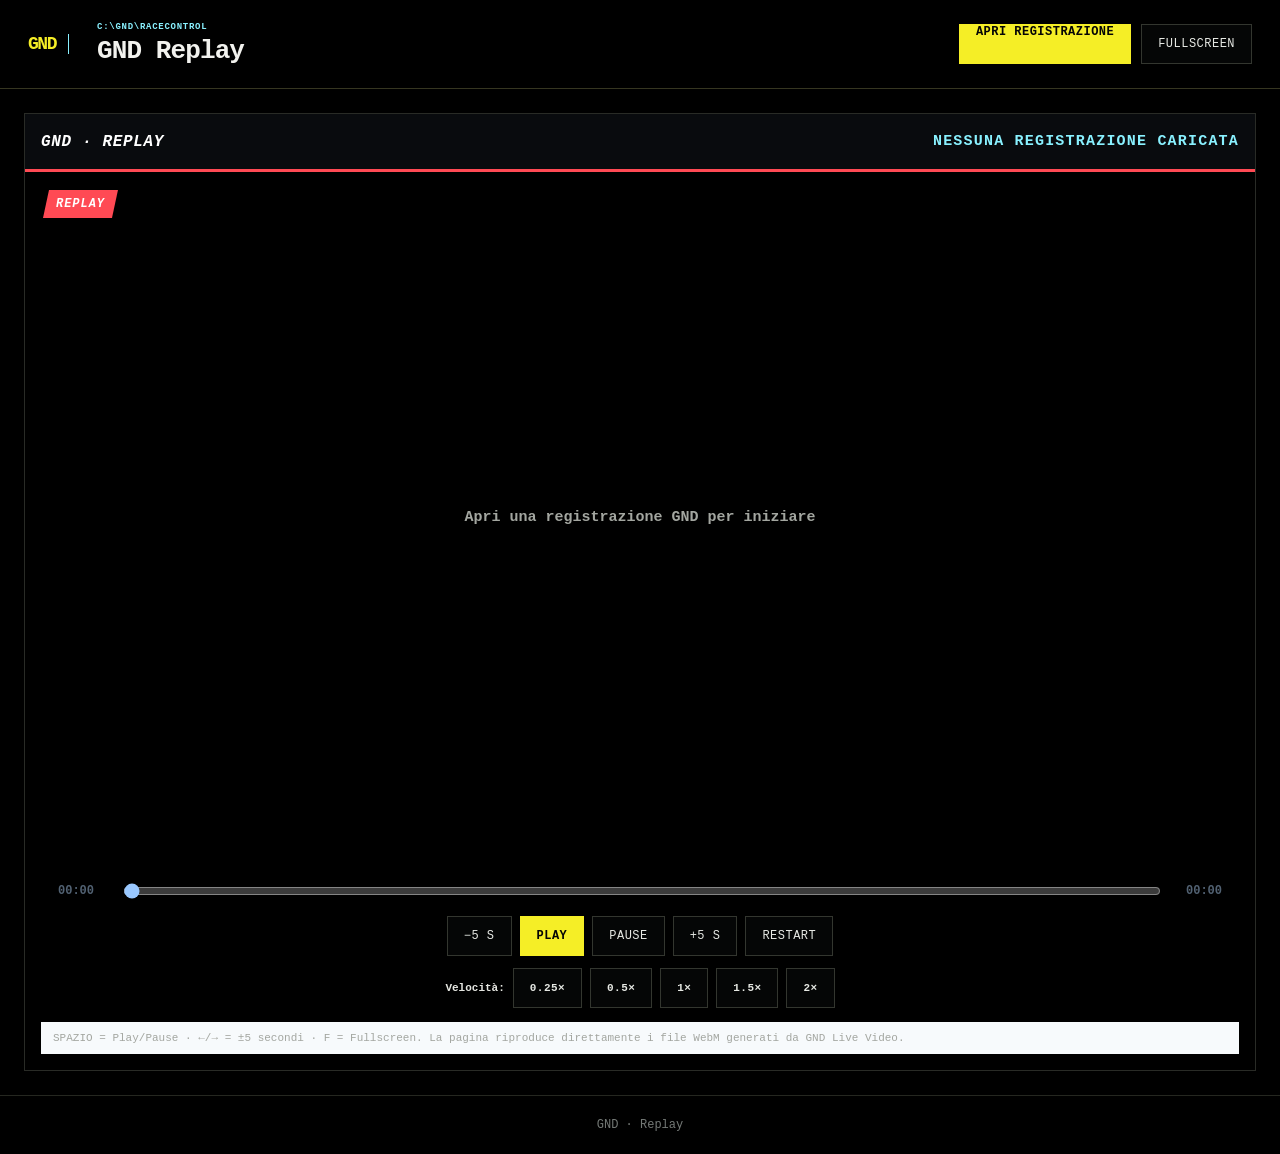
<file: gnd_replay.html>
<!DOCTYPE html>
<html lang="it">
<head>
<meta charset="UTF-8">
<meta name="viewport" content="width=device-width, initial-scale=1.0">
<title>C:\GND\RACECONTROL · GND Replay</title>

<style>
:root{
  --blue:#005b96;
  --navy:#001f3f;
  --line:#d7e2ec;
  --text:#102033;
  --red:#d71920;
}

*{box-sizing:border-box}

html,body{
  width:100%;
  min-height:100%;
  margin:0;
}

body{
  font-family:Arial,Helvetica,sans-serif;
  background:linear-gradient(180deg,#fff 0%,#f3f7fb 100%);
  color:var(--text);
}

.top-strip{
  height:36px;
  background:#172027;
}

header{
  background:#fff;
  border-bottom:1px solid #e5edf5;
  box-shadow:0 8px 24px rgba(0,0,0,.06);
}

.header-inner{
  padding:22px 28px;
  display:flex;
  align-items:center;
  justify-content:space-between;
  gap:24px;
}

.brand{
  display:flex;
  align-items:center;
  gap:16px;
}

.site-logo{
  width:126px;
  height:auto;
}

.brand-title small{
  display:block;
  color:var(--blue);
  font-weight:800;
  text-transform:uppercase;
  letter-spacing:.12em;
  font-size:12px;
  margin-bottom:4px;
}

.brand-title h1{
  margin:0;
  color:var(--navy);
  font-size:26px;
}

.header-actions{
  display:flex;
  gap:10px;
  flex-wrap:wrap;
}

button,
.file-button{
  min-height:40px;
  padding:0 16px;
  border:1px solid var(--line);
  border-radius:999px;
  background:#fff;
  color:var(--navy);
  font-size:12px;
  font-weight:900;
  text-transform:uppercase;
  letter-spacing:.04em;
  cursor:pointer;
}

button.primary,
.file-button.primary{
  background:var(--blue);
  border-color:var(--blue);
  color:#fff;
}

.file-button input{
  display:none;
}

main{
  padding:24px;
}

.replay-card{
  width:min(1500px,100%);
  margin:0 auto;
  background:#fff;
  border:1px solid var(--line);
  border-radius:18px;
  overflow:hidden;
  box-shadow:0 14px 36px rgba(0,0,0,.08);
}

.replay-head{
  min-height:58px;
  padding:10px 16px;
  display:flex;
  align-items:center;
  justify-content:space-between;
  gap:12px;
  background:#090b0e;
  border-bottom:3px solid var(--red);
  color:#fff;
}

.replay-brand{
  font-size:16px;
  font-weight:900;
  font-style:italic;
  text-transform:uppercase;
  letter-spacing:.04em;
}

.replay-title{
  min-width:0;
  color:#fff;
  font-size:15px;
  font-weight:900;
  white-space:nowrap;
  overflow:hidden;
  text-overflow:ellipsis;
}

.video-stage{
  position:relative;
  width:100%;
  aspect-ratio:16/9;
  background:#000;
  overflow:hidden;
}

#replayVideo{
  width:100%;
  height:100%;
  display:block;
  background:#000;
  object-fit:contain;
}

.replay-badge{
  position:absolute;
  left:18px;
  top:18px;
  z-index:5;
  padding:7px 13px;
  background:var(--red);
  color:#fff;
  font-size:12px;
  font-weight:900;
  font-style:italic;
  letter-spacing:.08em;
  text-transform:uppercase;
  clip-path:polygon(8% 0,100% 0,92% 100%,0 100%);
}

.empty-message{
  position:absolute;
  inset:0;
  display:flex;
  align-items:center;
  justify-content:center;
  color:#8492a0;
  font-size:15px;
  font-weight:800;
  pointer-events:none;
}

.video-stage.loaded .empty-message{
  display:none;
}

.controls{
  padding:16px;
  background:#fff;
}

.timeline-row{
  display:grid;
  grid-template-columns:70px minmax(0,1fr) 70px;
  gap:10px;
  align-items:center;
}

.time-label{
  text-align:center;
  color:#526273;
  font-size:12px;
  font-weight:900;
  font-variant-numeric:tabular-nums;
}

#timeline{
  width:100%;
}

.control-row{
  margin-top:14px;
  display:flex;
  justify-content:center;
  gap:8px;
  flex-wrap:wrap;
}

.speed-row{
  margin-top:12px;
  display:flex;
  align-items:center;
  justify-content:center;
  gap:8px;
  flex-wrap:wrap;
  color:#617080;
  font-size:11px;
  font-weight:800;
}

.speed-btn.active{
  background:var(--navy);
  border-color:var(--navy);
  color:#fff;
}

.info{
  margin-top:14px;
  padding:10px 12px;
  border-radius:10px;
  background:#f7fafc;
  color:#657482;
  font-size:11px;
}

footer{
  padding:22px;
  text-align:center;
  color:#6d7b88;
  font-size:12px;
}

/* Fullscreen replay */
body.fullscreen-mode{
  overflow:hidden;
  background:#000;
}

body.fullscreen-mode .top-strip,
body.fullscreen-mode header,
body.fullscreen-mode footer,
body.fullscreen-mode .controls{
  display:none;
}

body.fullscreen-mode main{
  padding:0;
}

body.fullscreen-mode .replay-card{
  width:100vw;
  height:100vh;
  border:0;
  border-radius:0;
  box-shadow:none;
  background:#000;
}

body.fullscreen-mode .replay-head{
  position:absolute;
  top:0;
  left:0;
  right:0;
  z-index:20;
  background:rgba(5,5,5,.92);
}

body.fullscreen-mode .video-stage{
  width:100vw;
  height:100vh;
  aspect-ratio:auto;
}

@media(max-width:760px){
  .header-inner{
    flex-direction:column;
    align-items:flex-start;
  }

  main{
    padding:12px;
  }

  .timeline-row{
    grid-template-columns:55px minmax(0,1fr) 55px;
  }
}
</style>
<link rel="stylesheet" href="racecontrol-theme.css">
</head>

<body>

<div class="top-strip"></div>

<header>
  <div class="header-inner">
    <div class="brand">
      

      <div class="brand-title">
        <small>C:\GND\RACECONTROL</small>
        <h1>GND Replay</h1>
      </div>
    </div>

    <div class="header-actions">
      <label class="file-button primary">
        Apri Registrazione
        <input id="videoFileInput"
               type="file"
               accept="video/webm,video/mp4,video/*">
      </label>

      <button id="fullscreenBtn">Fullscreen</button>
    </div>
  </div>
</header>

<main>

  <section class="replay-card">

    <div class="replay-head">
      <div class="replay-brand">GND · Replay</div>
      <div id="fileTitle" class="replay-title">Nessuna registrazione caricata</div>
    </div>

    <div id="videoStage" class="video-stage">
      <video id="replayVideo"
             playsinline
             preload="metadata"></video>

      <div class="replay-badge">Replay</div>
      <div class="empty-message">Apri una registrazione GND per iniziare</div>
    </div>

    <div class="controls">

      <div class="timeline-row">
        <div id="currentTime" class="time-label">00:00</div>
        <input id="timeline"
               type="range"
               min="0"
               max="1000"
               value="0">
        <div id="durationTime" class="time-label">00:00</div>
      </div>

      <div class="control-row">
        <button id="back5Btn">−5 s</button>
        <button id="playBtn" class="primary">Play</button>
        <button id="pauseBtn">Pause</button>
        <button id="forward5Btn">+5 s</button>
        <button id="restartBtn">Restart</button>
      </div>

      <div class="speed-row">
        Velocità:
        <button class="speed-btn" data-speed="0.25">0.25×</button>
        <button class="speed-btn" data-speed="0.5">0.5×</button>
        <button class="speed-btn active" data-speed="1">1×</button>
        <button class="speed-btn" data-speed="1.5">1.5×</button>
        <button class="speed-btn" data-speed="2">2×</button>
      </div>

      <div class="info">
        SPAZIO = Play/Pause · ←/→ = ±5 secondi · F = Fullscreen.
        La pagina riproduce direttamente i file WebM generati da GND Live Video.
      </div>

    </div>

  </section>

</main>

<footer>GND · Replay</footer>

<script>
const videoFileInput = document.getElementById("videoFileInput");
const replayVideo = document.getElementById("replayVideo");
const videoStage = document.getElementById("videoStage");
const fileTitle = document.getElementById("fileTitle");

const currentTimeEl = document.getElementById("currentTime");
const durationTimeEl = document.getElementById("durationTime");
const timeline = document.getElementById("timeline");

const playBtn = document.getElementById("playBtn");
const pauseBtn = document.getElementById("pauseBtn");
const back5Btn = document.getElementById("back5Btn");
const forward5Btn = document.getElementById("forward5Btn");
const restartBtn = document.getElementById("restartBtn");
const fullscreenBtn = document.getElementById("fullscreenBtn");
const speedButtons = [...document.querySelectorAll(".speed-btn")];

let currentObjectUrl = null;
let scrubbing = false;

function fmt(sec){
  if(!Number.isFinite(sec)) return "00:00";

  const total = Math.max(0,Math.floor(sec));
  const m = Math.floor(total/60);
  const s = total%60;

  return `${String(m).padStart(2,"0")}:${String(s).padStart(2,"0")}`;
}

function loadVideoFile(file){
  if(!file) return;

  if(currentObjectUrl){
    URL.revokeObjectURL(currentObjectUrl);
  }

  currentObjectUrl = URL.createObjectURL(file);

  replayVideo.src = currentObjectUrl;
  replayVideo.load();

  fileTitle.textContent = file.name;
  videoStage.classList.add("loaded");
}

videoFileInput.addEventListener("change",event=>{
  loadVideoFile(event.target.files?.[0]);
});

replayVideo.addEventListener("loadedmetadata",()=>{
  durationTimeEl.textContent = fmt(replayVideo.duration);
  timeline.value = 0;
});

replayVideo.addEventListener("timeupdate",()=>{
  if(scrubbing) return;

  currentTimeEl.textContent = fmt(replayVideo.currentTime);

  if(Number.isFinite(replayVideo.duration) && replayVideo.duration > 0){
    timeline.value =
      Math.round(
        (replayVideo.currentTime/replayVideo.duration)*1000
      );
  }
});

timeline.addEventListener("input",()=>{
  scrubbing = true;

  if(Number.isFinite(replayVideo.duration)){
    const t =
      (parseInt(timeline.value,10)/1000) *
      replayVideo.duration;

    currentTimeEl.textContent = fmt(t);
  }
});

timeline.addEventListener("change",()=>{
  if(Number.isFinite(replayVideo.duration)){
    replayVideo.currentTime =
      (parseInt(timeline.value,10)/1000) *
      replayVideo.duration;
  }

  scrubbing = false;
});

playBtn.addEventListener("click",()=>{
  replayVideo.play();
});

pauseBtn.addEventListener("click",()=>{
  replayVideo.pause();
});

back5Btn.addEventListener("click",()=>{
  replayVideo.currentTime =
    Math.max(0,replayVideo.currentTime-5);
});

forward5Btn.addEventListener("click",()=>{
  replayVideo.currentTime =
    Math.min(
      replayVideo.duration || Infinity,
      replayVideo.currentTime+5
    );
});

restartBtn.addEventListener("click",()=>{
  replayVideo.currentTime = 0;
  replayVideo.play();
});

speedButtons.forEach(button=>{
  button.addEventListener("click",()=>{
    const speed = parseFloat(button.dataset.speed);

    replayVideo.playbackRate = speed;

    speedButtons.forEach(btn=>
      btn.classList.remove("active")
    );

    button.classList.add("active");
  });
});

async function toggleFullscreen(){
  document.body.classList.toggle("fullscreen-mode");

  if(document.body.classList.contains("fullscreen-mode")){
    try{
      if(!document.fullscreenElement){
        await document.documentElement.requestFullscreen();
      }
    }catch(e){}
  }else{
    if(document.fullscreenElement){
      try{ await document.exitFullscreen(); }catch(e){}
    }
  }
}

fullscreenBtn.addEventListener("click",toggleFullscreen);

document.addEventListener("fullscreenchange",()=>{
  if(!document.fullscreenElement){
    document.body.classList.remove("fullscreen-mode");
  }
});

document.addEventListener("keydown",event=>{
  if(event.code === "Space"){
    event.preventDefault();

    if(replayVideo.paused){
      replayVideo.play();
    }else{
      replayVideo.pause();
    }
    return;
  }

  if(event.key === "ArrowLeft"){
    replayVideo.currentTime =
      Math.max(0,replayVideo.currentTime-5);
  }

  if(event.key === "ArrowRight"){
    replayVideo.currentTime =
      Math.min(
        replayVideo.duration || Infinity,
        replayVideo.currentTime+5
      );
  }

  if(event.key.toLowerCase() === "f"){
    toggleFullscreen();
  }
});
</script>

</body>
</html>
</file>
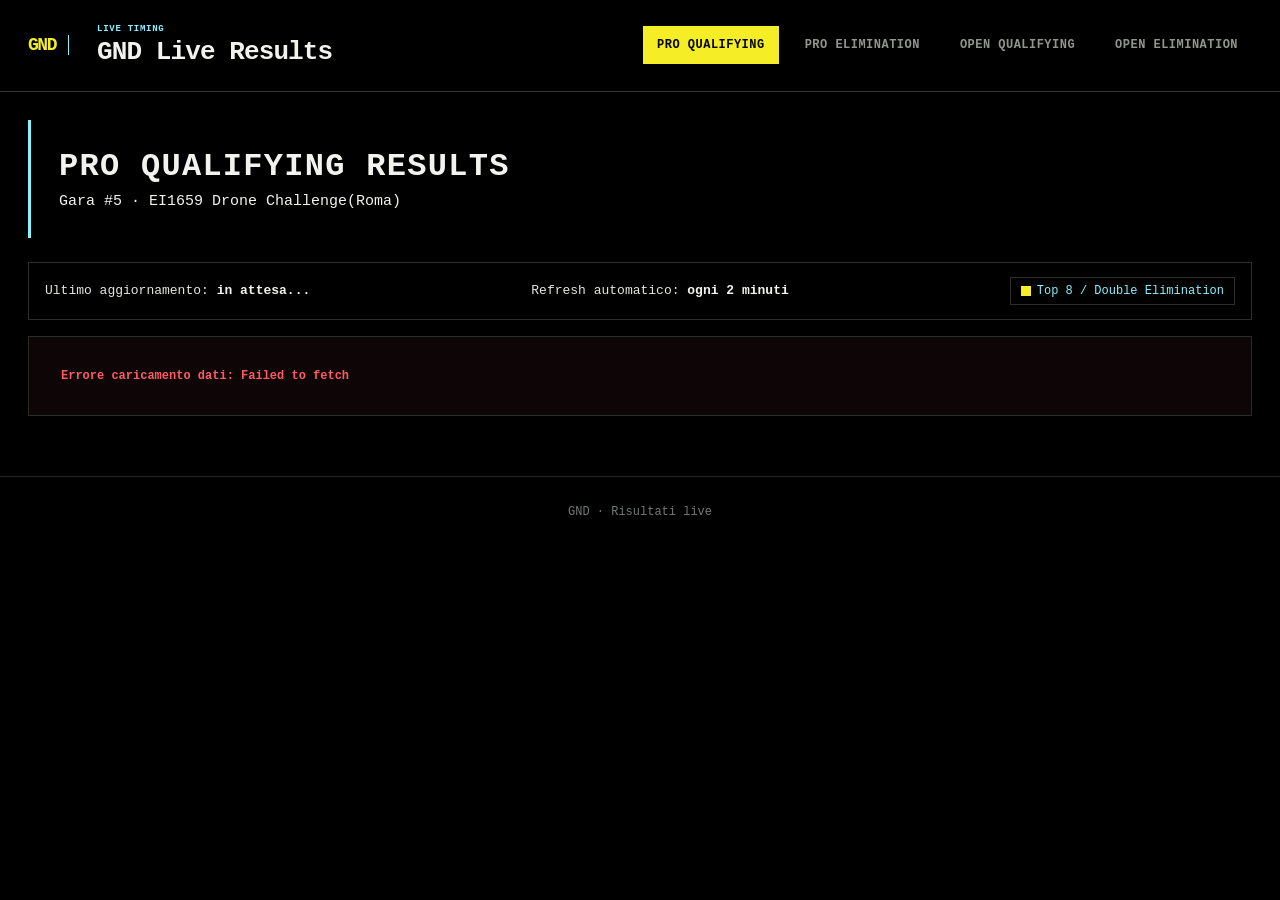
<file: gnd_results.html>
<!DOCTYPE html>
<html lang="it">
<head>
<meta charset="UTF-8">
<meta name="viewport" content="width=device-width, initial-scale=1.0">
<title>C:\GND\RACECONTROL · GND Live Results</title>

<style>
:root{
  --blue:#005b96;
  --blue-dark:#003f73;
  --navy:#001f3f;
  --line:#d7e2ec;
  --green:#dff5df;
  --red-light:#fff0f0;
  --text:#102033;
  --pro:#203b78;
  --open:#b71c1c;
  --open-dark:#7f1010;
}

*{box-sizing:border-box}

html,body{
  width:100%;
  max-width:100%;
  margin:0;
  overflow-x:hidden;
}

body{
  font-family:Arial,Helvetica,sans-serif;
  background:linear-gradient(180deg,#fff 0%,#f3f7fb 100%);
  color:var(--text);
}

.top-strip{
  height:36px;
  background:#172027;
}

header{
  width:100%;
  background:#fff;
  border-bottom:1px solid #e5edf5;
  box-shadow:0 8px 24px rgba(0,0,0,.06);
}

.header-inner{
  width:100%;
  margin:0;
  padding:24px 28px;
  display:flex;
  align-items:center;
  justify-content:space-between;
  gap:24px;
}

.brand{
  display:flex;
  align-items:center;
  gap:16px;
}

.site-logo{
  width:126px;
  height:auto;
  display:block;
}

.brand-title small{
  display:block;
  color:var(--blue);
  font-weight:700;
  text-transform:uppercase;
  letter-spacing:.12em;
  font-size:12px;
  margin-bottom:4px;
}

.brand-title h1{
  margin:0;
  color:var(--navy);
  font-size:26px;
  line-height:1.1;
}

nav{
  display:flex;
  gap:12px;
  flex-wrap:wrap;
  justify-content:flex-end;
}

nav a{
  display:inline-flex;
  align-items:center;
  min-height:38px;
  padding:0 13px;
  color:#001c70;
  text-decoration:none;
  border:1px solid transparent;
  border-radius:999px;
  font-size:12px;
  font-weight:800;
  text-transform:uppercase;
  letter-spacing:.04em;
  transition:.2s ease;
}

nav a:hover{
  background:#f2f7fb;
  border-color:var(--line);
}

nav a.active{
  background:var(--blue);
  border-color:var(--blue);
  color:#fff;
}

nav a.nav-open.active{
  background:var(--open);
  border-color:var(--open);
}

nav a.nav-open:hover{
  background:#fff2f2;
  border-color:#efcaca;
  color:#8e1515;
}

main{
  width:100%;
  margin:0;
  padding:28px 28px 60px;
}

.view-section{
  display:none;
  width:100%;
}

.view-section.active{
  display:block;
}

.hero{
  width:100%;
  color:#fff;
  border-radius:20px;
  padding:28px;
  margin-bottom:24px;
  box-shadow:0 18px 45px rgba(0,91,150,.22);
}

.hero.pro{
  background:linear-gradient(135deg,#152853,var(--pro));
}

.hero.open{
  background:linear-gradient(135deg,var(--open-dark),var(--open));
}

.hero h2{
  margin:0 0 8px;
  font-size:32px;
  text-transform:uppercase;
  letter-spacing:.04em;
}

.hero p{
  margin:0;
  color:#e2eff8;
  font-size:15px;
}

.status-bar{
  width:100%;
  display:flex;
  flex-wrap:wrap;
  gap:12px;
  justify-content:space-between;
  align-items:center;
  background:#fff;
  border:1px solid var(--line);
  border-radius:16px;
  padding:14px 16px;
  margin-bottom:16px;
  box-shadow:0 8px 24px rgba(0,0,0,.05);
}

.status-item{
  font-size:13px;
  color:#4a5b6c;
}

.status-item strong{
  color:var(--blue);
}

#open-qualifications-view .status-item strong{
  color:var(--open);
}

.legend{
  display:flex;
  gap:10px;
  flex-wrap:wrap;
  font-size:12px;
  align-items:center;
}

.pill{
  display:inline-flex;
  align-items:center;
  gap:6px;
  border-radius:999px;
  padding:6px 10px;
  border:1px solid var(--line);
  background:#fff;
}

.dot{
  width:10px;
  height:10px;
  border-radius:50%;
  display:inline-block;
}

.dot.green{background:#6fc36f}
.dot.red{background:#ff9b9b}

.table-card,.bracket-card{
  width:100%;
  background:#fff;
  border:1px solid var(--line);
  border-radius:18px;
  overflow:hidden;
  box-shadow:0 14px 36px rgba(0,0,0,.08);
}

.table-scroll{
  width:100%;
  overflow-x:auto;
}

.race-table{
  width:100%;
  border-collapse:separate;
  border-spacing:0;
  font-size:13px;
  min-width:1040px;
}

.race-table th{
  background:var(--blue);
  color:#fff;
  padding:11px 8px;
  text-align:center;
  white-space:nowrap;
  border-right:1px solid rgba(255,255,255,.25);
  position:sticky;
  top:0;
  z-index:5;
}

#open-qualifications-view .race-table th{
  background:var(--open);
}

.race-table td{
  border-right:1px solid var(--line);
  border-bottom:1px solid var(--line);
  padding:8px 7px;
  text-align:center;
  white-space:nowrap;
  background:inherit;
}

.race-table tr.qualified{background:var(--green)}
.race-table tr.eliminated{background:var(--red-light)}
.race-table tr:hover{background:#dceeff}

.position,.best-time{
  font-weight:800;
  color:var(--blue);
}

#open-qualifications-view .position,
#open-qualifications-view .best-time,
#open-qualifications-view .pilot-id{
  color:var(--open);
}

.pilot-name{
  font-weight:700;
  text-align:left!important;
}

.pilot-id{
  font-weight:700;
  color:#0b4f88;
}

.sticky-col-1{
  position:sticky;
  left:0;
  z-index:3;
  min-width:54px;
}

.sticky-col-2{
  position:sticky;
  left:54px;
  z-index:3;
  min-width:185px;
}

.sticky-col-3{
  position:sticky;
  left:239px;
  z-index:3;
  min-width:95px;
}

.sticky-col-4{
  position:sticky;
  left:334px;
  z-index:3;
  min-width:90px;
}

th.sticky-col-1,
th.sticky-col-2,
th.sticky-col-3,
th.sticky-col-4{
  z-index:7;
  background:var(--blue-dark);
}

#open-qualifications-view th.sticky-col-1,
#open-qualifications-view th.sticky-col-2,
#open-qualifications-view th.sticky-col-3,
#open-qualifications-view th.sticky-col-4{
  background:#8e1515;
}

td.sticky-col-1,
td.sticky-col-2,
td.sticky-col-3,
td.sticky-col-4{
  box-shadow:4px 0 8px rgba(0,0,0,.04);
}

.loading,.error{
  padding:32px;
  color:var(--blue);
  font-weight:700;
}

.error{
  color:#b00020;
}

.bracket-card{
  padding:18px;
  overflow-x:auto;
}

.bracket-note{
  margin:0 0 14px;
  color:#4a5b6c;
  font-size:14px;
}

.bracket-viewport{
  position:relative;
  background:linear-gradient(180deg,#fff 0%,#f8fbfe 100%);
  border:1px solid var(--line);
  border-radius:14px;
  overflow:hidden;
}

.bracket-lines{
  position:absolute;
  inset:0;
  pointer-events:none;
  z-index:1;
}

.bracket-lines path{
  stroke:#667789;
  stroke-width:2;
  fill:none;
  opacity:.7;
}

.stage-title{
  position:absolute;
  height:28px;
  line-height:28px;
  padding:0 12px;
  border:1px solid #8c96a3;
  background:#f1efe8;
  color:var(--navy);
  font-size:12px;
  font-weight:800;
  text-transform:uppercase;
  text-align:center;
  z-index:3;
}

#open-elimination-view .stage-title{
  color:#5d0d0d;
  border-color:#b67a7a;
  background:#f7eeee;
}

.lower-title{
  position:absolute;
  height:22px;
  line-height:22px;
  border:1px solid #8c96a3;
  background:#d7d7d7;
  color:#111;
  font-size:11px;
  font-weight:800;
  text-align:center;
  text-transform:uppercase;
  z-index:3;
}

.heat-card{
  position:absolute;
  width:380px;
  border:1px solid #7d8792;
  background:#fff;
  z-index:4;
  box-shadow:0 8px 18px rgba(0,0,0,.08);
}

.heat-title{
  display:grid;
  grid-template-columns:80px 1fr;
  min-height:30px;
  border-bottom:1px solid #7d8792;
  background:#f1efe8;
}

.heat-label{
  display:flex;
  align-items:center;
  justify-content:center;
  padding:5px;
  font-weight:800;
  font-size:12px;
  color:var(--navy);
  border-right:1px solid #7d8792;
}

#open-elimination-view .heat-label{
  color:#5d0d0d;
}

.heat-meta{
  display:grid;
  grid-template-columns:1fr 40px;
  align-items:center;
  gap:2px;
  padding:3px 6px;
  color:#4d5d6e;
  font-size:10px;
  font-weight:700;
}

.heat-row{
  display:grid;
  grid-template-columns:180px 160px 40px;
  min-height:26px;
  border-bottom:1px solid #cbd6e0;
  background:#fff;
  font-size:11px;
}

.heat-row:last-child{border-bottom:0}

.heat-row .name,
.heat-row .pid,
.heat-row .rank{
  display:flex;
  align-items:center;
  padding:3px 5px;
  overflow:hidden;
  text-overflow:ellipsis;
}

.heat-row .name{
  font-weight:700;
  color:var(--text);
}

.heat-row .pid{
  justify-content:center;
  color:#0b4f88;
  font-weight:700;
  border-left:1px solid #cbd6e0;
}

.heat-row .rank{
  justify-content:center;
  color:#4a5b6c;
  border-left:1px solid #cbd6e0;
}

.heat-row.rank-1{background:#eef9ee}

.heat-row.rank-1 .rank,
.heat-row.rank-2 .rank{
  color:var(--blue);
  font-weight:800;
}

#open-elimination-view .heat-row.rank-1 .rank,
#open-elimination-view .heat-row.rank-2 .rank{
  color:var(--open);
}

.heat-card.final-card{
  width:520px;
}

.heat-card.final-card .heat-meta{
  grid-template-columns:160px 40px 40px 40px 40px;
}

.heat-card.final-card .heat-row{
  grid-template-columns:180px 160px 45px 45px 45px 45px;
}

.heat-card.final-card .ace-rank{
  display:flex;
  align-items:center;
  justify-content:center;
  padding:3px 5px;
  color:#4a5b6c;
  border-left:1px solid #cbd6e0;
}

.placeholder{
  color:#8a99a8!important;
  font-weight:500!important;
  font-style:italic;
}

footer{
  text-align:center;
  padding:28px 20px;
  color:#6d7b88;
  font-size:12px;
}

@media(max-width:780px){
  .header-inner{
    align-items:flex-start;
    flex-direction:column;
    padding:18px 12px;
  }

  nav{
    justify-content:flex-start;
  }

  nav a{
    font-size:11px;
    padding:0 10px;
  }

  main{
    padding:16px 10px 36px;
  }

  .hero h2{
    font-size:24px;
  }

  .brand-title h1{
    font-size:20px;
  }

  .site-logo{
    width:104px;
  }

  .bracket-card{
    padding:10px;
  }
}
</style>
<link rel="stylesheet" href="racecontrol-theme.css">
</head>

<body>

<div class="top-strip"></div>

<header>
  <div class="header-inner">

    <div class="brand">
      

      <div class="brand-title">
        <small>Live timing</small>
        <h1>GND Live Results</h1>
      </div>
    </div>

    <nav>
      <a href="#pro-qualifications" data-view="pro-qualifications">PRO Qualifying</a>
      <a href="#pro-elimination" data-view="pro-elimination">PRO Elimination</a>
      <a class="nav-open" href="#open-qualifications" data-view="open-qualifications">OPEN Qualifying</a>
      <a class="nav-open" href="#open-elimination" data-view="open-elimination">OPEN Elimination</a>
    </nav>

  </div>
</header>

<main>

<section id="pro-qualifications-view" class="view-section active">
  <section class="hero pro">
    <h2>PRO Qualifying Results</h2>
    <p>Gara #5 · EI1659 Drone Challenge(Roma)</p>
  </section>

  <section class="status-bar">
    <div class="status-item">
      Ultimo aggiornamento:
      <strong id="pro-last-update">in attesa...</strong>
    </div>

    <div class="status-item">
      Refresh automatico:
      <strong>ogni 2 minuti</strong>
    </div>

    <div class="legend">
      <span class="pill">
        <span class="dot green"></span>
        Top 8 / Double Elimination
      </span>
    </div>
  </section>

  <section class="table-card">
    <div id="pro-race-results" class="table-scroll">
      <div class="loading">Caricamento risultati PRO...</div>
    </div>
  </section>
</section>


<section id="pro-elimination-view" class="view-section">
  <section class="hero pro">
    <h2>PRO Double Elimination</h2>
    <p>Gara #5 · EI1659 Drone Challenge(Roma)</p>
  </section>

  <section class="bracket-card">
    <p class="bracket-note">
      La pubblicazione dei dati avviene dopo la validazione da parte dei giudici di gara.
    </p>

    <div id="pro-bracket-results">
      <div class="loading">Caricamento eliminatorie PRO...</div>
    </div>
  </section>
</section>


<section id="open-qualifications-view" class="view-section">
  <section class="hero open">
    <h2>OPEN Qualifying Results</h2>
    <p>Gara #5 · EI1659 Drone Challenge(Roma)</p>
  </section>

  <section class="status-bar">
    <div class="status-item">
      Ultimo aggiornamento:
      <strong id="open-last-update">in attesa...</strong>
    </div>

    <div class="status-item">
      Refresh automatico:
      <strong>ogni 2 minuti</strong>
    </div>

    <div class="legend">
      <span class="pill">
        <span class="dot green"></span>
        Top 16
      </span>

      <span class="pill">
        <span class="dot red"></span>
        Outside Top 16
      </span>
    </div>
  </section>

  <section class="table-card">
    <div id="open-race-results" class="table-scroll">
      <div class="loading">Caricamento risultati OPEN...</div>
    </div>
  </section>
</section>


<section id="open-elimination-view" class="view-section">
  <section class="hero open">
    <h2>OPEN Double Elimination</h2>
    <p>Gara #5 · EI1659 Drone Challenge(Roma)</p>
  </section>

  <section class="bracket-card">
    <p class="bracket-note">
      La pubblicazione dei dati avviene dopo la validazione da parte dei giudici di gara.
    </p>

    <div id="open-bracket-results">
      <div class="loading">Caricamento eliminatorie OPEN...</div>
    </div>
  </section>
</section>

</main>

<footer>GND · Risultati live</footer>

<script>
const SHEET_ID="1fNKQOTEUjQ17VSKYmlYhYHilcCtu-GrQT1q5Ym4Pw6o";
const sheetURL=`https://docs.google.com/spreadsheets/d/${SHEET_ID}/export?format=csv&gid=0`;

/* OPEN: 16 PILOTS */
const OPEN_LAYOUT={
  1:{x:20,y:70},
  2:{x:20,y:230},
  3:{x:20,y:390},
  4:{x:20,y:550},

  5:{x:20,y:1390},
  6:{x:20,y:1550},

  7:{x:520,y:150},
  8:{x:520,y:470},

  9:{x:520,y:1390},
  10:{x:520,y:1550},

  11:{x:1030,y:1470},
  12:{x:1030,y:310},

  13:{x:1540,y:1470},

  999:{x:1580,y:310}
};

const OPEN_STAGE_TITLES=[
  {text:"1st Elimination Round",x:20,y:24,w:380},
  {text:"2nd Elimination Round",x:520,y:24,w:380},
  {text:"3rd Elimination Round",x:1030,y:24,w:380},
  {text:"Final",x:1580,y:24,w:520}
];

const OPEN_CONNECTIONS=[
  [1,7],
  [2,7],
  [3,8],
  [4,8],

  [7,12],
  [8,12],
  [12,999],

  [5,9],
  [6,10],
  [9,11],
  [10,11],
  [11,13],
  [13,999]
];


/* PRO: 8 PILOTS
   Race 1 + Race 2 -> Race 4
   Race 3 = loser bracket
   Nessuna Race 6 / Race 7
*/
const PRO_LAYOUT={
  1:{x:20,y:90},
  2:{x:20,y:340},

  3:{x:20,y:850},

  4:{x:500,y:210},
  5:{x:500,y:850},

  999:{x:1030,y:310}
};

const PRO_STAGE_TITLES=[
  {text:"1st Elimination Round",x:20,y:24,w:380},
  {text:"2nd Elimination Round",x:500,y:24,w:380},
  {text:"Final",x:1030,y:24,w:520}
];

const PRO_CONNECTIONS=[
  [1,4],
  [2,4],
  [4,999],

  [3,5],
  [5,999]
];


function parseCSV(text){
  const rows=[];
  let row=[];
  let cell="";
  let inside=false;

  for(let i=0;i<text.length;i++){
    const c=text[i];
    const n=text[i+1];

    if(c==='"' && inside && n==='"'){
      cell+='"';
      i++;
    }
    else if(c==='"'){
      inside=!inside;
    }
    else if(c===',' && !inside){
      row.push(cell.trim());
      cell="";
    }
    else if((c==='\n'||c==='\r') && !inside){
      if(cell!=="" || row.length>0){
        row.push(cell.trim());
        rows.push(row);
        row=[];
        cell="";
      }
    }
    else{
      cell+=c;
    }
  }

  if(cell!=="" || row.length>0){
    row.push(cell.trim());
    rows.push(row);
  }

  return rows;
}


function safe(v){
  return String(v||"")
    .replaceAll("&","&amp;")
    .replaceAll("<","&lt;")
    .replaceAll(">","&gt;")
    .replaceAll('"',"&quot;")
    .replaceAll("'","&#039;");
}


async function fetchRows(){
  const sep=sheetURL.includes("?")?"&":"?";
  const response=await fetch(
    sheetURL+sep+"_="+Date.now(),
    {cache:"no-store"}
  );

  if(!response.ok){
    throw new Error("HTTP "+response.status);
  }

  return parseCSV(await response.text());
}


function normalizeCellText(value){
  return String(value||"")
    .replace(/\u00A0/g," ")
    .replace(/\s+/g," ")
    .trim();
}


/* QUALIFICATIONS */
function findQualificationHeader(allRows){
  return allRows.findIndex(row=>
    row.some(c=>normalizeCellText(c)==="Nome + Cognome") &&
    row.some(c=>normalizeCellText(c)==="Categoria") &&
    row.some(c=>normalizeCellText(c)==="Miglior Tempo")
  );
}


function getHeaderMap(row){
  const map={};

  row.forEach((cell,index)=>{
    const key=normalizeCellText(cell);
    if(key){
      map[key]=index;
    }
  });

  return map;
}


function getQualificationRows(allRows,category){
  const headerIndex=findQualificationHeader(allRows);

  if(headerIndex<0){
    throw new Error("Intestazione qualifiche non trovata.");
  }

  const header=allRows[headerIndex];
  const map=getHeaderMap(header);

  const nameCol=map["Nome + Cognome"];
  const idCol=map["ID"];
  const categoryCol=map["Categoria"];
  const posCol=map["Pos"];
  const bestCol=map["Miglior Tempo"];

  if([nameCol,idCol,categoryCol,posCol,bestCol].some(v=>v===undefined)){
    throw new Error("Colonne qualifiche non riconosciute.");
  }

  const qcols=[];

  header.forEach((cell,index)=>{
    const txt=normalizeCellText(cell);

    if(/^Qualifica\s*#\d+$/i.test(txt)){
      qcols.push({
        index,
        title:txt.replace("Qualifica ","Q")
      });
    }
  });

  const rows=[];

  for(let i=headerIndex+1;i<allRows.length;i++){
    const row=allRows[i];

    if(row.some(cell=>/ID\s*-\s*(OPEN|PRO)/i.test(normalizeCellText(cell)))){
      break;
    }

    const rowCategory=
      normalizeCellText(row[categoryCol]).toUpperCase();

    if(rowCategory!==category){
      continue;
    }

    const name=normalizeCellText(row[nameCol]);
    const id=normalizeCellText(row[idCol]);

    if(!name && !id){
      continue;
    }

    const positionRaw=normalizeCellText(row[posCol]);

    rows.push({
      name,
      id,
      position:/^\d+$/.test(positionRaw)
        ? parseInt(positionRaw,10)
        : positionRaw,
      best:normalizeCellText(row[bestCol]),
      quals:qcols.map(q=>({
        title:q.title,
        value:normalizeCellText(row[q.index])
      }))
    });
  }

  rows.sort((a,b)=>
    (typeof a.position==="number"?a.position:9999) -
    (typeof b.position==="number"?b.position:9999)
  );

  return{
    rows,
    qualificationCols:qcols
  };
}


function buildQualificationTable(category,data){
  const limit=category==="PRO"?8:16;

  let html=`
    <table class="race-table">
      <thead>
        <tr>
          <th class="sticky-col-1">Pos</th>
          <th class="sticky-col-2">Pilota</th>
          <th class="sticky-col-3">ID</th>
          <th class="sticky-col-4">Best</th>
  `;

  data.qualificationCols.forEach(col=>{
    html+=`<th>${safe(col.title)}</th>`;
  });

  html+=`
        </tr>
      </thead>
      <tbody>
  `;

  data.rows.forEach(row=>{
    const pos=
      typeof row.position==="number"
        ? row.position
        : null;

    const qualified=
      pos!==null &&
      pos>=1 &&
      pos<=limit;

    const eliminated=
      category==="OPEN" &&
      pos!==null &&
      pos>limit;

    html+=`
      <tr class="${qualified?"qualified":eliminated?"eliminated":""}">
        <td class="sticky-col-1 position">${safe(row.position)}</td>
        <td class="sticky-col-2 pilot-name">${safe(row.name)}</td>
        <td class="sticky-col-3 pilot-id">${safe(row.id)}</td>
        <td class="sticky-col-4 best-time">${safe(row.best)}</td>
    `;

    row.quals.forEach(q=>{
      html+=`<td>${safe(q.value)}</td>`;
    });

    html+=`</tr>`;
  });

  html+=`
      </tbody>
    </table>
  `;

  return html;
}


function renderQualificationsFromRows(allRows){
  const pro=getQualificationRows(allRows,"PRO");
  const open=getQualificationRows(allRows,"OPEN");

  document.getElementById("pro-race-results").innerHTML=
    buildQualificationTable("PRO",pro);

  document.getElementById("open-race-results").innerHTML=
    buildQualificationTable("OPEN",open);

  const update=new Date().toLocaleTimeString(
    "it-IT",
    {
      hour:"2-digit",
      minute:"2-digit",
      second:"2-digit"
    }
  );

  document.getElementById("pro-last-update").textContent=update;
  document.getElementById("open-last-update").textContent=update;
}


/* BRACKETS */
function findRoundOneRows(allRows){
  const rows=[];

  allRows.forEach((row,rowIndex)=>{
    row.forEach(cell=>{
      if(/^Round\s*1$/i.test(normalizeCellText(cell))){
        if(!rows.includes(rowIndex)){
          rows.push(rowIndex);
        }
      }
    });
  });

  return rows;
}


function getBracketZones(allRows){
  const roundOneRows=findRoundOneRows(allRows);

  if(roundOneRows.length<2){
    throw new Error(
      `Trovati solo ${roundOneRows.length} blocchi Round 1.`
    );
  }

  return{
    open:{
      start:roundOneRows[0],
      end:roundOneRows[1]-1
    },

    pro:{
      start:roundOneRows[1],
      end:allRows.length-1
    }
  };
}


function findRoundsInZone(allRows,start,end){
  const rounds=new Map();

  for(let rowIndex=start;rowIndex<=end;rowIndex++){
    const row=allRows[rowIndex]||[];

    row.forEach((cell,colIndex)=>{
      const text=normalizeCellText(cell);

      const roundMatch=
        text.match(/^Round\s*(\d+)$/i);

      const finalMatch=
        /^(Final|Finale)$/i.test(text);

      if(!roundMatch && !finalMatch){
        return;
      }

      const number=
        finalMatch
          ? 999
          : parseInt(roundMatch[1],10);

      if(rounds.has(number)){
        return;
      }

      const pilots=[];

      for(let i=1;i<=4;i++){
        const sourceRow=
          allRows[rowIndex+i]||[];

        pilots.push({
          name:normalizeCellText(sourceRow[colIndex]),
          id:normalizeCellText(sourceRow[colIndex+1]),
          rank:normalizeCellText(sourceRow[colIndex+2]),
          ace1:normalizeCellText(sourceRow[colIndex+2]),
          ace2:normalizeCellText(sourceRow[colIndex+3]),
          ace3:normalizeCellText(sourceRow[colIndex+4]),
          ace4:normalizeCellText(sourceRow[colIndex+5])
        });
      }

      rounds.set(number,{
        number,
        pilots
      });
    });
  }

  return rounds;
}


function normalizeRank(value){
  const txt=normalizeCellText(value);
  const n=parseInt(txt,10);
  return isNaN(n)?txt:n;
}


function buildFinalHeat(round,layout){
  const pilots=round?round.pilots:[];

  let html=`
    <div class="heat-card final-card"
         style="left:${layout.x}px;top:${layout.y}px">

      <div class="heat-title">
        <div class="heat-label">Final</div>

        <div class="heat-meta">
          <span>Pilot / ID</span>
          <span>A1</span>
          <span>A2</span>
          <span>A3</span>
          <span>A4</span>
        </div>
      </div>
  `;

  for(let i=0;i<4;i++){
    const pilot=pilots[i]||{
      name:"",
      id:"",
      ace1:"",
      ace2:"",
      ace3:"",
      ace4:""
    };

    const empty=
      !pilot.name &&
      !pilot.id &&
      !pilot.ace1 &&
      !pilot.ace2 &&
      !pilot.ace3 &&
      !pilot.ace4;

    const best=[
      pilot.ace1,
      pilot.ace2,
      pilot.ace3,
      pilot.ace4
    ].some(v=>normalizeRank(v)===1);

    html+=`
      <div class="heat-row ${best?"rank-1":""}">
        <span class="name ${empty?"placeholder":""}">
          ${safe(pilot.name)||`Pilot ${i+1}`}
        </span>

        <span class="pid ${empty?"placeholder":""}">
          ${safe(pilot.id)||"---"}
        </span>

        <span class="ace-rank">${safe(pilot.ace1)||"-"}</span>
        <span class="ace-rank">${safe(pilot.ace2)||"-"}</span>
        <span class="ace-rank">${safe(pilot.ace3)||"-"}</span>
        <span class="ace-rank">${safe(pilot.ace4)||"-"}</span>
      </div>
    `;
  }

  return html+"</div>";
}


function buildHeat(number,round,layout){
  if(number===999){
    return buildFinalHeat(round,layout);
  }

  const pilots=round?round.pilots:[];

  let html=`
    <div class="heat-card"
         style="left:${layout.x}px;top:${layout.y}px">

      <div class="heat-title">
        <div class="heat-label">Race ${number}</div>

        <div class="heat-meta">
          <span>Pilot / ID</span>
          <span>Pos</span>
        </div>
      </div>
  `;

  for(let i=0;i<4;i++){
    const pilot=pilots[i]||{
      name:"",
      id:"",
      rank:""
    };

    const empty=
      !pilot.name &&
      !pilot.id &&
      !pilot.rank;

    const rank=normalizeRank(pilot.rank);

    const rankClass=
      rank===1
        ?"rank-1"
        :rank===2
          ?"rank-2"
          :"";

    html+=`
      <div class="heat-row ${rankClass}">
        <span class="name ${empty?"placeholder":""}">
          ${safe(pilot.name)||`Pilot ${i+1}`}
        </span>

        <span class="pid ${empty?"placeholder":""}">
          ${safe(pilot.id)||"---"}
        </span>

        <span class="rank ${empty?"placeholder":""}">
          ${safe(pilot.rank)||"-"}
        </span>
      </div>
    `;
  }

  return html+"</div>";
}


function connectorPath(from,to,layout){
  const a=layout[from];
  const b=layout[to];

  if(!a || !b){
    return "";
  }

  const fromWidth=
    from===999
      ?520
      :380;

  const x1=a.x+fromWidth;
  const y1=a.y+67;

  const x2=b.x;
  const y2=b.y+67;

  const mid=
    x1+Math.max(
      18,
      (x2-x1)/2
    );

  return`
    <path d="
      M ${x1} ${y1}
      H ${mid}
      V ${y2}
      H ${x2}
    "/>
  `;
}


function buildBracket(rounds,config){
  let html=`
    <div class="bracket-viewport"
         style="
           min-width:${config.width}px;
           width:${config.width}px;
           height:${config.height}px
         ">

      <svg class="bracket-lines"
           width="${config.width}"
           height="${config.height}"
           viewBox="0 0 ${config.width} ${config.height}"
           preserveAspectRatio="none">
  `;

  config.connections.forEach(([from,to])=>{
    html+=connectorPath(
      from,
      to,
      config.layout
    );
  });

  html+="</svg>";

  config.stageTitles.forEach(title=>{
    html+=`
      <div class="stage-title"
           style="
             left:${title.x}px;
             top:${title.y}px;
             width:${title.w}px
           ">
        ${safe(title.text)}
      </div>
    `;
  });

  if(config.lowerTitle){
    html+=`
      <div class="lower-title"
           style="
             left:20px;
             top:${config.lowerTitleTop}px;
             width:${config.lowerTitleWidth}px
           ">
        ${safe(config.lowerTitle)}
      </div>
    `;
  }

  Object.keys(config.layout)
    .map(Number)
    .sort((a,b)=>a-b)
    .forEach(number=>{
      html+=buildHeat(
        number,
        rounds.get(number),
        config.layout[number]
      );
    });

  return html+"</div>";
}


function renderBracketsFromRows(allRows){
  const zones=getBracketZones(allRows);

  const openRounds=
    findRoundsInZone(
      allRows,
      zones.open.start,
      zones.open.end
    );

  const proRounds=
    findRoundsInZone(
      allRows,
      zones.pro.start,
      zones.pro.end
    );

  if(!openRounds.size){
    throw new Error("Nessun Round OPEN trovato.");
  }

  if(!proRounds.size){
    throw new Error("Nessun Round PRO trovato.");
  }

  document.getElementById("open-bracket-results").innerHTML=
    buildBracket(
      openRounds,
      {
        layout:OPEN_LAYOUT,
        stageTitles:OPEN_STAGE_TITLES,
        connections:OPEN_CONNECTIONS,
        width:2200,
        height:1800,
        lowerTitle:"Double Elimination Sequence",
        lowerTitleTop:1320,
        lowerTitleWidth:1900
      }
    );

  document.getElementById("pro-bracket-results").innerHTML=
    buildBracket(
      proRounds,
      {
        layout:PRO_LAYOUT,
        stageTitles:PRO_STAGE_TITLES,
        connections:PRO_CONNECTIONS,
        width:1650,
        height:1150,
        lowerTitle:"Loser Bracket",
        lowerTitleTop:780,
        lowerTitleWidth:860
      }
    );
}


/* NAVIGATION */
const validViews=[
  "pro-qualifications",
  "pro-elimination",
  "open-qualifications",
  "open-elimination"
];


function setView(view){
  if(!validViews.includes(view)){
    view="pro-qualifications";
  }

  document
    .querySelectorAll(".view-section")
    .forEach(section=>{
      section.classList.remove("active");
    });

  document
    .querySelectorAll("nav a[data-view]")
    .forEach(link=>{
      link.classList.remove("active");
    });

  const section=
    document.getElementById(
      view+"-view"
    );

  const link=
    document.querySelector(
      `nav a[data-view="${view}"]`
    );

  if(section){
    section.classList.add("active");
  }

  if(link){
    link.classList.add("active");
  }
}


document
  .querySelectorAll("nav a[data-view]")
  .forEach(link=>{
    link.addEventListener("click",event=>{
      event.preventDefault();

      const view=
        link.getAttribute("data-view");

      window.location.hash=view;
      setView(view);
    });
  });


window.addEventListener(
  "hashchange",
  ()=>{
    setView(
      window.location.hash.replace("#","")
    );
  }
);


setView(
  window.location.hash.replace("#","") ||
  "pro-qualifications"
);


/* DATA REFRESH
   Una sola richiesta al Google Sheet per ciclo:
   gli stessi dati vengono usati sia per le qualifiche
   sia per i bracket PRO/OPEN.
*/
const REFRESH_INTERVAL=120000;
let lastSuccessfulRefresh=0;
let refreshInProgress=false;

function showDataError(error){
  const message=safe(error.message || String(error));

  const qualHtml=
    `<div class="error">Errore caricamento dati: ${message}</div>`;

  const bracketHtml=
    `<div class="error">Errore caricamento eliminatorie: ${message}</div>`;

  document.getElementById("pro-race-results").innerHTML=qualHtml;
  document.getElementById("open-race-results").innerHTML=qualHtml;
  document.getElementById("open-bracket-results").innerHTML=bracketHtml;
  document.getElementById("pro-bracket-results").innerHTML=bracketHtml;
}

async function loadAllData(){
  if(refreshInProgress){
    return;
  }

  refreshInProgress=true;

  try{
    const allRows=await fetchRows();

    renderQualificationsFromRows(allRows);
    renderBracketsFromRows(allRows);

    lastSuccessfulRefresh=Date.now();
  }
  catch(error){
    console.error("GND Live Results:",error);
    showDataError(error);
  }
  finally{
    refreshInProgress=false;
  }
}

function refreshIfVisible(){
  if(document.visibilityState==="visible"){
    loadAllData();
  }
}

/* Primo caricamento */
loadAllData();

/* Refresh automatico: una sola lettura ogni 2 minuti.
   Se il tab è in background non vengono effettuate richieste. */
setInterval(refreshIfVisible,REFRESH_INTERVAL);

/* Quando l'utente torna sulla pagina:
   aggiorna subito solo se i dati hanno più di 2 minuti. */
document.addEventListener("visibilitychange",()=>{
  if(
    document.visibilityState==="visible" &&
    Date.now()-lastSuccessfulRefresh>=REFRESH_INTERVAL
  ){
    loadAllData();
  }
});
</script>

</body>
</html>
</file>
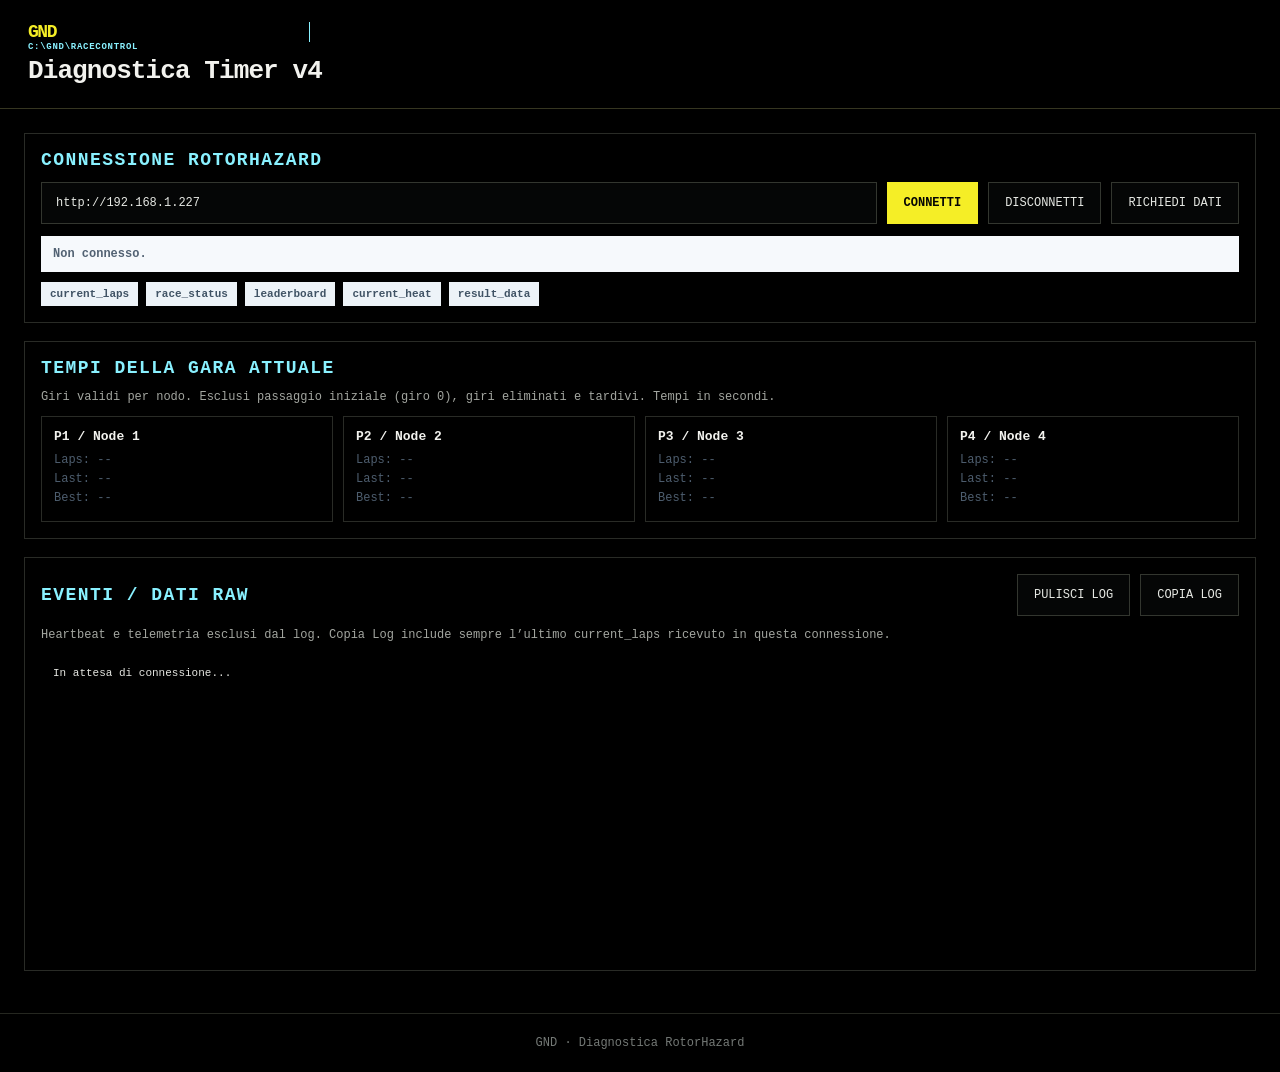
<file: gnd_timer.html>
<!DOCTYPE html>
<html lang="it">
<head>
<meta charset="UTF-8">
<meta name="viewport" content="width=device-width, initial-scale=1.0">
<title>C:\GND\RACECONTROL · GND · Diagnostica Timer</title>

<style>
:root{
  --blue:#005b96;
  --navy:#001f3f;
  --line:#d7e2ec;
  --green:#1d8f43;
  --red:#b71c1c;
  --bg:#f3f7fb;
}

*{box-sizing:border-box}

html,body{
  margin:0;
  width:100%;
  min-height:100%;
}

body{
  font-family:Arial,Helvetica,sans-serif;
  background:linear-gradient(180deg,#fff 0%,var(--bg) 100%);
  color:#102033;
}

.top-strip{
  height:36px;
  background:#172027;
}

header{
  background:#fff;
  border-bottom:1px solid #e5edf5;
  box-shadow:0 8px 24px rgba(0,0,0,.06);
}

.header-inner{
  padding:22px 28px;
  display:flex;
  align-items:center;
  gap:16px;
}

.logo{
  width:126px;
  height:auto;
}

.brand small{
  display:block;
  color:var(--blue);
  font-weight:800;
  text-transform:uppercase;
  letter-spacing:.12em;
  font-size:12px;
  margin-bottom:4px;
}

.brand h1{
  margin:0;
  color:var(--navy);
  font-size:26px;
}

main{
  padding:24px;
}

.panel{
  max-width:1500px;
  margin:0 auto 18px;
  padding:16px;
  background:#fff;
  border:1px solid var(--line);
  border-radius:16px;
  box-shadow:0 10px 28px rgba(0,0,0,.06);
}

.panel h2{
  margin:0 0 12px;
  color:var(--navy);
  font-size:18px;
}

.row{
  display:flex;
  gap:10px;
  align-items:center;
  flex-wrap:wrap;
}

input{
  flex:1 1 360px;
  min-height:42px;
  padding:0 14px;
  border:1px solid var(--line);
  border-radius:999px;
  font-size:13px;
}

button{
  min-height:42px;
  padding:0 16px;
  border:1px solid var(--line);
  border-radius:999px;
  background:#fff;
  color:var(--navy);
  font-size:12px;
  font-weight:900;
  text-transform:uppercase;
  cursor:pointer;
}

button.primary{
  background:var(--blue);
  color:#fff;
  border-color:var(--blue);
}

.status{
  margin-top:12px;
  padding:11px 12px;
  border-radius:10px;
  background:#f6f9fc;
  color:#526273;
  font-size:12px;
  font-weight:800;
}

.status.ok{
  background:#edf8ef;
  color:var(--green);
}

.status.error{
  background:#fff0f0;
  color:var(--red);
}

.cards{
  display:grid;
  grid-template-columns:repeat(4,minmax(0,1fr));
  gap:10px;
}

.card{
  padding:12px;
  border:1px solid var(--line);
  border-radius:12px;
  background:#f9fbfd;
}

.card strong{
  display:block;
  margin-bottom:7px;
  color:var(--navy);
  font-size:13px;
}

.value{
  color:#4d5d6e;
  font:12px/1.6 Consolas,Monaco,monospace;
}

.log-toolbar{
  display:flex;
  align-items:center;
  justify-content:space-between;
  gap:10px;
  margin-bottom:10px;
  flex-wrap:wrap;
}

.log{
  min-height:300px;
  max-height:600px;
  overflow:auto;
  margin:0;
  padding:12px;
  border-radius:12px;
  background:#0b1520;
  color:#dce8f2;
  font:11px/1.45 Consolas,Monaco,monospace;
  white-space:pre-wrap;
  word-break:break-word;
}

.event-list{
  display:flex;
  gap:8px;
  flex-wrap:wrap;
  margin-top:10px;
}

.event-pill{
  padding:6px 9px;
  border-radius:999px;
  background:#edf3f8;
  color:#405365;
  font-size:11px;
  font-weight:800;
}

footer{
  padding:22px;
  text-align:center;
  color:#6d7b88;
  font-size:12px;
}

@media(max-width:900px){
  .cards{
    grid-template-columns:repeat(2,minmax(0,1fr));
  }
}
</style>
<link rel="stylesheet" href="racecontrol-theme.css">
<script>(()=>{const map={f9uRaceTargetLaps:"gndRaceTargetLaps",f9uHeatSheetId:"gndHeatSheetId",f9uRhDiagServer:"gndRhDiagServer",f9uSingleJudgeSheetId:"gndSingleJudgeSheetId",f9uSingleJudgeDecisions:"gndSingleJudgeDecisions"};for(const [oldKey,newKey] of Object.entries(map)){if(localStorage.getItem(newKey)===null){const value=localStorage.getItem(oldKey);if(value!==null)localStorage.setItem(newKey,value)}}})();</script>
</head>

<body>

<div class="top-strip"></div>

<header>
  <div class="header-inner">
    
    <div class="brand">
      <small>C:\GND\RACECONTROL</small>
      <h1>Diagnostica Timer v4</h1>
    </div>
  </div>
</header>

<main>

  <section class="panel">
    <h2>Connessione RotorHazard</h2>

    <div class="row">
      <input id="serverInput"
             type="text"
             placeholder="http://192.168.1.227">

      <button id="connectBtn" class="primary">Connetti</button>
      <button id="disconnectBtn">Disconnetti</button>
      <button id="requestBtn">Richiedi Dati</button>
    </div>

    <div id="status" class="status">
      Non connesso.
    </div>

    <div class="event-list">
      <span class="event-pill">current_laps</span>
      <span class="event-pill">race_status</span>
      <span class="event-pill">leaderboard</span>
      <span class="event-pill">current_heat</span>
      <span class="event-pill">result_data</span>
    </div>
  </section>

  <section class="panel">
    <h2>Tempi della gara attuale</h2>
    <p style="font-size:12px;color:#526273">Giri validi per nodo. Esclusi passaggio iniziale (giro 0), giri eliminati e tardivi. Tempi in secondi.</p>

    <div class="cards">
      <div class="card">
        <strong>P1 / Node 1</strong>
        <div class="value" id="node0">Laps: --<br>Last: --<br>Best: --</div>
      </div>

      <div class="card">
        <strong>P2 / Node 2</strong>
        <div class="value" id="node1">Laps: --<br>Last: --<br>Best: --</div>
      </div>

      <div class="card">
        <strong>P3 / Node 3</strong>
        <div class="value" id="node2">Laps: --<br>Last: --<br>Best: --</div>
      </div>

      <div class="card">
        <strong>P4 / Node 4</strong>
        <div class="value" id="node3">Laps: --<br>Last: --<br>Best: --</div>
      </div>
    </div>
  </section>

  <section class="panel">
    <div class="log-toolbar">
      <h2 style="margin:0">Eventi / dati raw</h2>

      <div class="row">
        <button id="clearBtn">Pulisci Log</button>
        <button id="copyBtn">Copia Log</button>
      </div>
    </div>

    <p style="font-size:12px;color:#526273">Heartbeat e telemetria esclusi dal log. Copia Log include sempre l’ultimo current_laps ricevuto in questa connessione.</p>
    <pre id="rawLog" class="log">In attesa di connessione...</pre>
  </section>

</main>

<footer>GND · Diagnostica RotorHazard</footer>

<script>
const serverInput = document.getElementById("serverInput");
const connectBtn = document.getElementById("connectBtn");
const disconnectBtn = document.getElementById("disconnectBtn");
const requestBtn = document.getElementById("requestBtn");
const statusEl = document.getElementById("status");
const rawLog = document.getElementById("rawLog");
const clearBtn = document.getElementById("clearBtn");
const copyBtn = document.getElementById("copyBtn");

const nodeEls = [
  document.getElementById("node0"),
  document.getElementById("node1"),
  document.getElementById("node2"),
  document.getElementById("node3")
];

let socket = null;
let logLines = [];
let latestLapsLog = '';
const telemetryEvents = new Set(['EVENT heartbeat', 'node_data', 'EVENT cluster_status', 'environmental_data']);

serverInput.value =
  localStorage.getItem("gndRhDiagServer") ||
  "http://192.168.1.227";

function setStatus(text,type=""){
  statusEl.textContent = text;
  statusEl.classList.remove("ok","error");

  if(type){
    statusEl.classList.add(type);
  }
}

function addLog(label,data){
  // Frequent telemetry must not evict timing data from the diagnostic log.
  if(telemetryEvents.has(label)) return;
  const now = new Date().toLocaleTimeString("it-IT");

  let body;

  try{
    body = JSON.stringify(data,null,2);
  }catch(e){
    body = String(data);
  }

  if(label === 'current_laps'){
    latestLapsLog = '[' + now + '] current_laps\n' + body;
  }

  logLines.push(
    `[${now}] ${label}\n${body}\n`
  );

  if(logLines.length > 120){
    logLines = logLines.slice(-120);
  }

  rawLog.textContent = logLines.join("\n");
  rawLog.scrollTop = rawLog.scrollHeight;
}

function normalizeServer(value){
  let v = String(value || "").trim();

  if(!v) return "";

  if(!/^https?:\/\//i.test(v)){
    v = "http://" + v;
  }

  return v.replace(/\/+$/,"");
}

function loadScript(src){
  return new Promise((resolve,reject)=>{
    let done = false;

    const timer = setTimeout(()=>{
      if(done) return;
      done = true;
      reject(new Error(`Timeout caricamento ${src}`));
    },7000);

    const script = document.createElement("script");
    script.src = src;
    script.async = true;
    script.crossOrigin = "anonymous";

    script.onload = ()=>{
      if(done) return;
      done = true;
      clearTimeout(timer);
      resolve();
    };

    script.onerror = ()=>{
      if(done) return;
      done = true;
      clearTimeout(timer);
      reject(new Error(`Errore caricamento ${src}`));
    };

    document.head.appendChild(script);
  });
}

async function ensureSocketIo(){
  if(window.io) return;

  const sources = [
    "https://cdn.socket.io/4.7.5/socket.io.min.js",
    "https://cdnjs.cloudflare.com/ajax/libs/socket.io/4.7.5/socket.io.min.js"
  ];

  let lastError = null;

  for(const src of sources){
    try{
      setStatus("Caricamento libreria Socket.IO...");
      await loadScript(src);

      if(window.io){
        return;
      }
    }catch(err){
      lastError = err;
    }
  }

  throw lastError || new Error("Socket.IO non disponibile.");
}

// RotorHazard current_laps: current.node_index is indexed by receiver seat.
function secondsFromLap(lap){
  // Older servers use lap_raw (ms) and lap_time (formatted text).
  // Newer servers use lap_time (ms) and lap_time_formatted (text).
  for(const key of ['lap_raw', 'lap_time']){
    const value = lap[key];
    if(typeof value !== 'number' && typeof value !== 'string') continue;
    if(typeof value === 'string' && !/^\d+(?:\.\d+)?$/.test(value.trim())) continue;
    const milliseconds = Number(value);
    if(Number.isFinite(milliseconds) && milliseconds >= 0) return milliseconds / 1000;
  }
  for(const value of [lap.lap_time_formatted, lap.lap_time]){
    if(typeof value !== 'string') continue;
    const match = value.trim().replace(',', '.').match(/^(?:(\d+):)?(\d+(?:\.\d+)?)$/);
    if(match) return Number(match[1] || 0)*60 + Number(match[2]);
  }
  return NaN;
}

function extractTimes(payload){
  if(typeof payload === 'string'){
    try{ payload = JSON.parse(payload); }catch(e){
      addLog('DIAGNOSTICA', 'current_laps non contiene JSON valido.');
      return;
    }
  }
  const current = payload && Object.prototype.hasOwnProperty.call(payload, 'current')
    ? payload.current : payload;
  const nodes = current?.node_index;
  if(!Array.isArray(nodes)){
    addLog('DIAGNOSTICA', 'Formato current_laps non riconosciuto: atteso current.node_index. Copia il log per analizzarlo.');
    return;
  }
  nodeEls.forEach((el,index)=>{
    const node = nodes[index];
    if(node && !Array.isArray(node.laps)){
      addLog('DIAGNOSTICA', 'Lista giri non riconosciuta per il nodo ' + (index+1));
      return;
    }
    const laps = (node?.laps || []).filter(lap => lap && !lap.deleted && !lap.invalid && !lap.late_lap &&
      (lap.lap_number == null || Number(lap.lap_number) > 0));
    const times = laps.map(secondsFromLap);
    const valid = times.filter(time=>Number.isFinite(time) && time >= 0);
    const last = times.length ? times[times.length-1] : NaN;
    const best = valid.length ? Math.min(...valid) : NaN;
    const format = value=>Number.isFinite(value) ? value.toFixed(3) + ' s' : '--';
    el.style.whiteSpace = 'pre-line';
    el.textContent = 'Laps: ' + laps.length + '\nLast: ' + format(last) + '\nBest: ' + format(best);
    el.previousElementSibling.textContent = 'P' + (index+1) + ' / ' + (node?.pilot?.callsign || 'Node ' + (index+1));
  });
}

function handleEvent(name,data){
  addLog(name,data);
  // Only the current lap snapshot updates timing cards. Archived results and
  // leaderboards have different schemas and must not overwrite these values.
  if(name === 'current_laps') extractTimes(data);
}

function requestData(){
  if(!socket || !socket.connected){
    setStatus("Non connesso a RotorHazard.","error");
    return;
  }

  addLog("OUT load_data",{
    load_types:[
      "current_laps",
      "race_status"
    ]
  });

  socket.emit("load_data",{
    load_types:[
      "current_laps",
      "race_status"
    ]
  });
}

async function connect(){
  const base = normalizeServer(serverInput.value);

  if(!base){
    setStatus("Inserisci un indirizzo RotorHazard.","error");
    return;
  }

  serverInput.value = base;
  localStorage.setItem("gndRhDiagServer",base);

  disconnect(false);
  latestLapsLog = "";

  try{
    await ensureSocketIo();

    setStatus(`Connessione a ${base}...`);

    socket = window.io(base,{
      transports:["polling","websocket"],
      upgrade:true,
      timeout:8000,
      reconnection:true,
      reconnectionAttempts:5
    });

    socket.on("connect",()=>{
      setStatus(`Connesso a ${base}`,"ok");
      addLog("CONNECTED",{
        id:socket.id,
        server:base
      });

      requestData();
    });

    socket.on("connect_error",err=>{
      setStatus(
        `Errore connessione: ${err?.message || err}`,
        "error"
      );
      addLog("connect_error",{
        message:err?.message || String(err)
      });
    });

    socket.on("disconnect",reason=>{
      setStatus(`Disconnesso: ${reason}`,"error");
      addLog("disconnect",reason);
    });

    const events = [
      "current_laps",
      "race_status",
      "leaderboard",
      "current_heat",
      "result_data",
      "heat_data",
      "frequency_data",
      "node_data",
      "environmental_data"
    ];

    events.forEach(name=>{
      socket.on(name,data=>{
        handleEvent(name,data);
      });
    });

    // Useful when server uses unexpected event names.
    if(typeof socket.onAny === "function"){
      socket.onAny((eventName,...args)=>{
        if(events.includes(eventName)){
          return;
        }

        addLog(`EVENT ${eventName}`,
          args.length === 1 ? args[0] : args
        );
      });
    }

  }catch(err){
    console.error(err);

    setStatus(
      err.message || String(err),
      "error"
    );

    addLog("ERROR",{
      message:err.message || String(err)
    });
  }
}

function disconnect(updateUi=true){
  if(socket){
    try{
      socket.removeAllListeners();
      socket.disconnect();
    }catch(e){}
  }

  socket = null;

  if(updateUi){
    setStatus("Non connesso.");
  }
}

connectBtn.addEventListener("click",connect);
disconnectBtn.addEventListener("click",()=>disconnect(true));
requestBtn.addEventListener("click",requestData);

clearBtn.addEventListener("click",()=>{
  logLines = [];
  rawLog.textContent = "Log pulito.";
});

copyBtn.addEventListener("click",async ()=>{
  try{
    await navigator.clipboard.writeText(
      'GND Timing Diagnostic v4\n\nULTIMO current_laps RICEVUTO\n' +
      (latestLapsLog || 'Nessun current_laps ricevuto: premi Richiedi Dati dopo la connessione.') +
      '\n\nLOG EVENTI\n' + rawLog.textContent
    );

    setStatus("Log copiato negli appunti.","ok");
  }catch(err){
    setStatus(
      "Impossibile copiare automaticamente il log.",
      "error"
    );
  }
});
</script>

</body>
</html>
</file>
<file: racecontrol-theme.css>
:root{color-scheme:dark;--blue:#f5ee26;--blue-dark:#111;--navy:#000;--line:#30312a;--text:#f2f2ee;--bg:#000;--green:#89f1ff;--red:#ff4a54;--orange:#f5ee26;--purple:#89f1ff;--pro:#89f1ff;--open:#ff4a54}
html,body{background:#000!important;color:#f2f2ee!important}body{font-family:Consolas,"Cascadia Mono","Courier New",monospace!important;font-size:12px!important}*{border-radius:0!important;box-shadow:none!important} .top-strip{display:none!important}header{background:#000!important;border-bottom:1px solid #363621!important;color:#f2f2ee!important}footer{background:#000!important;color:#747976!important;border-top:1px solid #252720!important}h1,h2,h3,h4,strong,.brand-title h1,.brand h1,.replay-title{color:#f2f2ee!important}p,small,label,li,td,th,.muted,.info,.panel-head p{color:#a3a6a0!important}a{color:#89f1ff!important}button,select,input,textarea,.file-button{background:#050606!important;color:#e6e8e3!important;border:1px solid #33362f!important;font:inherit!important}button:hover,.file-button:hover{border-color:#89f1ff!important;color:#89f1ff!important}button.primary,.file-button.primary,button.success,button.success:hover{background:#f5ee26!important;color:#050505!important;border-color:#f5ee26!important;font-weight:900!important}button.primary:hover,.file-button.primary:hover{background:#fff95c!important;color:#000!important}input:focus,select:focus,textarea:focus{outline:1px solid #89f1ff!important;border-color:#89f1ff!important}input::placeholder,textarea::placeholder{color:#747a77!important}
.panel,.card,.setup-card,.source-panel,.preview-panel,.preview-wrap,.diagnostic-panel,.diag-card,.sheet-config,.recording-panel,.timer-presets,.heat-toolbar,.feed-card,.waiting-screen,.replay-card,.controls,.timeline-row,.speed-row,.table-card,.bracket-card,.status-bar,.status-item,.selector-box,.pilot-card,.log,.event-list,.note,.example,.layout aside,.layout section{background:#000!important;color:#e5e6e1!important;border-color:#2d302a!important}
.panel,.card,.setup-card,.source-panel,.preview-panel,.replay-card,.table-card,.bracket-card,.selector-box,.pilot-card,.note,.example{border:1px solid #292b26!important}
.panel h2,.setup-card h3,.setup-eyebrow,.setup-number,.diagnostic-title,.preview-title,.recording-title,.rh-config-title,.group-title,.note-label,.replay-title,.layout h2,.layout h3,.section-heading,.eyebrow,.brand-title small,.brand small{color:#89f1ff!important;text-transform:uppercase!important;letter-spacing:.08em!important}
.brand .site-logo,.site-logo{display:none!important}.brand:before{content:"GND";display:block;margin-right:12px;padding-right:12px;border-right:1px solid #89f1ff;color:#f5ee26;font:900 18px Consolas,"Courier New",monospace;letter-spacing:-.08em}
.brand-title small,.brand small{font-size:9px!important;color:#89f1ff!important}.brand-title h1,.brand h1{font-family:Consolas,"Courier New",monospace!important;font-weight:800!important;letter-spacing:-.035em!important}
.feed-card{border:1px solid #282b25!important}.feed-label{top:8px!important;left:8px!important;z-index:25!important;max-width:calc(100% - 16px)!important;overflow:hidden!important;padding:6px 9px!important;border:1px solid #f5ee26!important;border-left:3px solid #f5ee26!important;background:#000!important;color:#f5ee26!important;font:800 clamp(10px,.82vw,14px)/1.2 Consolas,"Courier New",monospace!important;letter-spacing:.035em!important;text-overflow:ellipsis!important;text-transform:uppercase!important;white-space:nowrap!important}
.pilot-overlay{border:0!important;border-left:3px solid #89f1ff!important;background:#000e!important}.pilot-name{color:#f2f2ee!important;text-shadow:none!important}.pilot-meta,.pilot-id,.heat-mini,.rh-seat{color:#89f1ff!important}.pilot-category{background:#f5ee26!important;color:#050505!important;font-weight:950!important}.pilot-overlay.category-pro .pilot-category,.pilot-overlay.category-pro::before{background:#89f1ff!important;color:#050505!important}.pilot-overlay.category-open .pilot-category,.pilot-overlay.category-open::before{background:#ff4a54!important;color:#fff!important}.pilot-overlay.empty .pilot-category{background:#f5ee26!important;color:#050505!important}.rh-timing{border:1px solid #30332d!important;background:#000e!important;color:#f2f2ee!important}.rh-best3,.rh-fastest{color:#f5ee26!important}.signal-badge{background:#ff4a54!important;color:#fff!important}.signal-badge{border:1px solid #ff4a54!important}.placeholder,.empty-message{color:#a3a6a0!important;background:#000d!important}.waiting-live,.waiting-eyebrow,.waiting-slot{color:#f5ee26!important}.waiting-category{color:#89f1ff!important}.waiting-pilot{border-color:#30312a!important;background:#000!important}
.status.ok,.status-bar.ok,.system-status:not(.error),.validated-badge{color:#89f1ff!important;border-color:#89f1ff!important;background:#000!important}.status.error,.status-bar.error,.system-status.error,.error,.warning{color:#ff5b65!important;border-color:#ff4a54!important;background:#0d0506!important}.recording-dot,.dot.green{background:#f5ee26!important}.dot.red{background:#ff4a54!important}
nav a,.nav button{border-color:transparent!important;background:#000!important;color:#91948f!important;text-transform:uppercase!important}.nav a.active,nav a.active,.nav button.active{border-color:#f5ee26!important;background:#f5ee26!important;color:#050505!important;font-weight:900!important}.nav a.nav-open.active{background:#ff4a54!important;border-color:#ff4a54!important;color:#fff!important}
.hero.pro{background:#000!important;border-left:3px solid #89f1ff!important}.hero.open{background:#000!important;border-left:3px solid #ff4a54!important}.hero h2,.hero p{color:#f2f2ee!important}.status-bar,.status-item,.pill{background:#000!important;border-color:#2c2e29!important}.pill{color:#89f1ff!important}.race-table{background:#000!important;color:#e5e6e1!important;border-color:#2d302a!important}.race-table th,.sticky-col-1,.sticky-col-2,.sticky-col-3,.sticky-col-4{background:#080909!important;color:#89f1ff!important;border-color:#30312a!important}.race-table td{background:#000!important;color:#e5e6e1!important;border-color:#252722!important}.race-table tr.qualified td{background:#050a0b!important}.race-table tr.eliminated td{background:#100607!important;color:#a6a09f!important}.race-table tr:hover td{background:#111311!important}.position,.best-time,.pilot-id{color:#f5ee26!important}.bracket-viewport{background:#000!important}.stage-title{background:#050606!important;color:#89f1ff!important;border-color:#30312a!important}.heat-card{background:#000!important;border:1px solid #30312a!important;color:#e5e6e1!important}.heat-title,.heat-meta,.heat-row{border-color:#292b26!important;color:#e5e6e1!important}.heat-label{color:#89f1ff!important}.heat-row.rank-1,.heat-row.rank-2{background:#0d0d05!important}.heat-row.rank-1 .rank,.heat-row.rank-2 .rank{color:#f5ee26!important}
.layout{background:#000!important}.layout nav{background:#000!important;border-color:#2d302a!important}.layout nav a{color:#a3a6a0!important}.layout .note{border-left:2px solid #89f1ff!important}.layout .warning{border-left:2px solid #ff4a54!important;background:#100607!important}.layout code{background:#111!important;color:#f5ee26!important}
@media print{html,body,*{color:#111!important;background:#fff!important;box-shadow:none!important}}.race-progress{position:absolute;right:10px;bottom:7px;left:10px;z-index:30;display:grid;grid-template-columns:minmax(0,1fr) auto;align-items:center;gap:7px;padding:5px 7px 6px;border:1px solid #2b2d27;background:#000e;color:#f2f2ee;font-family:Consolas,"Courier New",monospace}.race-progress-readout{display:flex;align-items:center;gap:8px;min-width:0}.race-progress-percent{color:#f5ee26;font-size:10px;font-weight:900;min-width:38px}.race-progress-laps{color:#89f1ff;font-size:8px;letter-spacing:.05em}.race-progress-track{position:relative;grid-column:1/-1;height:3px;overflow:visible;background:#30312a}.race-progress-fill{position:absolute;top:0;bottom:0;left:0;width:0;background:#f5ee26;transition:width .3s ease}.race-progress-marker{position:absolute;top:50%;left:0;width:7px;height:7px;transform:translate(-50%,-50%);background:#89f1ff;border:1px solid #000;transition:left .3s ease}.race-progress.complete .race-progress-fill{background:#89f1ff}.race-progress.complete .race-progress-percent{color:#89f1ff}.feed-card.active .race-progress{border-color:#47482b}
.settings-panel{background:#000!important;border-color:#30312a!important}.sheet-config-row input[type=number]{width:100px;max-width:100px;text-align:center;color:#f5ee26!important;font-weight:800!important}.setup-card .rh-help{color:#929791!important}
.pilot-overlay{bottom:44px!important;left:10px!important;right:10px!important}
/* Race position HUD: synchronized pilot markers above the live feeds. */
.race-progress-hud{position:absolute;top:10px;left:50%;z-index:70;width:min(620px,calc(100% - 24px));padding:7px 10px 8px;transform:translateX(-50%);border-top:1px solid #f5ee26;border-bottom:1px solid #30312a;background:rgba(0,0,0,.92);color:#f2f2ee;pointer-events:none;font-family:Consolas,"Courier New",monospace}
.race-progress-hud-head{display:flex;align-items:center;justify-content:space-between;margin-bottom:5px;color:#89f1ff;font-size:9px;font-weight:900;letter-spacing:.1em}
.race-progress-hud-head b{color:#f5ee26;font-size:9px}
.race-progress-lanes{display:grid;gap:4px}
.race-lane{display:grid;grid-template-columns:minmax(70px,120px) minmax(80px,1fr) 76px;align-items:center;gap:8px;min-height:14px}
.race-lane-name{overflow:hidden;color:#d6d8d3;font-size:9px;font-weight:800;text-overflow:ellipsis;white-space:nowrap}
.race-lane-rail{position:relative;height:2px;background:#30312a}
.race-lane-fill{position:absolute;inset:0 auto 0 0;width:0;background:var(--lane-color,#f5ee26);transition:width .45s ease}
.race-lane-token{position:absolute;top:50%;left:0;display:grid;width:17px;height:17px;place-items:center;transform:translate(-50%,-50%);color:var(--lane-color,#f5ee26);transition:left .45s cubic-bezier(.2,.75,.2,1);filter:drop-shadow(0 0 4px currentColor)}
.race-lane-token svg{width:100%;height:100%;overflow:visible;fill:#000;stroke:currentColor;stroke-width:1.4;stroke-linecap:round;stroke-linejoin:round}
.race-lane-value{color:#a3a6a0;font-size:8px;text-align:right;white-space:nowrap}
.race-lane.lane-1{--lane-color:#f5ee26}.race-lane.lane-2{--lane-color:#89f1ff}.race-lane.lane-3{--lane-color:#ff4a54}.race-lane.lane-4{--lane-color:#f2f2ee}
.race-lane.complete .race-lane-value{color:var(--lane-color)}
.race-progress-hud.popout-race-progress{position:fixed;top:10px;left:50%;width:min(620px,calc(100% - 32px));z-index:100}
@media(max-width:700px){.race-progress-hud{top:7px;width:calc(100% - 14px);padding:5px 7px}.race-lane{grid-template-columns:minmax(52px,84px) minmax(40px,1fr) 62px;gap:5px}.race-lane-name{font-size:8px}.race-lane-value{font-size:7px}.race-lane-token{width:14px;height:14px}}
/* Place the race HUD below the feed matrix in the live page. */
.race-progress-hud{position:relative;top:auto;left:auto;width:100%;margin:12px 0 0;transform:none}
.race-progress-hud.popout-race-progress{position:fixed;top:10px;left:50%;width:min(620px,calc(100% - 32px));margin:0;transform:translateX(-50%);z-index:100}
body.presentation-mode #raceProgressHud{display:none}
/* Higher contrast and larger type for elimination brackets. */
.bracket-card{padding:18px!important;background:#000!important;border-color:#30332b!important;overflow:auto!important}
.bracket-card .bracket-note{color:#b4b8af!important;font-size:14px!important;line-height:1.6!important}
.bracket-card .bracket-viewport{background:#000!important;border-color:#3a3d32!important;overflow:auto!important}
.bracket-card .bracket-lines path{stroke:#89f1ff!important;stroke-width:2.5!important;opacity:.72!important}
.bracket-card .stage-title{height:36px!important;line-height:36px!important;padding:0 10px!important;background:#10120b!important;color:#89f1ff!important;border:1px solid #555943!important;font-size:14px!important;font-weight:900!important;letter-spacing:.06em!important}
.bracket-card .lower-title{height:28px!important;line-height:28px!important;background:#11130b!important;color:#f5ee26!important;border:1px solid #555943!important;font-size:12px!important;letter-spacing:.06em!important}
.bracket-card .heat-card{background:#050606!important;border:1px solid #45483a!important;color:#f2f2ee!important}
.bracket-card .heat-title{min-height:38px!important;background:#12140d!important;border-bottom:1px solid #45483a!important;color:#f2f2ee!important}
.bracket-card .heat-label{font-size:14px!important;color:#f5ee26!important;border-color:#45483a!important}
.bracket-card .heat-meta{font-size:12px!important;color:#89f1ff!important;font-weight:800!important}
.bracket-card .heat-row{min-height:36px!important;background:#080909!important;border-bottom:1px solid #30332b!important;color:#f2f2ee!important;font-size:13px!important;line-height:1.35!important}
.bracket-card .heat-row .name{color:#f2f2ee!important;font-weight:800!important;white-space:nowrap!important}
.bracket-card .heat-row .pid{color:#89f1ff!important;border-color:#30332b!important;font-weight:800!important}
.bracket-card .heat-row .rank,.bracket-card .heat-row .ace-rank{color:#c2c7be!important;border-color:#30332b!important;font-size:13px!important;font-weight:800!important}
.bracket-card .heat-row.rank-1{background:#171600!important;border-left:3px solid #f5ee26!important}
.bracket-card .heat-row.rank-1 .rank,.bracket-card .heat-row.rank-1 .ace-rank{color:#f5ee26!important}
.bracket-card .heat-row.rank-2{background:#071417!important;border-left:3px solid #89f1ff!important}
.bracket-card .heat-row.rank-2 .rank,.bracket-card .heat-row.rank-2 .ace-rank{color:#89f1ff!important}
.bracket-card .heat-row .placeholder{color:#858b82!important;font-style:italic!important}
</file>
